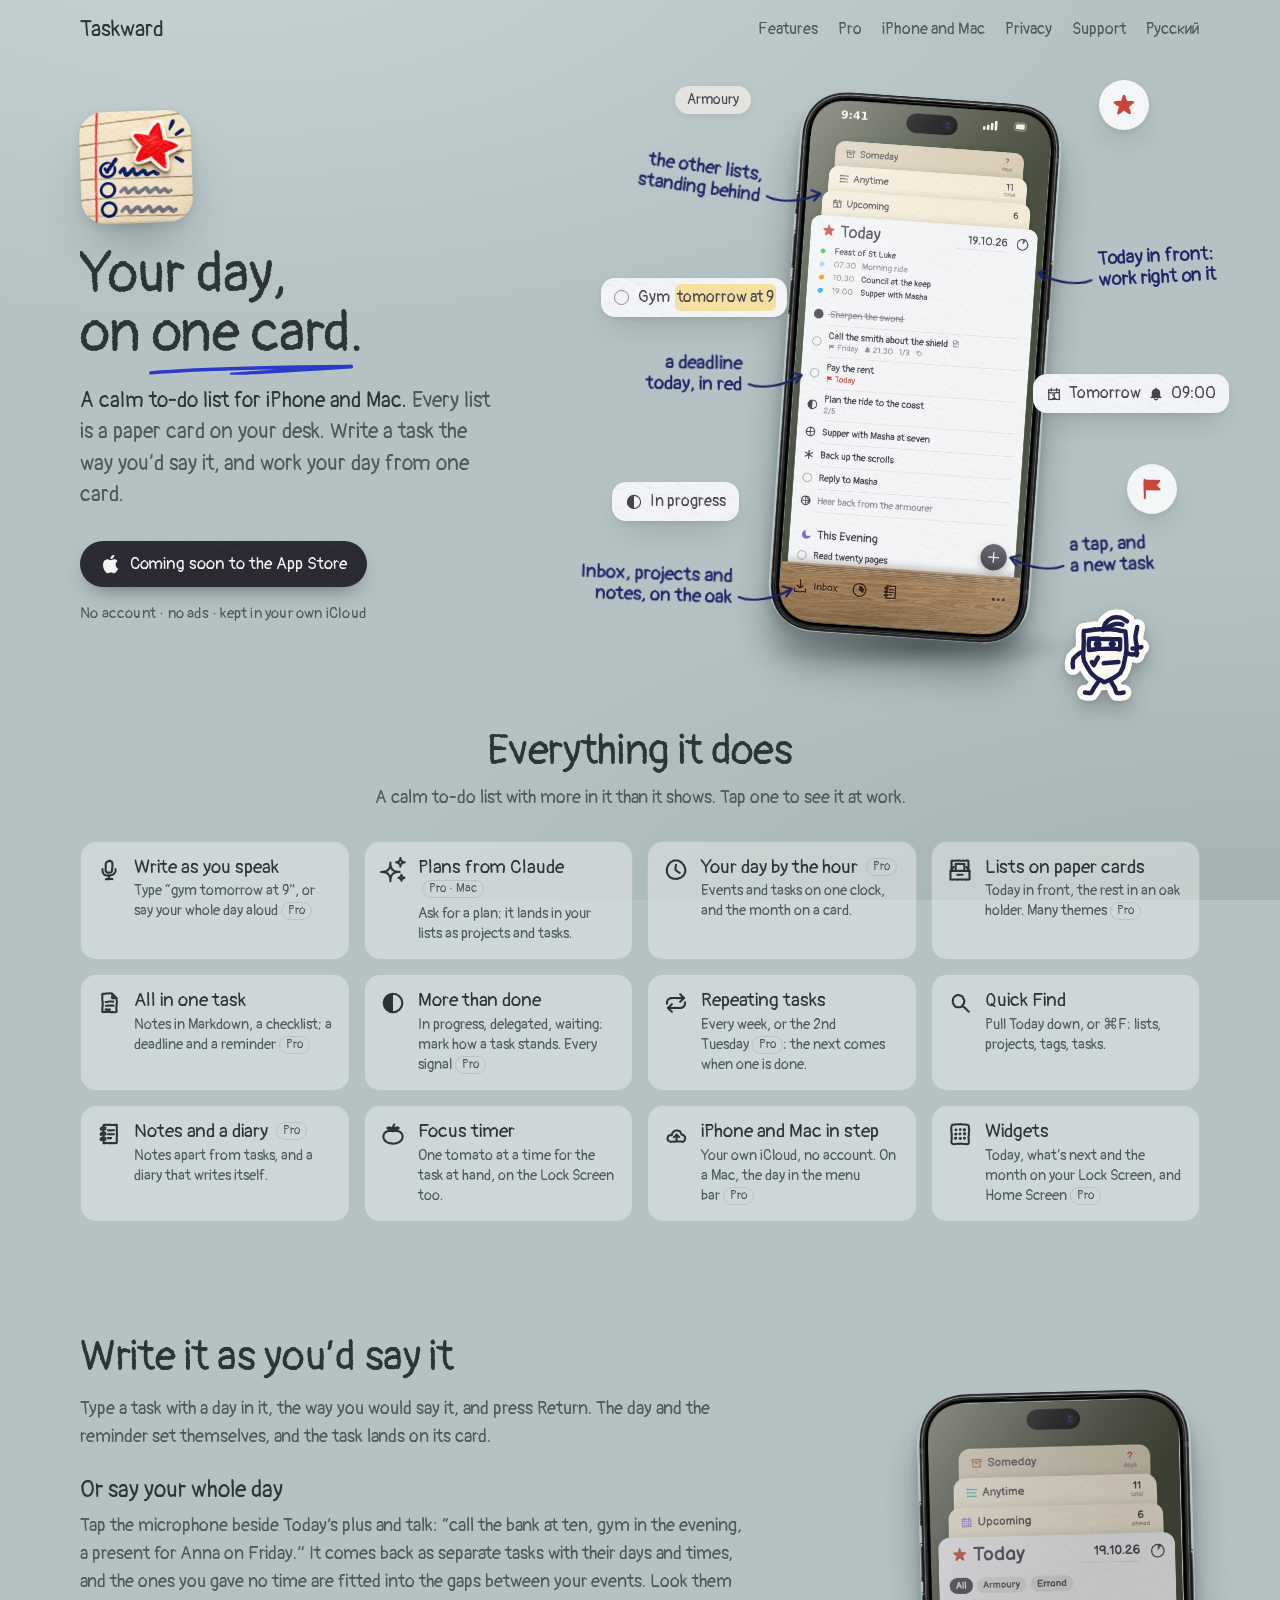
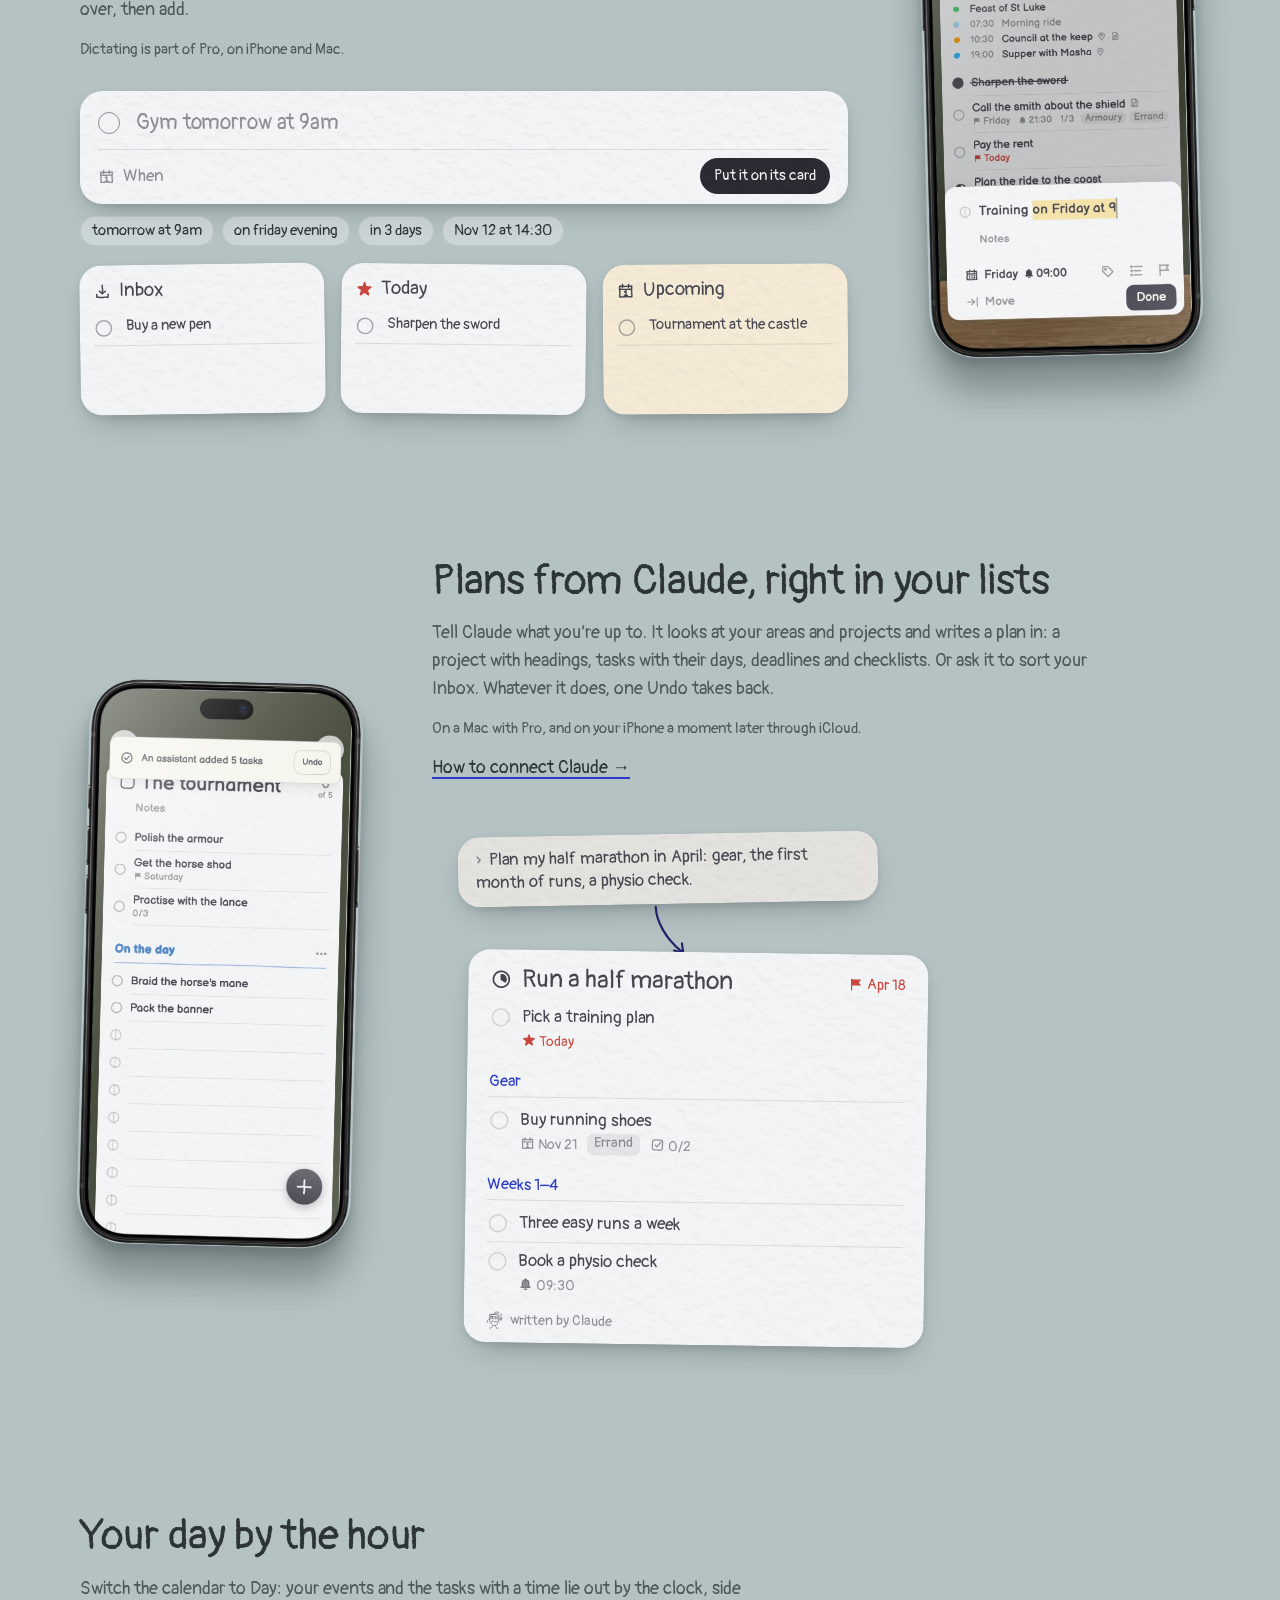
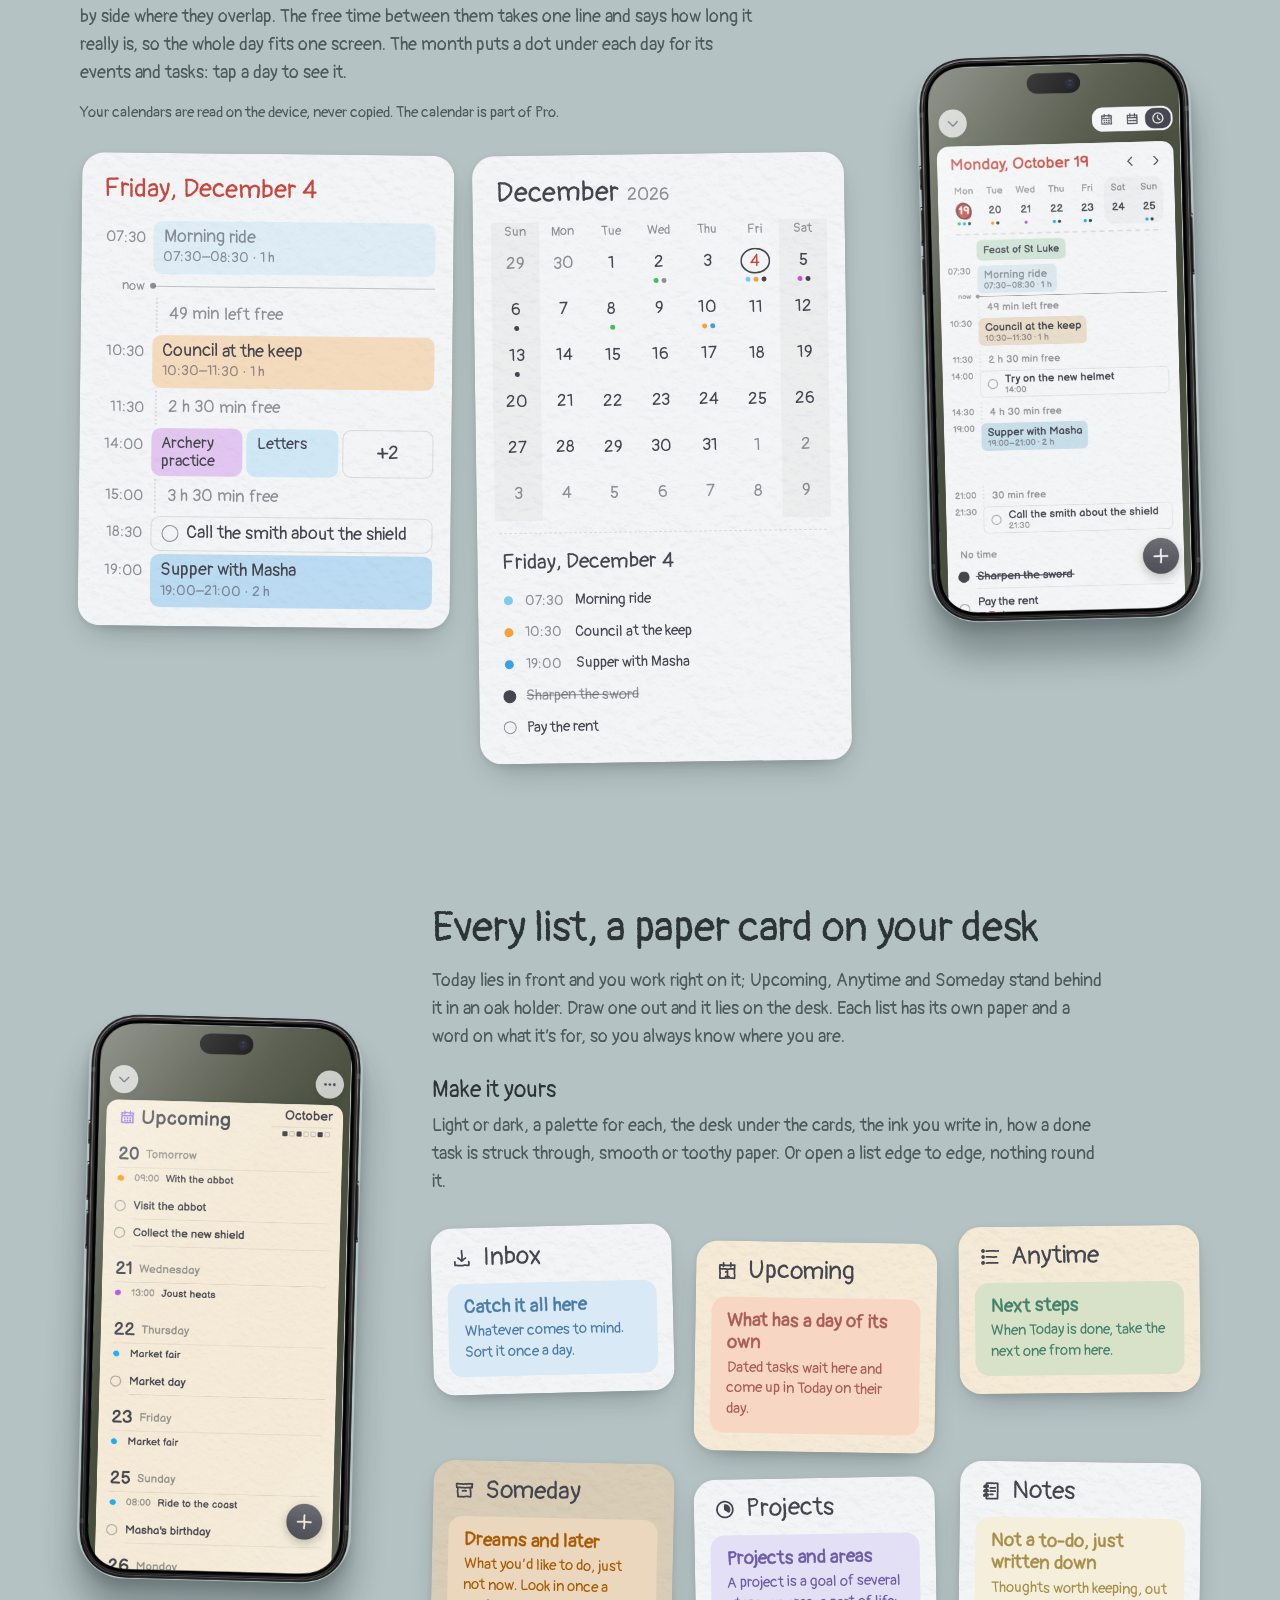
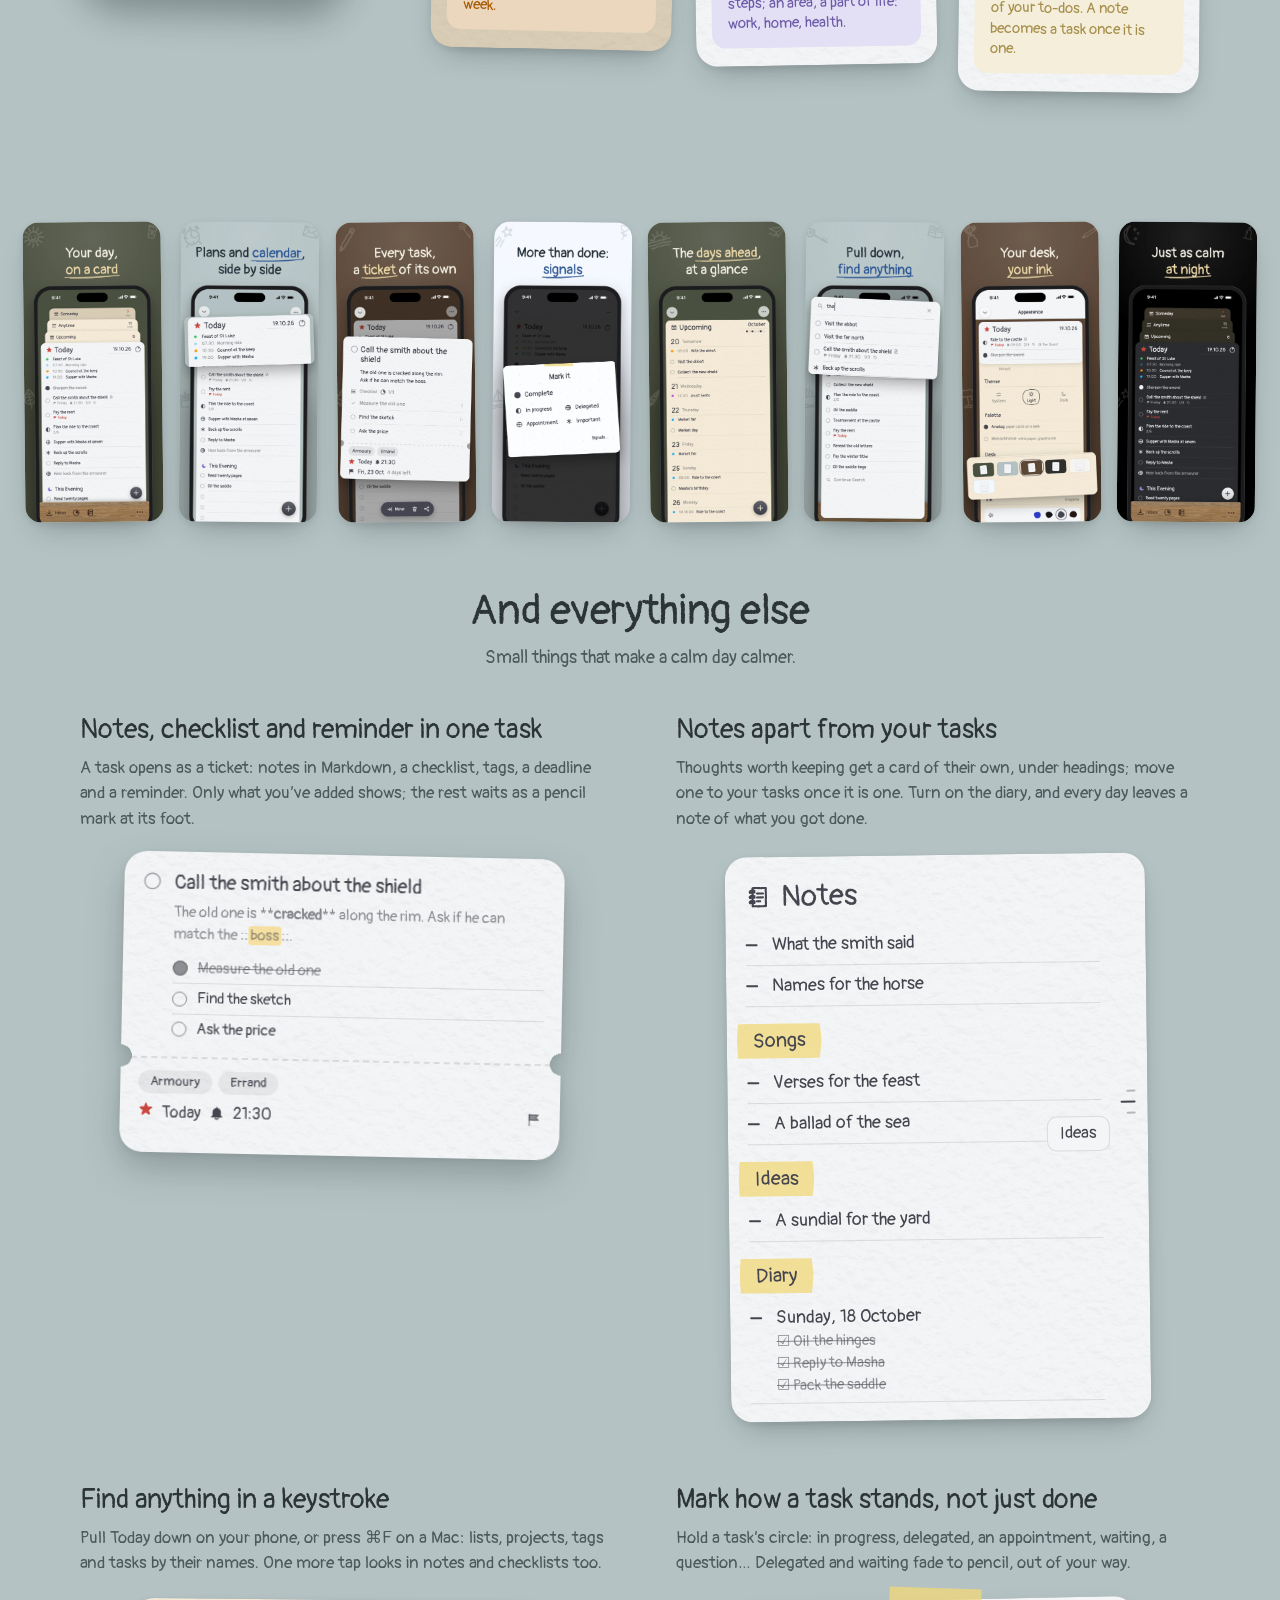
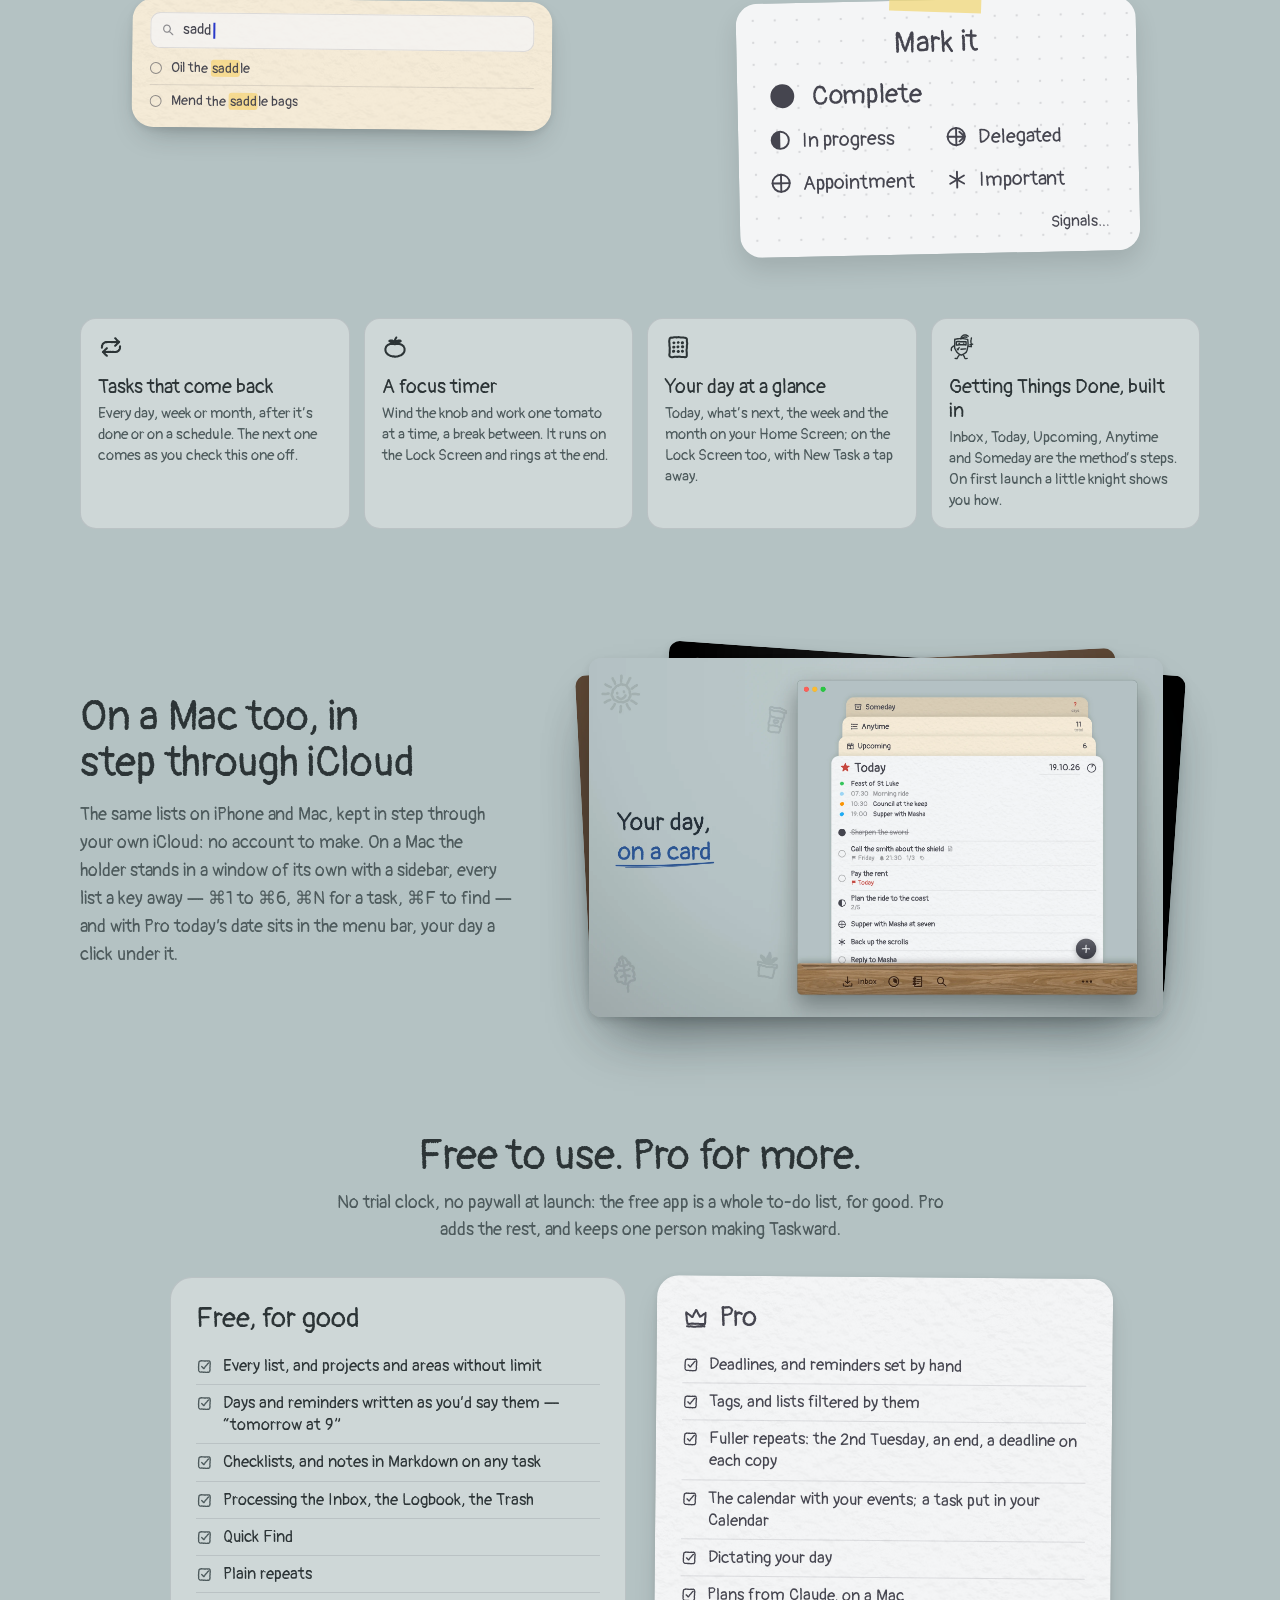
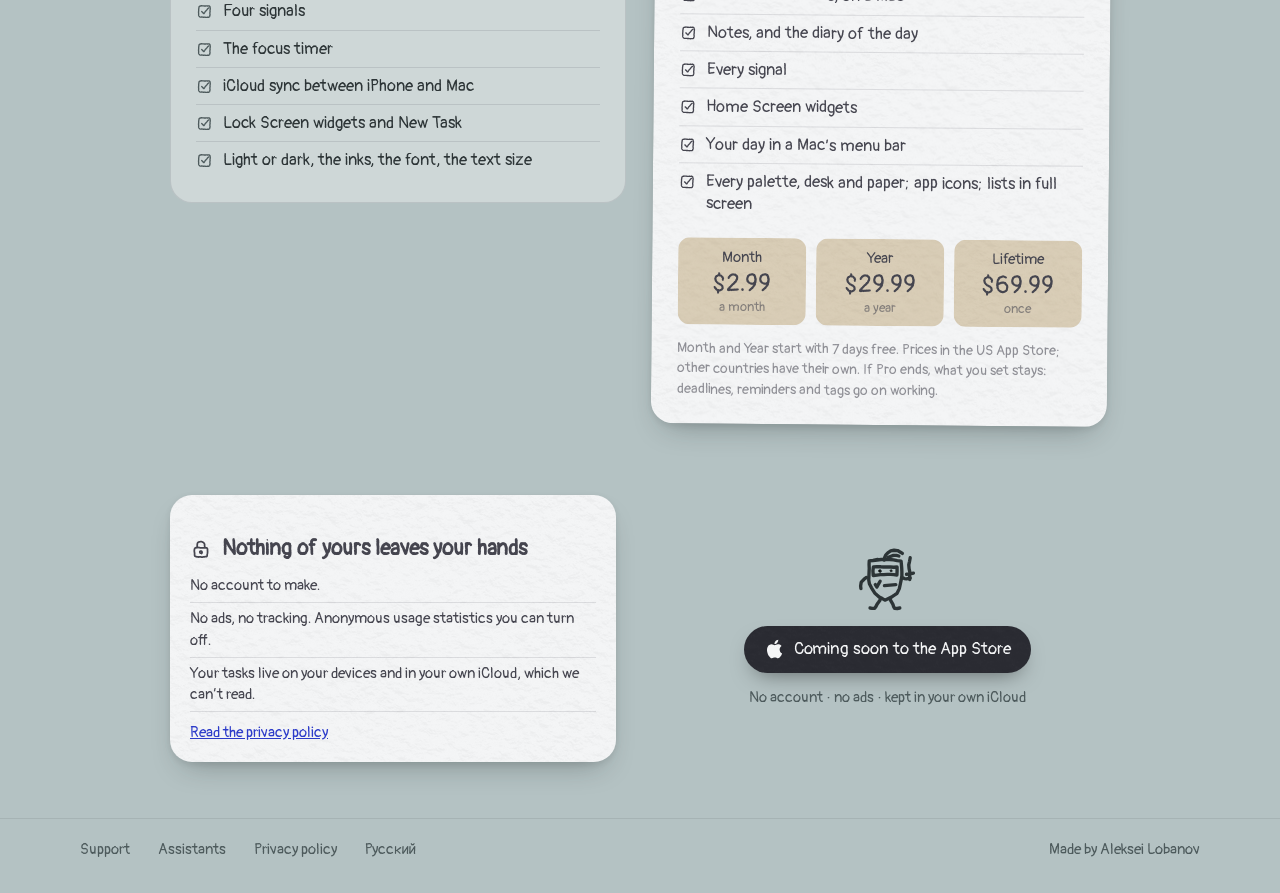
<file: index.html>
<!doctype html>
<html lang="en">
<head>
<meta charset="utf-8">
<meta name="viewport" content="width=device-width, initial-scale=1">
<title>Taskward: a calm to-do list on paper cards</title>
<meta name="description" content="A calm to-do list for iPhone and Mac. Every list is a paper card on your desk: Today in front, the rest in a wooden holder behind it.">
<link rel="canonical" href="https://alobanov.github.io/taskward/">
<link rel="alternate" hreflang="en" href="https://alobanov.github.io/taskward/">
<link rel="alternate" hreflang="ru" href="https://alobanov.github.io/taskward/ru/">
<link rel="alternate" hreflang="x-default" href="https://alobanov.github.io/taskward/">
<meta property="og:title" content="Taskward: a calm to-do list on paper cards">
<meta property="og:description" content="A calm to-do list for iPhone and Mac. Every list is a paper card on your desk: Today in front, the rest in a wooden holder behind it.">
<meta property="og:image" content="https://alobanov.github.io/taskward/img/og-en.jpg">
<meta property="og:image:width" content="1200">
<meta property="og:image:height" content="630">
<meta name="twitter:card" content="summary_large_image">
<meta name="theme-color" content="#b4c2c3">
<link rel="icon" href="img/favicon.png" type="image/png">
<link rel="apple-touch-icon" href="img/apple-touch-icon.png">
<link rel="preconnect" href="https://fonts.googleapis.com">
<link rel="preconnect" href="https://fonts.gstatic.com" crossorigin>
<link href="https://fonts.googleapis.com/css2?family=Pangolin&amp;subset=cyrillic&amp;display=swap" rel="stylesheet">
<link rel="stylesheet" href="style.css?v=92c713bb">
<style>:root { --grain: url(img/grain.webp); }</style>
<script src="when.js?v=92c713bb" defer></script>
<script src="app.js?v=92c713bb" defer></script>
</head>
<body>
<header class="wrap top">
<a class="brand" href="./"><img src="img/icon.png" alt="" width="40" height="40">Taskward</a>
<nav aria-label="Sections"><a class="hide-sm" href="./#all">Features</a><a class="hide-sm" href="./#pro">Pro</a><a class="hide-sm" href="./#mac">iPhone and Mac</a><a class="hide-sm" href="privacy/">Privacy</a><a href="support/">Support</a><a href="ru/" lang="ru">Русский</a></nav>
</header>
<main>
<section class="hero"><div class="wrap hero-in">
<div class="hero-words">
<img class="hero-icon" src="img/icon.png" alt="Taskward" width="112" height="112">
<h1 class="written"><span class="pen" style="--i:0">Your day,</span><span class="pen" style="--i:1">on <span class="under">one card<svg viewBox="0 0 300 24" preserveAspectRatio="none" aria-hidden="true"><path d="M4 17 C 70 11, 170 9, 292 8 C 230 12, 170 15, 120 19"/></svg></span>.</span></h1>
<p class="lede"><b>A calm to-do list for iPhone and Mac.</b> Every list is a paper card on your desk. Write a task the way you’d say it, and work your day from one card.</p>
<span class="button soon"><svg class="icon" viewBox="0 0 17 20" aria-hidden="true"><path fill="currentColor" d="M14.07 10.63c-.02-2.33 1.9-3.45 1.99-3.51-1.08-1.58-2.77-1.8-3.37-1.82-1.43-.15-2.8.84-3.53.84-.73 0-1.85-.82-3.05-.8-1.57.03-3.02.92-3.83 2.33-1.63 2.83-.42 7.02 1.17 9.32.78 1.12 1.71 2.38 2.93 2.34 1.18-.05 1.62-.76 3.05-.76 1.42 0 1.82.76 3.06.74 1.27-.03 2.07-1.14 2.84-2.27.9-1.31 1.27-2.58 1.29-2.64-.03-.01-2.47-.95-2.49-3.77zM11.77 3.79c.65-.79 1.09-1.88.97-2.97-.94.04-2.07.62-2.74 1.41-.6.7-1.13 1.81-.99 2.88 1.05.08 2.11-.53 2.76-1.32z"/></svg>Coming soon to the App Store</span>
<p class="small">No account · no ads · kept in your own iCloud</p>
</div>
<div class="scene" aria-hidden="true">
<div class="rig">
<div class="phone"><div class="screen"><img src="img/en-home.webp" alt="" width="786" height="1708" fetchpriority="high">
<div class="bar"><b>9:41</b><svg viewBox="0 0 52 12"><g fill="#f4f1e8"><rect x="0" y="8" width="3" height="4" rx="1"/><rect x="4.5" y="6" width="3" height="6" rx="1"/><rect x="9" y="3.5" width="3" height="8.5" rx="1"/><rect x="13.5" y="1" width="3" height="11" rx="1"/><rect x="36.5" y="1.5" width="13" height="9" rx="2.5" fill="none" stroke="#f4f1e8" stroke-opacity=".5"/><rect x="38" y="3" width="10" height="6" rx="1.3"/></g></svg></div></div>
<div class="glass"></div></div>
<div class="pen-notes"><p class="pen-note l" style="--x:11.4%;--y:19.5%;--r:4deg"><svg class="arrow" viewBox="0 0 64 40" aria-hidden="true"><path d="M3 31 C 17 36, 41 33, 61 20"/><path d="M51 17.5 L 61.5 19.8 L 55.5 28.5"/></svg><span>the other lists, standing behind</span></p><p class="pen-note r" style="--x:92.5%;--y:31.3%;--r:-7deg"><svg class="arrow" viewBox="0 0 64 40" aria-hidden="true"><path d="M3 31 C 17 36, 41 33, 61 20"/><path d="M51 17.5 L 61.5 19.8 L 55.5 28.5"/></svg><span>Today in front: work right on it</span></p><p class="pen-note l" style="--x:9.0%;--y:52.9%;--r:-3deg"><svg class="arrow" viewBox="0 0 64 40" aria-hidden="true"><path d="M3 31 C 17 36, 41 33, 61 20"/><path d="M51 17.5 L 61.5 19.8 L 55.5 28.5"/></svg><span>a deadline today, in red</span></p><p class="pen-note r" style="--x:89.6%;--y:83.6%;--r:-6deg"><svg class="arrow" viewBox="0 0 64 40" aria-hidden="true"><path d="M3 31 C 17 36, 41 33, 61 20"/><path d="M51 17.5 L 61.5 19.8 L 55.5 28.5"/></svg><span>a tap, and a new task</span></p><p class="pen-note l" style="--x:11.0%;--y:92.0%;--r:-2deg"><svg class="arrow" viewBox="0 0 64 40" aria-hidden="true"><path d="M3 31 C 17 36, 41 33, 61 20"/><path d="M51 17.5 L 61.5 19.8 L 55.5 28.5"/></svg><span>Inbox, projects and notes, on the oak</span></p></div>
</div>
<div class="float paper chip smart" style="--r:-4deg;top:35%;left:-5%"><span class="ring"></span>Gym <mark>tomorrow at 9</mark></div>
<div class="float paper chip when" style="--r:3deg;top:51%;right:-5%;animation-delay:-2s"><svg class="icon" aria-hidden="true"><use href="img/icons.svg#today"/></svg>Tomorrow<svg class="icon" aria-hidden="true"><use href="img/icons.svg#reminderFilled"/></svg>09:00</div>
<div class="float paper chip progress" style="--r:2deg;top:69%;left:-3%;animation-delay:-4s"><svg viewBox="0 0 30 30" class="sig"><circle class="ring" cx="15" cy="15" r="11"/><path class="solid" d="M15 4a11 11 0 0 0 0 22z"/></svg>In progress</div>
<div class="float tag" style="--r:-6deg;top:3%;left:8%;animation-delay:-3s">Armoury</div>
<span class="float doodle star" style="--r:12deg;top:2%;right:9%;animation-delay:-1s"><svg class="icon" aria-hidden="true"><use href="img/icons.svg#favoriteFilled"/></svg></span>
<span class="float doodle flag" style="--r:-10deg;top:66%;right:4%;animation-delay:-5s"><svg class="icon" aria-hidden="true"><use href="img/icons.svg#flagFilled"/></svg></span>
<span class="knight"><svg class="sticker" viewBox="-3 -3 46 46" aria-hidden="true"><g class="edge"><path d="M8.9 8.0L11.2 7.8L13.9 7.5L16.4 7.2L19.1 7.2L21.7 7.2L24.1 7.4L26.4 7.9L28.8 8.2L29.0 10.3L29.2 12.6L29.3 14.9L29.3 17.4L28.9 19.8L28.4 22.2L27.7 25.4L26.3 28.3L24.6 29.5L22.8 30.7L20.6 31.7L18.7 32.6L17.1 31.6L15.2 30.7L13.7 29.4L12.3 28.1L10.3 24.9L9.0 22.4L8.6 20.0L8.7 17.5L8.8 15.1L8.9 12.7L8.8 10.3L8.9 8.0L11.3 7.7L14.1 7.2"/><path d="M18.2 7.6L18.5 6.1L19.2 4.4L20.5 3.0L22.3 1.8L24.4 1.4L26.6 1.6L28.4 2.6L29.6 3.4"/><path d="M20.6 6.0L22.1 5.3L24.0 4.6L25.9 4.6L27.4 5.0"/><path d="M11.5 11.8L13.7 11.7L15.8 11.8L17.9 11.9L20.0 11.8L22.1 11.9L24.2 12.0L26.3 11.9L26.3 14.5L26.2 16.9L24.3 16.6L22.3 16.5L20.2 16.5L18.0 16.6L15.8 16.6L13.7 16.9L11.4 17.2L11.2 14.3L11.5 11.8L13.8 11.6L16.0 11.6"/><path d="M16.3 14.4L16.3 14.7L16.2 15.0L16.0 15.2L15.7 15.3L15.5 15.2L15.3 15.1L15.1 15.0L15.0 14.9L14.8 14.7L14.7 14.5L14.7 14.1L14.9 13.8L15.2 13.7L15.4 13.6L15.6 13.5L15.8 13.5L16.1 13.7L16.2 13.9L16.3 14.1L16.3 14.4L16.3 14.7L16.2 15.0"/><path d="M23.2 14.5L23.1 14.6L23.0 14.7L22.8 14.7L22.7 14.8L22.4 14.8L22.2 14.8L22.2 14.8L22.1 14.6L21.9 14.4L21.8 14.3L21.8 14.2L22.0 14.0L22.2 13.8L22.3 13.7L22.5 13.6L22.8 13.6L23.0 13.9L23.1 14.1L23.3 14.3L23.2 14.5L23.1 14.5L23.0 14.6"/><path d="M12.7 22.9L13.7 24.4L14.6 22.7L15.7 20.8"/><path d="M18.4 23.5L25.5 22.9"/><path d="M29.9 18.7L30.9 19.1L32.2 19.3L33.6 19.0L34.5 18.7"/><path d="M34.2 19.7L34.1 16.4"/><path d="M32.2 16.4L34.4 16.2L36.5 15.7"/><path d="M34.3 15.2L33.8 12.9L33.6 10.6L34.1 8.3L34.5 6.1"/><path d="M7.2 18.4L5.7 19.5L3.9 21.3L3.5 23.7L3.7 25.4"/><path d="M15.7 32.5L14.8 33.8L13.7 35.3L13.1 36.6L12.3 37.7L10.7 37.7L9.4 37.5"/><path d="M22.0 32.3L22.8 33.7L23.7 35.2L24.1 36.5L24.7 37.7L26.4 37.8L28.0 37.5"/><path class="body" d="M8.9 8.0L11.2 7.8L13.9 7.5L16.4 7.2L19.1 7.2L21.7 7.2L24.1 7.4L26.4 7.9L28.8 8.2L29.0 10.3L29.2 12.6L29.3 14.9L29.3 17.4L28.9 19.8L28.4 22.2L27.7 25.4L26.3 28.3L24.6 29.5L22.8 30.7L20.6 31.7L18.7 32.6L17.1 31.6L15.2 30.7L13.7 29.4L12.3 28.1L10.3 24.9L9.0 22.4L8.6 20.0L8.7 17.5L8.8 15.1L8.9 12.7L8.8 10.3L8.9 8.0L11.3 7.7L14.1 7.2"/></g><path class="shield" d="M8.9 8.0L11.2 7.8L13.9 7.5L16.4 7.2L19.1 7.2L21.7 7.2L24.1 7.4L26.4 7.9L28.8 8.2L29.0 10.3L29.2 12.6L29.3 14.9L29.3 17.4L28.9 19.8L28.4 22.2L27.7 25.4L26.3 28.3L24.6 29.5L22.8 30.7L20.6 31.7L18.7 32.6L17.1 31.6L15.2 30.7L13.7 29.4L12.3 28.1L10.3 24.9L9.0 22.4L8.6 20.0L8.7 17.5L8.8 15.1L8.9 12.7L8.8 10.3L8.9 8.0L11.3 7.7L14.1 7.2"/><g class="ink"><path d="M8.9 8.0L11.2 7.8L13.9 7.5L16.4 7.2L19.1 7.2L21.7 7.2L24.1 7.4L26.4 7.9L28.8 8.2L29.0 10.3L29.2 12.6L29.3 14.9L29.3 17.4L28.9 19.8L28.4 22.2L27.7 25.4L26.3 28.3L24.6 29.5L22.8 30.7L20.6 31.7L18.7 32.6L17.1 31.6L15.2 30.7L13.7 29.4L12.3 28.1L10.3 24.9L9.0 22.4L8.6 20.0L8.7 17.5L8.8 15.1L8.9 12.7L8.8 10.3L8.9 8.0L11.3 7.7L14.1 7.2"/><path d="M18.2 7.6L18.5 6.1L19.2 4.4L20.5 3.0L22.3 1.8L24.4 1.4L26.6 1.6L28.4 2.6L29.6 3.4"/><path d="M20.6 6.0L22.1 5.3L24.0 4.6L25.9 4.6L27.4 5.0"/><path d="M11.5 11.8L13.7 11.7L15.8 11.8L17.9 11.9L20.0 11.8L22.1 11.9L24.2 12.0L26.3 11.9L26.3 14.5L26.2 16.9L24.3 16.6L22.3 16.5L20.2 16.5L18.0 16.6L15.8 16.6L13.7 16.9L11.4 17.2L11.2 14.3L11.5 11.8L13.8 11.6L16.0 11.6"/><path d="M16.3 14.4L16.3 14.7L16.2 15.0L16.0 15.2L15.7 15.3L15.5 15.2L15.3 15.1L15.1 15.0L15.0 14.9L14.8 14.7L14.7 14.5L14.7 14.1L14.9 13.8L15.2 13.7L15.4 13.6L15.6 13.5L15.8 13.5L16.1 13.7L16.2 13.9L16.3 14.1L16.3 14.4L16.3 14.7L16.2 15.0"/><path d="M23.2 14.5L23.1 14.6L23.0 14.7L22.8 14.7L22.7 14.8L22.4 14.8L22.2 14.8L22.2 14.8L22.1 14.6L21.9 14.4L21.8 14.3L21.8 14.2L22.0 14.0L22.2 13.8L22.3 13.7L22.5 13.6L22.8 13.6L23.0 13.9L23.1 14.1L23.3 14.3L23.2 14.5L23.1 14.5L23.0 14.6"/><path d="M12.7 22.9L13.7 24.4L14.6 22.7L15.7 20.8"/><path d="M18.4 23.5L25.5 22.9"/><path d="M29.9 18.7L30.9 19.1L32.2 19.3L33.6 19.0L34.5 18.7"/><path d="M34.2 19.7L34.1 16.4"/><path d="M32.2 16.4L34.4 16.2L36.5 15.7"/><path d="M34.3 15.2L33.8 12.9L33.6 10.6L34.1 8.3L34.5 6.1"/><path d="M7.2 18.4L5.7 19.5L3.9 21.3L3.5 23.7L3.7 25.4"/><path d="M15.7 32.5L14.8 33.8L13.7 35.3L13.1 36.6L12.3 37.7L10.7 37.7L9.4 37.5"/><path d="M22.0 32.3L22.8 33.7L23.7 35.2L24.1 36.5L24.7 37.7L26.4 37.8L28.0 37.5"/><path class="eye" d="M16.3 14.4L16.3 14.7L16.2 15.0L16.0 15.2L15.7 15.3L15.5 15.2L15.3 15.1L15.1 15.0L15.0 14.9L14.8 14.7L14.7 14.5L14.7 14.1L14.9 13.8L15.2 13.7L15.4 13.6L15.6 13.5L15.8 13.5L16.1 13.7L16.2 13.9L16.3 14.1Z"/><path class="eye" d="M23.2 14.5L23.1 14.6L23.0 14.7L22.8 14.7L22.7 14.8L22.4 14.8L22.2 14.8L22.2 14.8L22.1 14.6L21.9 14.4L21.8 14.3L21.8 14.2L22.0 14.0L22.2 13.8L22.3 13.7L22.5 13.6L22.8 13.6L23.0 13.9L23.1 14.1L23.3 14.3Z"/></g></svg></span>
</div>
</div></section>

<section class="part" id="all"><div class="wrap">
<h2 class="part-h">Everything it does</h2><p class="part-say">A calm to-do list with more in it than it shows. Tap one to see it at work.</p>
<ul class="tiles"><li><a class="tile" href="#speak"><svg class="icon" aria-hidden="true"><use href="img/icons.svg#voice"/></svg><b>Write as you speak</b><span>Type “gym tomorrow at 9”, or say your whole day <em class=keep>aloud <i class=pro>Pro</i></em></span></a></li><li><a class="tile" href="#claude"><svg class="icon" aria-hidden="true"><use href="img/icons.svg#magic"/></svg><b>Plans from Claude <i class=pro>Pro · Mac</i></b><span>Ask for a plan; it lands in your lists as projects and tasks.</span></a></li><li><a class="tile" href="#day"><svg class="icon" aria-hidden="true"><use href="img/icons.svg#time"/></svg><b>Your day by the hour <i class=pro>Pro</i></b><span>Events and tasks on one clock, and the month on a card.</span></a></li><li><a class="tile" href="#paper"><svg class="icon" aria-hidden="true"><use href="img/icons.svg#cardFile"/></svg><b>Lists on paper cards</b><span>Today in front, the rest in an oak holder. Many <em class=keep>themes <i class=pro>Pro</i></em></span></a></li><li><a class="tile" href="#ticket"><svg class="icon" aria-hidden="true"><use href="img/icons.svg#note"/></svg><b>All in one task</b><span>Notes in Markdown, a checklist; a deadline and a <em class=keep>reminder <i class=pro>Pro</i></em></span></a></li><li><a class="tile" href="#signals"><svg class="sig" viewBox="0 0 24 24" aria-hidden="true"><circle class="ring" cx="12" cy="12" r="8.6"/><path class="solid" d="M12 3.4a8.6 8.6 0 0 0 0 17.2z"/></svg><b>More than done</b><span>In progress, delegated, waiting: mark how a task stands. Every <em class=keep>signal <i class=pro>Pro</i></em></span></a></li><li><a class="tile" href="#repeat"><svg class="icon" aria-hidden="true"><use href="img/icons.svg#repeat"/></svg><b>Repeating tasks</b><span>Every week, or the 2nd <em class=keep>Tuesday <i class=pro>Pro</i></em>: the next comes when one is done.</span></a></li><li><a class="tile" href="#find"><svg class="icon" aria-hidden="true"><use href="img/icons.svg#search"/></svg><b>Quick Find</b><span>Pull Today down, or ⌘F: lists, projects, tags, tasks.</span></a></li><li><a class="tile" href="#notes"><svg class="icon" aria-hidden="true"><use href="img/icons.svg#notebook"/></svg><b>Notes and a diary <i class=pro>Pro</i></b><span>Notes apart from tasks, and a diary that writes itself.</span></a></li><li><a class="tile" href="#focus"><svg class="icon" aria-hidden="true"><use href="img/icons.svg#tomato"/></svg><b>Focus timer</b><span>One tomato at a time for the task at hand, on the Lock Screen too.</span></a></li><li><a class="tile" href="#mac"><svg class="icon" aria-hidden="true"><use href="img/icons.svg#backup"/></svg><b>iPhone and Mac in step</b><span>Your own iCloud, no account. On a Mac, the day in the menu <em class=keep>bar <i class=pro>Pro</i></em></span></a></li><li><a class="tile" href="#widgets"><svg class="icon" aria-hidden="true"><use href="img/icons.svg#paperDots"/></svg><b>Widgets</b><span>Today, what’s next and the month on your Lock Screen, and Home <em class=keep>Screen <i class=pro>Pro</i></em></span></a></li></ul>
</div></section>

<section class="part features"><div class="wrap">

<article class="feature hl" id="speak">
<div class="say"><h2>Write it as you’d say it</h2><p>Type a task with a day in it, the way you would say it, and press Return. The day and the reminder set themselves, and the task lands on its card.</p>
<h3>Or say your whole day</h3><p>Tap the microphone beside Today’s plus and talk: “call the bank at ten, gym in the evening, a present for Anna on Friday.” It comes back as separate tasks with their days and times, and the ones you gave no time are fitted into the gaps between your events. Look them over, then add.</p><p class="aside">Dictating is part of Pro, on iPhone and Mac.</p></div>
<div class="vphone" aria-hidden="true"><div class="phone"><div class="screen"><video autoplay muted loop playsinline preload="metadata" poster="img/en-v-speak.webp"><source src="img/en-v-speak.mp4" type="video/mp4"></video></div><div class="glass"></div></div></div>
<div class="hl-demo">
<div class="try" data-lang="en" data-words="{&quot;base&quot;: &quot;Gym &quot;, &quot;evening&quot;: &quot;This Evening&quot;, &quot;when&quot;: &quot;When&quot;, &quot;today&quot;: &quot;Today&quot;, &quot;tomorrow&quot;: &quot;Tomorrow&quot;, &quot;seed&quot;: {&quot;inbox&quot;: [&quot;Buy a new pen&quot;], &quot;today&quot;: [&quot;Sharpen the sword&quot;], &quot;upcoming&quot;: [&quot;Tournament at the castle&quot;]}, &quot;icons&quot;: {&quot;today&quot;: &quot;<svg class=\&quot;icon\&quot; aria-hidden=\&quot;true\&quot;><use href=\&quot;img/icons.svg#today\&quot;/></svg>&quot;, &quot;moon&quot;: &quot;<svg class=\&quot;icon\&quot; aria-hidden=\&quot;true\&quot;><use href=\&quot;img/icons.svg#darkThemeFilled\&quot;/></svg>&quot;, &quot;bell&quot;: &quot;<svg class=\&quot;icon\&quot; aria-hidden=\&quot;true\&quot;><use href=\&quot;img/icons.svg#reminderFilled\&quot;/></svg>&quot;, &quot;star&quot;: &quot;<svg class=\&quot;icon\&quot; aria-hidden=\&quot;true\&quot;><use href=\&quot;img/icons.svg#favoriteFilled\&quot;/></svg>&quot;, &quot;inbox&quot;: &quot;<svg class=\&quot;icon\&quot; aria-hidden=\&quot;true\&quot;><use href=\&quot;img/icons.svg#export\&quot;/></svg>&quot;}}">
<form class="paper newcard" autocomplete="off">
<label class="field"><span class="ring" aria-hidden="true"></span>
<span class="line"><span class="mirror" aria-hidden="true"></span>
<input class="title" type="text" maxlength="70" enterkeyhint="done" aria-label="Gym tomorrow at 9am" placeholder="Gym tomorrow at 9am"></span></label>
<div class="foot"><span class="chip"></span><button class="put" type="submit">Put it on its card</button></div>
</form>
<div class="examples"><button type="button" class="example">tomorrow at 9am</button><button type="button" class="example">on friday evening</button><button type="button" class="example">in 3 days</button><button type="button" class="example">Nov 12 at 14:30</button></div>
<div class="desk3">
<div class="paper mini" data-list="inbox"><div class="head"><svg class="icon" aria-hidden="true"><use href="img/icons.svg#export"/></svg>Inbox</div><ul class="rows"></ul></div>
<div class="paper mini" data-list="today"><div class="head"><svg class="icon" style="color:var(--seal)" aria-hidden="true"><use href="img/icons.svg#favoriteFilled"/></svg>Today</div><ul class="rows"></ul></div>
<div class="paper cream mini" data-list="upcoming"><div class="head"><svg class="icon" aria-hidden="true"><use href="img/icons.svg#today"/></svg>Upcoming</div><ul class="rows"></ul></div>
</div>
</div>
</div>
</article>

<article class="feature hl flip" id="claude">
<div class="say"><h2>Plans from Claude, right in your lists</h2><p>Tell Claude what you’re up to. It looks at your areas and projects and writes a plan in: a project with headings, tasks with their days, deadlines and checklists. Or ask it to sort your Inbox. Whatever it does, one Undo takes back.</p>
<p class="aside">On a Mac with Pro, and on your iPhone a moment later through iCloud.</p>
<p class="more-link"><a href="assistants/">How to connect Claude →</a></p></div>
<div class="vphone" aria-hidden="true"><div class="phone"><div class="screen"><video autoplay muted loop playsinline preload="metadata" poster="img/en-v-claude.webp"><source src="img/en-v-claude.mp4" type="video/mp4"></video></div><div class="glass"></div></div></div>
<div class="hl-demo plan"><div class="paper grey ask"><span class="chev">›</span>Plan my half marathon in April: gear, the first month of runs, a physio check.</div><svg class="arrow" viewBox="0 0 64 40" aria-hidden="true"><path d="M3 31 C 17 36, 41 33, 61 20"/><path d="M51 17.5 L 61.5 19.8 L 55.5 28.5"/></svg><div class="paper plan-card"><div class="plan-head"><svg class="icon" aria-hidden="true"><use href="img/icons.svg#project"/></svg><span>Run a half marathon</span><span class="due"><svg class="icon" aria-hidden="true"><use href="img/icons.svg#flagFilled"/></svg>Apr 18</span></div><ul class="rows"><li class="row"><span class="signal static"><svg viewBox="0 0 24 24"><circle class="ring" cx="12" cy="12" r="9.2"/><circle class="fill" cx="12" cy="12" r="9.2"/></svg></span><div><div class="title">Pick a training plan</div><div class="print"><span class="today"><svg class="icon" aria-hidden="true"><use href="img/icons.svg#favoriteFilled"/></svg>Today</span></div></div></li></ul><h4 class="plan-heading">Gear</h4><ul class="rows"><li class="row"><span class="signal static"><svg viewBox="0 0 24 24"><circle class="ring" cx="12" cy="12" r="9.2"/><circle class="fill" cx="12" cy="12" r="9.2"/></svg></span><div><div class="title">Buy running shoes</div><div class="print"><span><svg class="icon" aria-hidden="true"><use href="img/icons.svg#today"/></svg>Nov 21</span><span class="tagword">Errand</span><span><svg class="icon" aria-hidden="true"><use href="img/icons.svg#check"/></svg>0/2</span></div></div></li></ul><h4 class="plan-heading">Weeks 1–4</h4><ul class="rows"><li class="row"><span class="signal static"><svg viewBox="0 0 24 24"><circle class="ring" cx="12" cy="12" r="9.2"/><circle class="fill" cx="12" cy="12" r="9.2"/></svg></span><div><div class="title">Three easy runs a week</div></div></li><li class="row"><span class="signal static"><svg viewBox="0 0 24 24"><circle class="ring" cx="12" cy="12" r="9.2"/><circle class="fill" cx="12" cy="12" r="9.2"/></svg></span><div><div class="title">Book a physio check</div><div class="print"><span><svg class="icon" aria-hidden="true"><use href="img/icons.svg#reminderFilled"/></svg>09:30</span></div></div></li></ul><p class="from"><svg class="icon" aria-hidden="true"><use href="img/icons.svg#knight"/></svg>written by Claude</p></div></div>
</article>

<article class="feature hl" id="day">
<div class="say"><h2>Your day by the hour</h2><p>Switch the calendar to Day: your events and the tasks with a time lie out by the clock, side by side where they overlap. The free time between them takes one line and says how long it really is, so the whole day fits one screen. The month puts a dot under each day for its events and tasks: tap a day to see it.</p><p class="aside">Your calendars are read on the device, never copied. The calendar is part of Pro.</p></div>
<div class="vphone" aria-hidden="true"><div class="phone"><div class="screen"><video autoplay muted loop playsinline preload="metadata" poster="img/en-v-day.webp"><source src="img/en-v-day.mp4" type="video/mp4"></video></div><div class="glass"></div></div></div>
<div class="hl-demo cal2">
<div class="paper dayplan"><h4 data-today>Monday, 19 October</h4><div class="dp-row"><span class="t">07:30</span><div class="blk over" style="--c:#7cc9f2"><b>Morning ride</b><i>07:30–08:30 · 1 h</i></div></div><div class="dp-now"><span class="t">now</span><span class="line"></span></div><div class="dp-free"><span class="t"></span><span class="dots"></span><span>49 min left free</span></div><div class="dp-row"><span class="t">10:30</span><div class="blk" style="--c:#f5a03c"><b>Council at the keep</b><i>10:30–11:30 · 1 h</i></div></div><div class="dp-free"><span class="t">11:30</span><span class="dots"></span><span>2 h 30 min free</span></div><div class="dp-row"><span class="t">14:00</span><div class="crowd"><div class="blk" style="--c:#b65ce0"><b>Archery practice</b></div><div class="blk" style="--c:#7cc9f2"><b>Letters</b></div><div class="blk more">+2</div></div></div><div class="dp-free"><span class="t">15:00</span><span class="dots"></span><span>3 h 30 min free</span></div><div class="dp-row"><span class="t">18:30</span><div class="blk task"><span class="o"></span><b>Call the smith about the shield</b></div></div><div class="dp-row"><span class="t">19:00</span><div class="blk" style="--c:#3aa0e8"><b>Supper with Masha</b><i>19:00–21:00 · 2 h</i></div></div></div>
<div class="paper month" data-lang="en" data-cal="{&quot;days&quot;: [[-2, [[&quot;09:00&quot;, &quot;Market day&quot;, &quot;#3fbf5a&quot;]], [[&quot;Oil the saddle&quot;, true]]], [0, [[&quot;07:30&quot;, &quot;Morning ride&quot;, &quot;#7cc9f2&quot;], [&quot;10:30&quot;, &quot;Council at the keep&quot;, &quot;#f5a03c&quot;], [&quot;19:00&quot;, &quot;Supper with Masha&quot;, &quot;#3aa0e8&quot;]], [[&quot;Sharpen the sword&quot;, true], [&quot;Pay the rent&quot;, false]]], [1, [[&quot;13:00&quot;, &quot;Joust heats&quot;, &quot;#b65ce0&quot;]], [[&quot;Call the smith about the shield&quot;, false]]], [2, [], [[&quot;Plan the ride to the coast&quot;, false]]], [4, [[&quot;&quot;, &quot;Feast of St Luke&quot;, &quot;#3fbf5a&quot;]], []], [6, [[&quot;18:00&quot;, &quot;Tourney feast&quot;, &quot;#f5a03c&quot;], [&quot;20:00&quot;, &quot;Night watch&quot;, &quot;#3aa0e8&quot;]], []], [9, [], [[&quot;Visit the far north&quot;, false]]]], &quot;empty&quot;: &quot;Nothing on this day&quot;}">
<div class="month-head"><b></b><span></span></div>
<div class="days" role="grid"></div>
<div class="tear" aria-hidden="true"></div>
<div class="day" aria-live="polite"><h4></h4><ul></ul></div>
</div>
</div>
</article>

<article class="feature hl flip" id="paper">
<div class="say"><h2>Every list, a paper card on your desk</h2><p>Today lies in front and you work right on it; Upcoming, Anytime and Someday stand behind it in an oak holder. Draw one out and it lies on the desk. Each list has its own paper and a word on what it’s for, so you always know where you are.</p>
<h3>Make it yours</h3><p>Light or dark, a palette for each, the desk under the cards, the ink you write in, how a done task is struck through, smooth or toothy paper. Or open a list edge to edge, nothing round it.</p></div>
<div class="vphone" aria-hidden="true"><div class="phone"><div class="screen"><video autoplay muted loop playsinline preload="metadata" poster="img/en-v-paper.webp"><source src="img/en-v-paper.mp4" type="video/mp4"></video></div><div class="glass"></div></div></div>
<div class="hl-demo"><div class="deck"><div class="paper white lcard" style="--r:-1.4deg;--marker:#4AA8F0;--pen:#487ba8"><div class="head"><svg class="icon" aria-hidden="true"><use href="img/icons.svg#export"/></svg>Inbox</div><div class="hint"><b>Catch it all here</b><span>Whatever comes to mind. Sort it once a day.</span></div></div><div class="paper cream lcard" style="--r:0.9deg;--marker:#FF6B5E;--pen:#ab5a57"><div class="head"><svg class="icon" aria-hidden="true"><use href="img/icons.svg#today"/></svg>Upcoming</div><div class="hint"><b>What has a day of its own</b><span>Dated tasks wait here and come up in Today on their day.</span></div></div><div class="paper cream lcard" style="--r:-0.6deg;--marker:#3FB27F;--pen:#428169"><div class="head"><svg class="icon" aria-hidden="true"><use href="img/icons.svg#list"/></svg>Anytime</div><div class="hint"><b>Next steps</b><span>When Today is done, take the next one from here.</span></div></div><div class="paper kraft lcard" style="--r:1.2deg;--marker:#FFA23A;--pen:#a85900"><div class="head"><svg class="icon" aria-hidden="true"><use href="img/icons.svg#archive"/></svg>Someday</div><div class="hint"><b>Dreams and later</b><span>What you’d like to do, just not now. Look in once a week.</span></div></div><div class="paper white lcard" style="--r:-1.0deg;--marker:#8B6CF0;--pen:#6c5aa8"><div class="head"><svg class="icon" aria-hidden="true"><use href="img/icons.svg#project"/></svg>Projects</div><div class="hint"><b>Projects and areas</b><span>A project is a goal of several steps; an area, a part of life: work, home, health.</span></div></div><div class="paper white lcard" style="--r:0.7deg;--marker:#F6C945;--pen:#a68e4a"><div class="head"><svg class="icon" aria-hidden="true"><use href="img/icons.svg#notebook"/></svg>Notes</div><div class="hint"><b>Not a to-do, just written down</b><span>Thoughts worth keeping, out of your to-dos. A note becomes a task once it is one.</span></div></div></div></div>
</article>

</div></section>

<section class="part" id="real"><div class="wrap">
<div class="shelf"><img src="img/en-iphone-1.webp" alt="Taskward on iPhone" width="760" height="1651" loading="lazy"><img src="img/en-iphone-2.webp" alt="Taskward on iPhone" width="760" height="1651" loading="lazy"><img src="img/en-iphone-3.webp" alt="Taskward on iPhone" width="760" height="1651" loading="lazy"><img src="img/en-iphone-4.webp" alt="Taskward on iPhone" width="760" height="1651" loading="lazy"><img src="img/en-iphone-5.webp" alt="Taskward on iPhone" width="760" height="1651" loading="lazy"><img src="img/en-iphone-6.webp" alt="Taskward on iPhone" width="760" height="1651" loading="lazy"><img src="img/en-iphone-7.webp" alt="Taskward on iPhone" width="760" height="1651" loading="lazy"><img src="img/en-iphone-8.webp" alt="Taskward on iPhone" width="760" height="1651" loading="lazy"></div>
</div></section>

<section class="part rest"><div class="wrap">
<h2 class="part-h">And everything else</h2><p class="part-say">Small things that make a calm day calmer.</p>
<div class="grid2">

<article class="card2" id="ticket">
<h3>Notes, checklist and reminder in one task</h3><p>A task opens as a ticket: notes in Markdown, a checklist, tags, a deadline and a reminder. Only what you’ve added shows; the rest waits as a pencil mark at its foot.</p>
<div class="ticket-wrap"><div class="paper ticket">
<h4 class="row"><button class="signal" type="button" aria-pressed="false" aria-label="Check off: Call the smith about the shield"><svg viewBox="0 0 24 24"><circle class="ring" cx="12" cy="12" r="9.2"/><circle class="fill" cx="12" cy="12" r="9.2"/></svg></button><span class="title">Call the smith about the shield</span></h4>
<p class="notes">The old one is <span class="mk">**</span><b>cracked</b><span class="mk">**</span> along the rim. Ask if he can match the <span class="mk">::</span><mark>boss</mark><span class="mk">::</span>.</p>
<ul class="steps"><li class="done"><button class="box" type="button" aria-pressed="true" aria-label="Check off: Measure the old one"></button>Measure the old one</li><li class=""><button class="box" type="button" aria-pressed="false" aria-label="Check off: Find the sketch"></button>Find the sketch</li><li class=""><button class="box" type="button" aria-pressed="false" aria-label="Check off: Ask the price"></button>Ask the price</li></ul>
<div class="stub">
<div class="tags"><span>Armoury</span><span>Errand</span></div>
<div class="when"><span class="star"><svg class="icon" aria-hidden="true"><use href="img/icons.svg#favoriteFilled"/></svg></span>Today<svg class="icon" aria-hidden="true"><use href="img/icons.svg#reminderFilled"/></svg>21:30<span class="marks"><svg class="icon" aria-hidden="true"><use href="img/icons.svg#flagFilled"/></svg></span></div>
</div>
</div></div>
</article>

<article class="card2" id="notes">
<h3>Notes apart from your tasks</h3><p>Thoughts worth keeping get a card of their own, under headings; move one to your tasks once it is one. Turn on the diary, and every day leaves a note of what you got done.</p>
<div class="paper notesdemo"><div class="head"><svg class="icon" aria-hidden="true"><use href="img/icons.svg#notebook"/></svg>Notes</div>
<p class="n"><span class="dash"></span>What the smith said</p><p class="n"><span class="dash"></span>Names for the horse</p><p class="tapehead">Songs</p><p class="n"><span class="dash"></span>Verses for the feast</p><p class="n"><span class="dash"></span>A ballad of the sea</p><p class="tapehead">Ideas</p><p class="n"><span class="dash"></span>A sundial for the yard</p><p class="tapehead">Diary</p><div class="n diary"><span class="dash"></span><div><b>Sunday, 18 October</b><span>☑ Oil the hinges</span><span>☑ Reply to Masha</span><span>☑ Pack the saddle</span></div></div>
<div class="outline" aria-hidden="true"><span class=""></span><span class="lit"></span><span class=""></span><span class="slip">Ideas</span></div>
</div>
</article>

<article class="card2" id="find">
<h3>Find anything in a keystroke</h3><p>Pull Today down on your phone, or press ⌘F on a Mac: lists, projects, tags and tasks by their names. One more tap looks in notes and checklists too.</p>
<div class="paper cream small"><div class="demo find"><div class="field"><svg class="icon" aria-hidden="true"><use href="img/icons.svg#search"/></svg>sadd<span class="caret"></span></div><p><span class="o"></span><span>Oil the <mark>sadd</mark>le</span></p><p><span class="o"></span><span>Mend the <mark>sadd</mark>le bags</span></p></div></div>
</article>

<article class="card2" id="signals">
<h3>Mark how a task stands, not just done</h3><p>Hold a task’s circle: in progress, delegated, an appointment, waiting, a question… Delegated and waiting fade to pencil, out of your way.</p>
<div class="taped"><span class="tape"></span><p class="note-title">Mark it</p>
<p class="complete"><svg class="sig" viewBox="0 0 24 24" aria-hidden="true"><circle class="ring" cx="12" cy="12" r="8.6"/><circle class="solid" cx="12" cy="12" r="8.6"/></svg>Complete</p><ul class="sigs"><li><svg class="sig" viewBox="0 0 24 24" aria-hidden="true"><circle class="ring" cx="12" cy="12" r="8.6"/><path class="solid" d="M12 3.4a8.6 8.6 0 0 0 0 17.2z"/></svg>In progress</li><li><svg class="sig" viewBox="0 0 24 24" aria-hidden="true"><circle class="ring" cx="12" cy="12" r="8.6"/><path class="line" d="M12 3.4v17.2M3.4 12h17.2M15.2 7.2l5.4 4.8-5.4 4.8"/></svg>Delegated</li><li><svg class="sig" viewBox="0 0 24 24" aria-hidden="true"><circle class="ring" cx="12" cy="12" r="8.6"/><path class="line" d="M12 3.4v17.2M3.4 12h17.2"/></svg>Appointment</li><li><svg class="sig" viewBox="0 0 24 24" aria-hidden="true"><path class="line" stroke-width="2.2" d="M12 4v16M18.93 8 5.07 16M18.93 16 5.07 8"/></svg>Important</li></ul><p class="more">Signals…</p></div>
</article>

</div>
<div class="smalls"><div class="small-card" id="repeat"><svg class="icon" aria-hidden="true"><use href="img/icons.svg#repeat"/></svg><h3>Tasks that come back</h3><p>Every day, week or month, after it’s done or on a schedule. The next one comes as you check this one off.</p></div><div class="small-card" id="focus"><svg class="icon" aria-hidden="true"><use href="img/icons.svg#tomato"/></svg><h3>A focus timer</h3><p>Wind the knob and work one tomato at a time, a break between. It runs on the Lock Screen and rings at the end.</p></div><div class="small-card" id="widgets"><svg class="icon" aria-hidden="true"><use href="img/icons.svg#paperDots"/></svg><h3>Your day at a glance</h3><p>Today, what’s next, the week and the month on your Home Screen; on the Lock Screen too, with New Task a tap away.</p></div><div class="small-card" id="gtd"><svg class="icon" aria-hidden="true"><use href="img/icons.svg#knight"/></svg><h3>Getting Things Done, built in</h3><p>Inbox, Today, Upcoming, Anytime and Someday are the method’s steps. On first launch a little knight shows you how.</p></div></div>
</div></section>

<section class="part features"><div class="wrap">
<article class="feature" id="mac">
<div class="say"><h2>On a Mac too, in step through iCloud</h2><p>The same lists on iPhone and Mac, kept in step through your own iCloud: no account to make. On a Mac the holder stands in a window of its own with a sidebar, every list a key away — ⌘1 to ⌘6, ⌘N for a task, ⌘F to find — and with Pro today’s date sits in the menu bar, your day a click under it.</p></div>
<div class="show"><div class="macs">
<img src="img/en-mac-5.webp" alt="" width="2240" height="1400" loading="lazy">
<img src="img/en-mac-2.webp" alt="" width="2240" height="1400" loading="lazy">
<img src="img/en-mac-1.webp" alt="Taskward on a Mac" width="2240" height="1400" loading="lazy">
</div></div>
</article>
</div></section>

<section class="part" id="pro"><div class="wrap">
<h2 class="part-h">Free to use. Pro for more.</h2><p class="part-say">No trial clock, no paywall at launch: the free app is a whole to-do list, for good. Pro adds the rest, and keeps one person making Taskward.</p>
<div class="plans">
<div class="plan free"><h3>Free, for good</h3><ul><li><svg class="icon" aria-hidden="true"><use href="img/icons.svg#check"/></svg><span>Every list, and projects and areas without limit</span></li><li><svg class="icon" aria-hidden="true"><use href="img/icons.svg#check"/></svg><span>Days and reminders written as you’d say them — “tomorrow at 9”</span></li><li><svg class="icon" aria-hidden="true"><use href="img/icons.svg#check"/></svg><span>Checklists, and notes in Markdown on any task</span></li><li><svg class="icon" aria-hidden="true"><use href="img/icons.svg#check"/></svg><span>Processing the Inbox, the Logbook, the Trash</span></li><li><svg class="icon" aria-hidden="true"><use href="img/icons.svg#check"/></svg><span>Quick Find</span></li><li><svg class="icon" aria-hidden="true"><use href="img/icons.svg#check"/></svg><span>Plain repeats</span></li><li><svg class="icon" aria-hidden="true"><use href="img/icons.svg#check"/></svg><span>Four signals</span></li><li><svg class="icon" aria-hidden="true"><use href="img/icons.svg#check"/></svg><span>The focus timer</span></li><li><svg class="icon" aria-hidden="true"><use href="img/icons.svg#check"/></svg><span>iCloud sync between iPhone and Mac</span></li><li><svg class="icon" aria-hidden="true"><use href="img/icons.svg#check"/></svg><span>Lock Screen widgets and New Task</span></li><li><svg class="icon" aria-hidden="true"><use href="img/icons.svg#check"/></svg><span>Light or dark, the inks, the font, the text size</span></li></ul></div>
<div class="paper plan pro"><h3><svg class="icon" aria-hidden="true"><use href="img/icons.svg#pro"/></svg>Pro</h3><ul><li><svg class="icon" aria-hidden="true"><use href="img/icons.svg#check"/></svg><span>Deadlines, and reminders set by hand</span></li><li><svg class="icon" aria-hidden="true"><use href="img/icons.svg#check"/></svg><span>Tags, and lists filtered by them</span></li><li><svg class="icon" aria-hidden="true"><use href="img/icons.svg#check"/></svg><span>Fuller repeats: the 2nd Tuesday, an end, a deadline on each copy</span></li><li><svg class="icon" aria-hidden="true"><use href="img/icons.svg#check"/></svg><span>The calendar with your events; a task put in your Calendar</span></li><li><svg class="icon" aria-hidden="true"><use href="img/icons.svg#check"/></svg><span>Dictating your day</span></li><li><svg class="icon" aria-hidden="true"><use href="img/icons.svg#check"/></svg><span>Plans from Claude, on a Mac</span></li><li><svg class="icon" aria-hidden="true"><use href="img/icons.svg#check"/></svg><span>Notes, and the diary of the day</span></li><li><svg class="icon" aria-hidden="true"><use href="img/icons.svg#check"/></svg><span>Every signal</span></li><li><svg class="icon" aria-hidden="true"><use href="img/icons.svg#check"/></svg><span>Home Screen widgets</span></li><li><svg class="icon" aria-hidden="true"><use href="img/icons.svg#check"/></svg><span>Your day in a Mac’s menu bar</span></li><li><svg class="icon" aria-hidden="true"><use href="img/icons.svg#check"/></svg><span>Every palette, desk and paper; app icons; lists in full screen</span></li></ul>
<ul class="prices"><li><span>Month</span><b>$2.99</b><i>a month</i></li><li><span>Year</span><b>$29.99</b><i>a year</i></li><li><span>Lifetime</span><b>$69.99</b><i>once</i></li></ul><p class="price-note">Month and Year start with 7 days free. Prices in the US App Store; other countries have their own. If Pro ends, what you set stays: deadlines, reminders and tags go on working.</p></div>
</div>
</div></section>

<section class="part"><div class="wrap">
<div class="closing">
<div class="paper kept">
<h3><svg class="icon" aria-hidden="true"><use href="img/icons.svg#lock"/></svg>Nothing of yours leaves your hands</h3><ul><li>No account to make.</li><li>No ads, no tracking. Anonymous usage statistics you can turn off.</li><li>Your tasks live on your devices and in your own iCloud, which we can’t read.</li></ul><p><a href="privacy/">Read the privacy policy</a></p>
</div>
<div class="closing-cta"><svg class="icon big" aria-hidden="true"><use href="img/icons.svg#knight"/></svg><span class="button soon"><svg class="icon" viewBox="0 0 17 20" aria-hidden="true"><path fill="currentColor" d="M14.07 10.63c-.02-2.33 1.9-3.45 1.99-3.51-1.08-1.58-2.77-1.8-3.37-1.82-1.43-.15-2.8.84-3.53.84-.73 0-1.85-.82-3.05-.8-1.57.03-3.02.92-3.83 2.33-1.63 2.83-.42 7.02 1.17 9.32.78 1.12 1.71 2.38 2.93 2.34 1.18-.05 1.62-.76 3.05-.76 1.42 0 1.82.76 3.06.74 1.27-.03 2.07-1.14 2.84-2.27.9-1.31 1.27-2.58 1.29-2.64-.03-.01-2.47-.95-2.49-3.77zM11.77 3.79c.65-.79 1.09-1.88.97-2.97-.94.04-2.07.62-2.74 1.41-.6.7-1.13 1.81-.99 2.88 1.05.08 2.11-.53 2.76-1.32z"/></svg>Coming soon to the App Store</span><p class="small">No account · no ads · kept in your own iCloud</p></div>
</div>
</div></section>

</main>
<footer><div class="wrap">
<a href="support/">Support</a>
<a href="assistants/">Assistants</a>
<a href="privacy/">Privacy policy</a>
<a href="ru/">Русский</a>
<span class="by">Made by Aleksei Lobanov</span>
</div></footer>
</body>
</html>
</file>
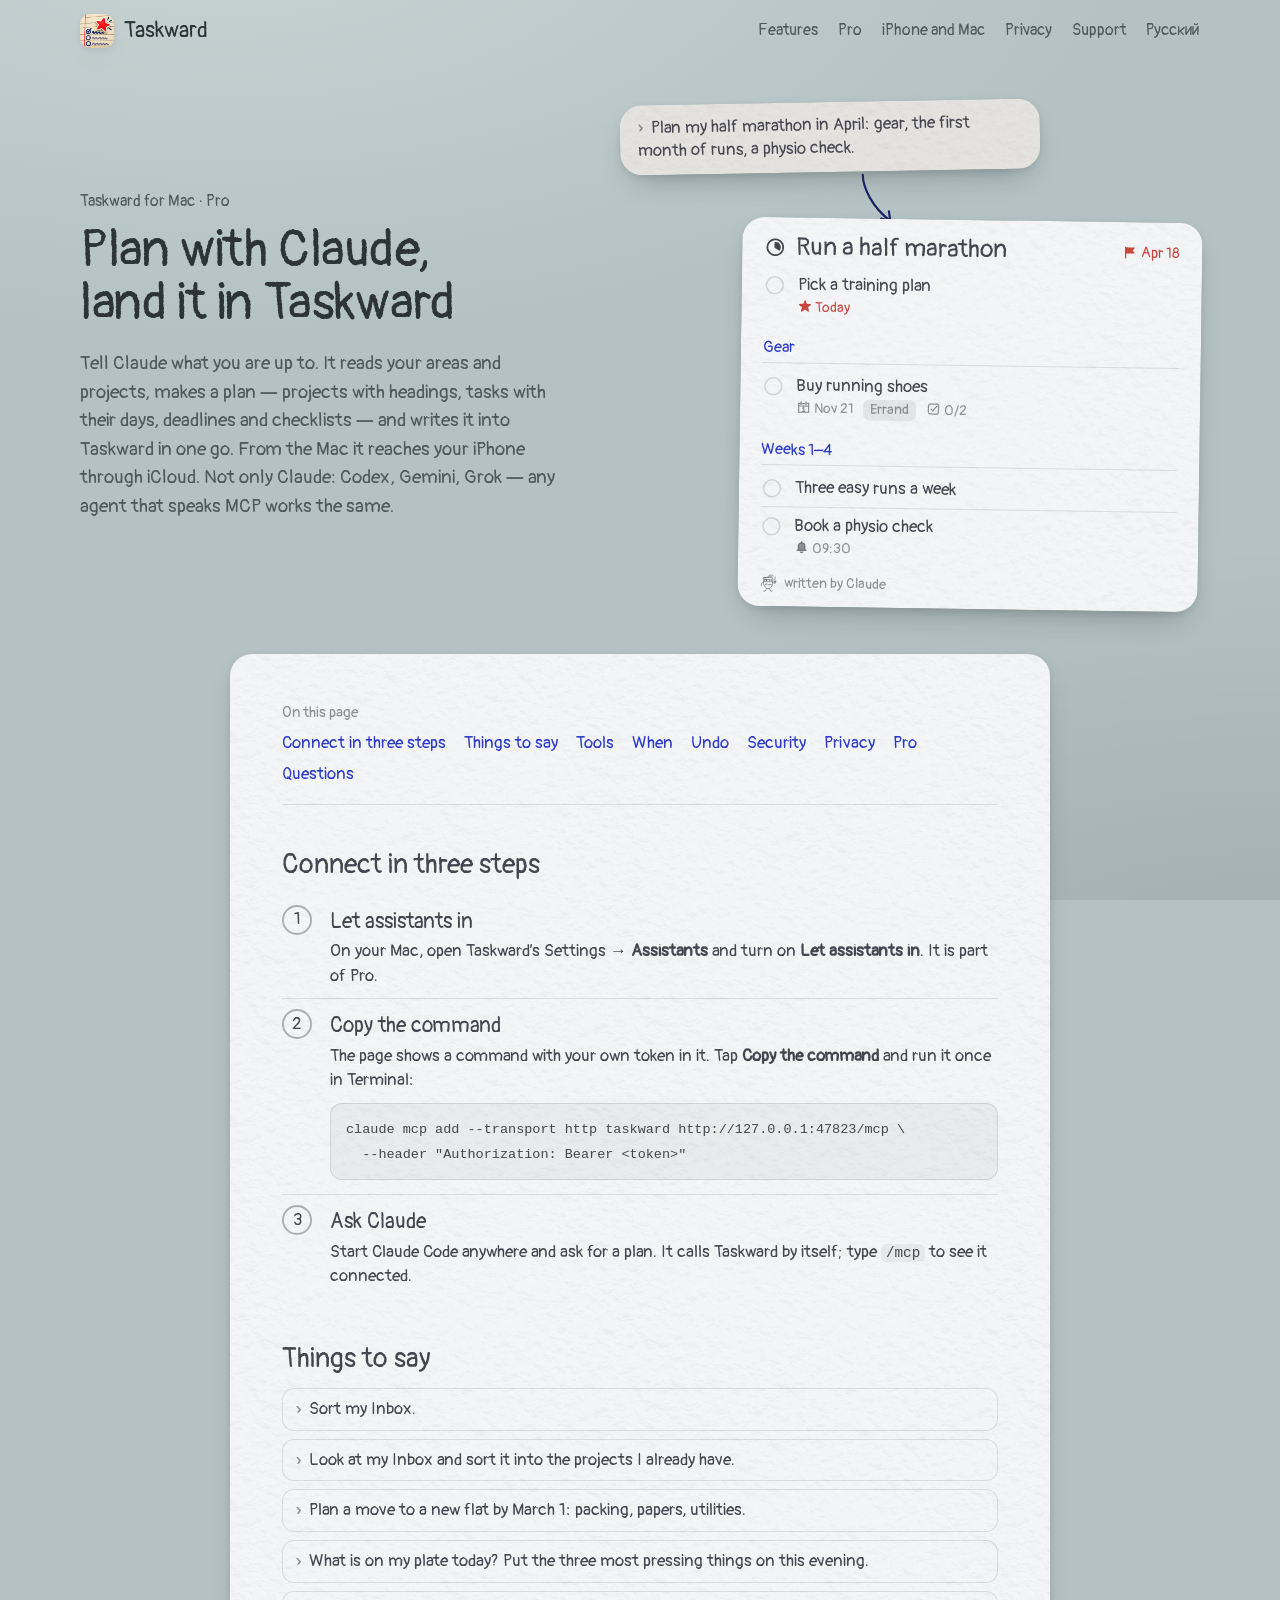
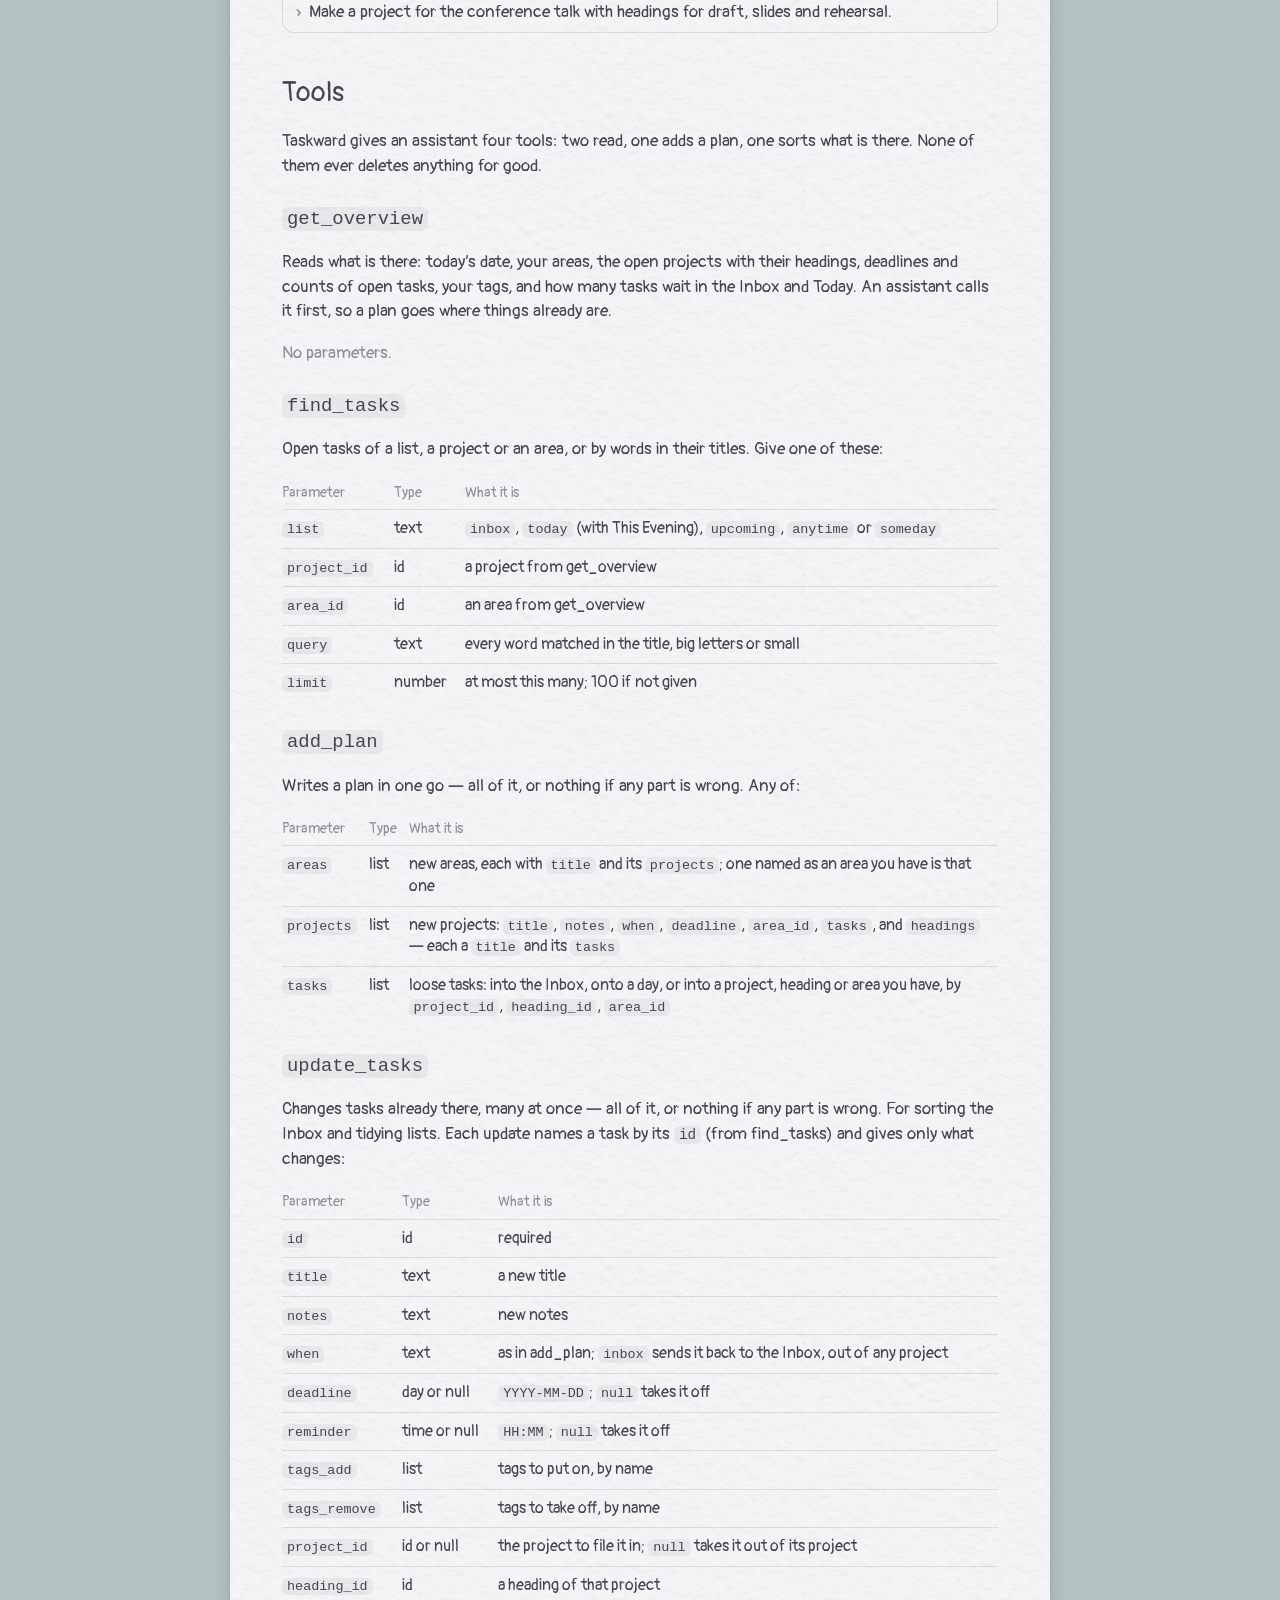
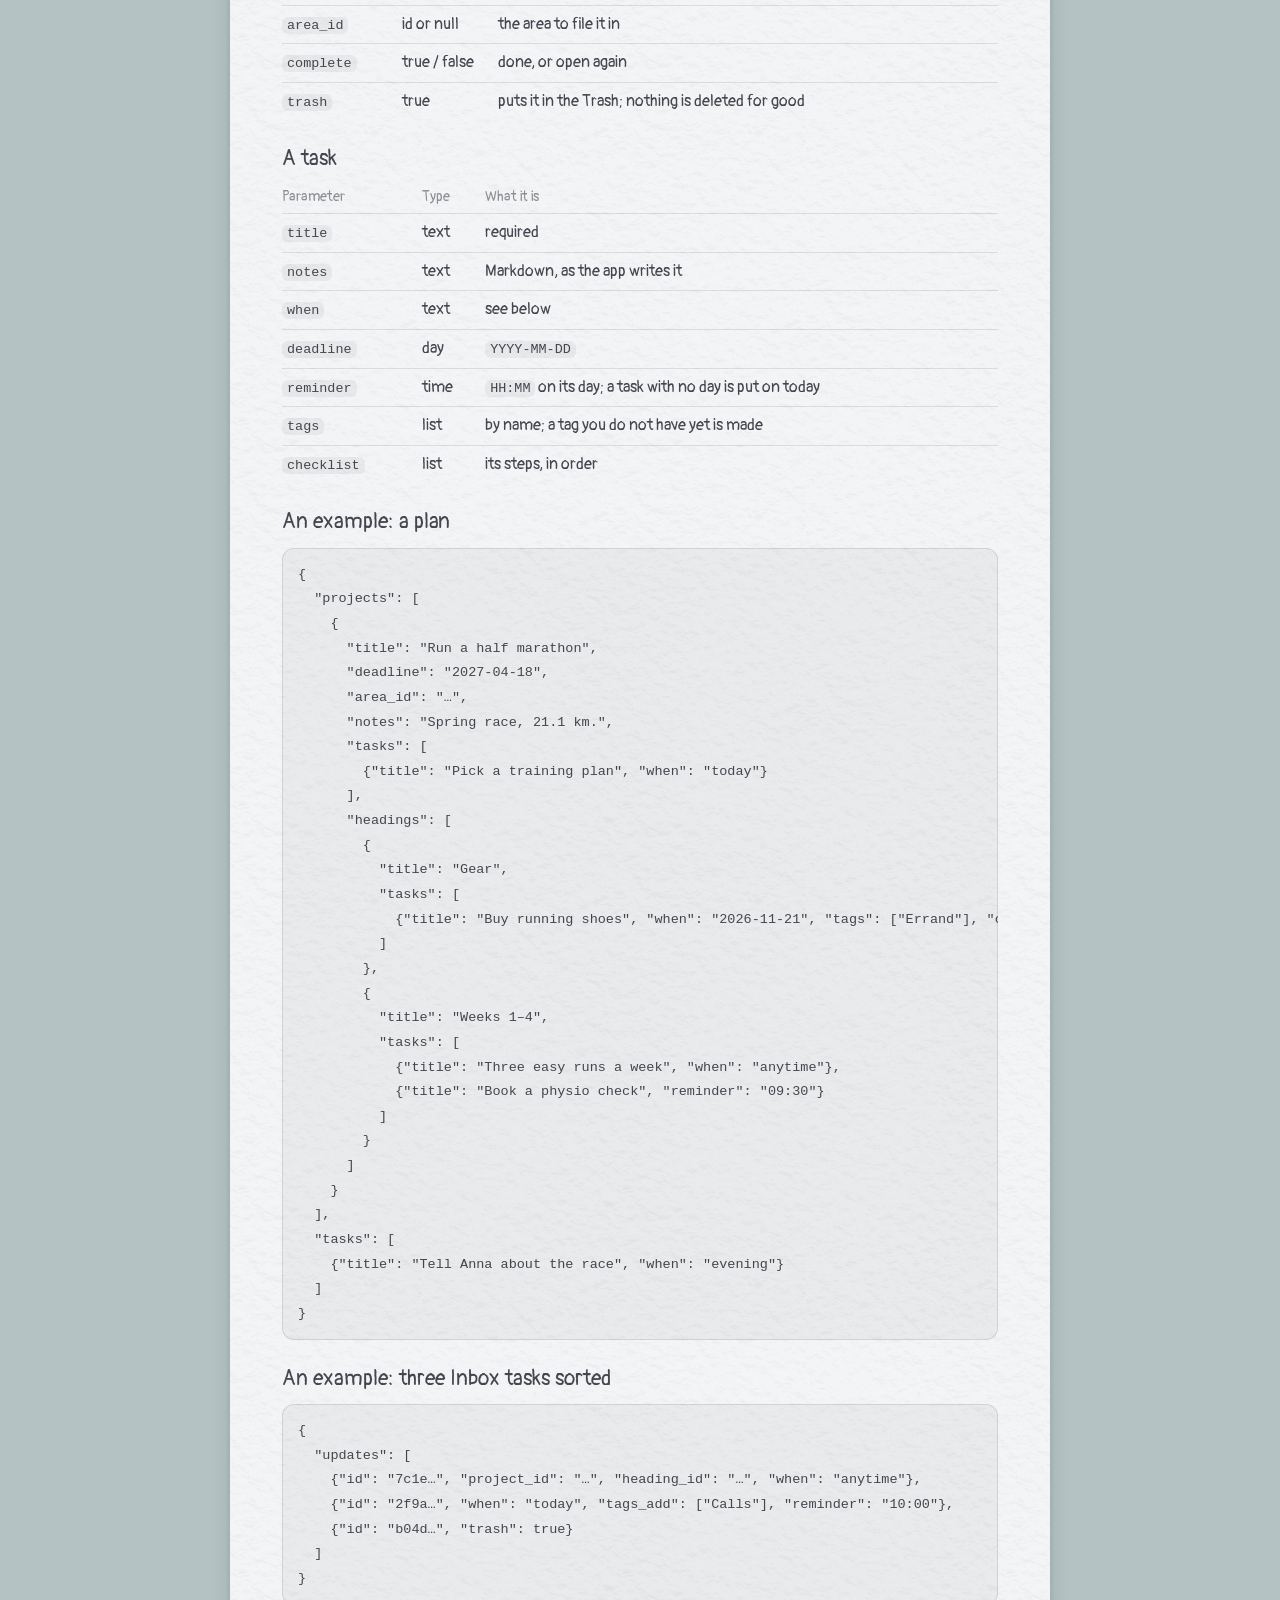
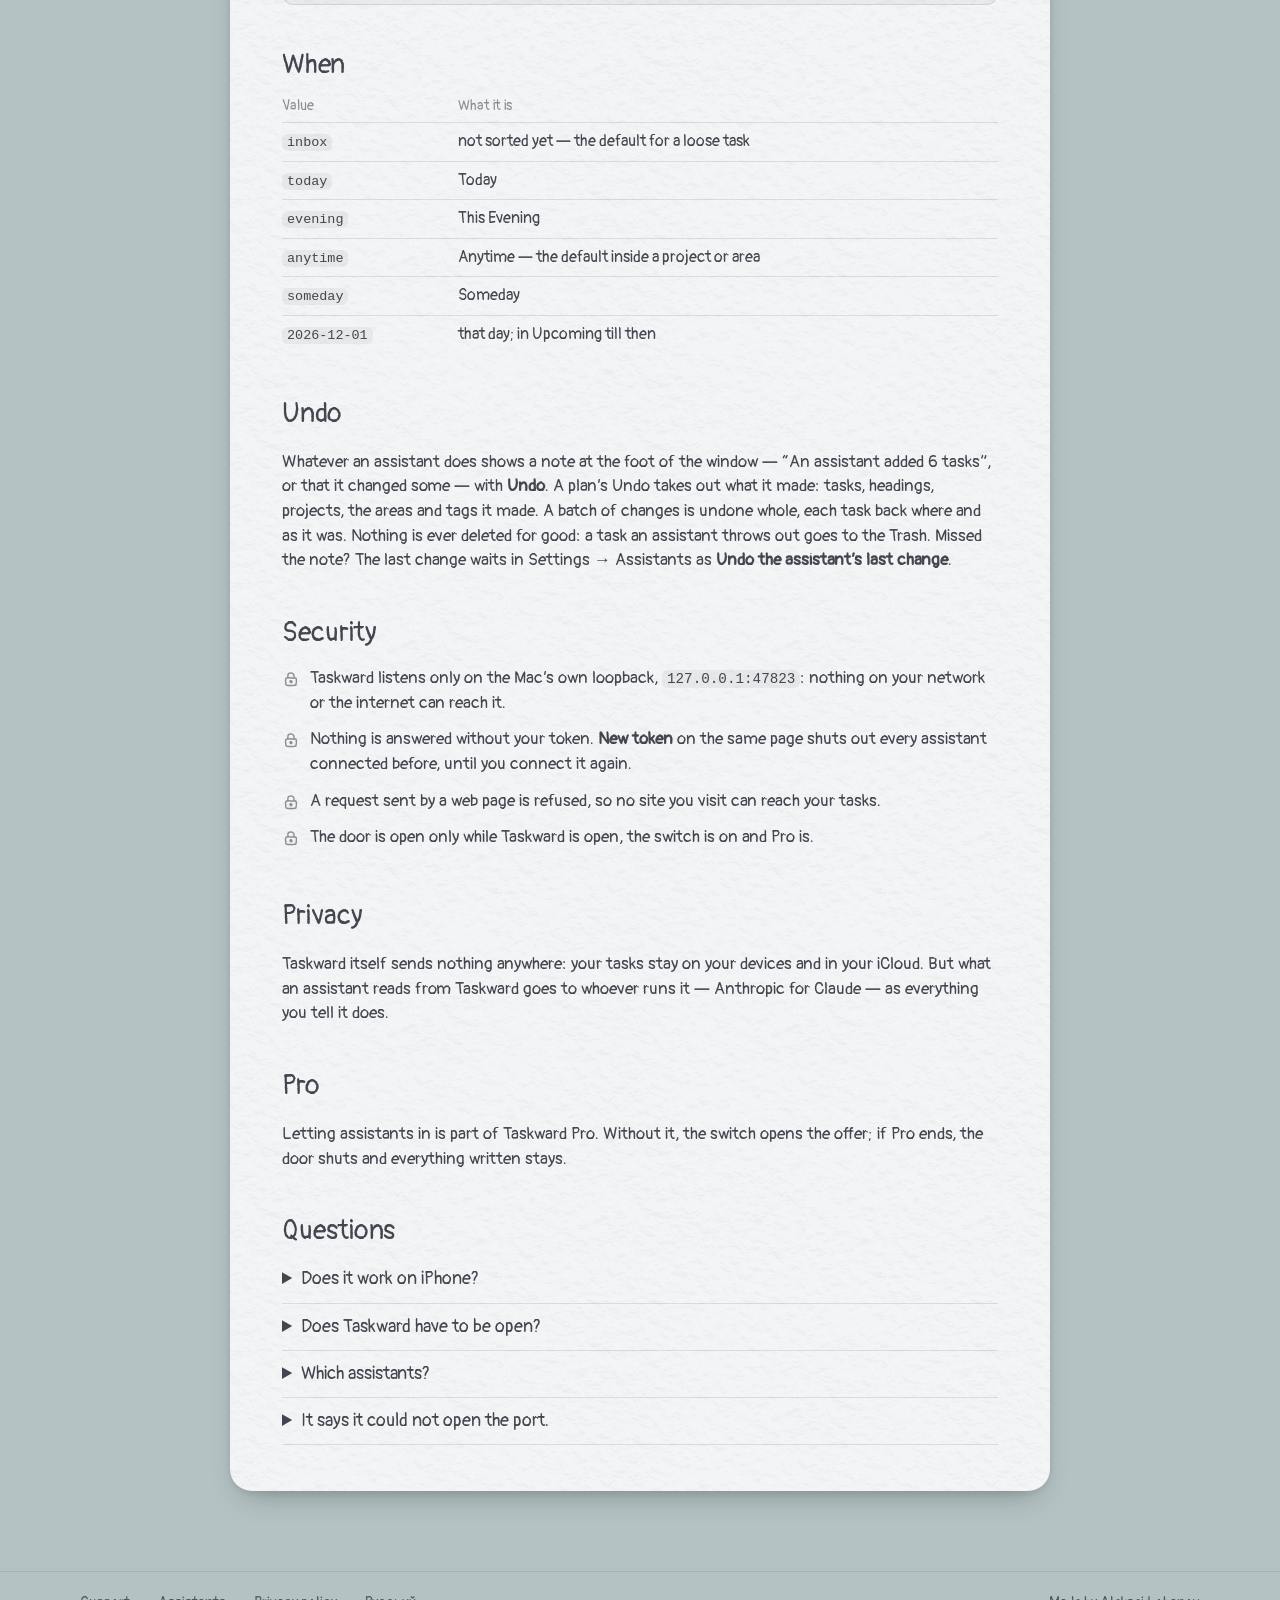
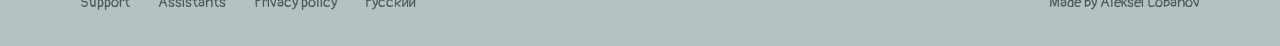
<file: assistants/index.html>
<!doctype html>
<html lang="en">
<head>
<meta charset="utf-8">
<meta name="viewport" content="width=device-width, initial-scale=1">
<title>Assistants · Taskward</title>
<meta name="description" content="Let Claude, Codex, Gemini, Grok — any AI agent that speaks MCP — plan into Taskward on your Mac.">
<link rel="canonical" href="https://alobanov.github.io/taskward/assistants/">
<link rel="alternate" hreflang="en" href="https://alobanov.github.io/taskward/assistants/">
<link rel="alternate" hreflang="ru" href="https://alobanov.github.io/taskward/ru/assistants/">
<link rel="alternate" hreflang="x-default" href="https://alobanov.github.io/taskward/assistants/">
<meta property="og:title" content="Assistants · Taskward">
<meta property="og:description" content="Let Claude, Codex, Gemini, Grok — any AI agent that speaks MCP — plan into Taskward on your Mac.">
<meta property="og:image" content="https://alobanov.github.io/taskward/img/og-en.jpg">
<meta property="og:image:width" content="1200">
<meta property="og:image:height" content="630">
<meta name="twitter:card" content="summary_large_image">
<meta name="theme-color" content="#b4c2c3">
<link rel="icon" href="../img/favicon.png" type="image/png">
<link rel="apple-touch-icon" href="../img/apple-touch-icon.png">
<link rel="preconnect" href="https://fonts.googleapis.com">
<link rel="preconnect" href="https://fonts.gstatic.com" crossorigin>
<link href="https://fonts.googleapis.com/css2?family=Pangolin&amp;subset=cyrillic&amp;display=swap" rel="stylesheet">
<link rel="stylesheet" href="../style.css?v=92c713bb">
<style>:root { --grain: url(../img/grain.webp); }</style>
<script src="../when.js?v=92c713bb" defer></script>
<script src="../app.js?v=92c713bb" defer></script>
</head>
<body>
<header class="wrap top">
<a class="brand" href="../"><img src="../img/icon.png" alt="" width="40" height="40">Taskward</a>
<nav aria-label="Sections"><a class="hide-sm" href="../#all">Features</a><a class="hide-sm" href="../#pro">Pro</a><a class="hide-sm" href="../#mac">iPhone and Mac</a><a class="hide-sm" href="../privacy/">Privacy</a><a href="../support/">Support</a><a href="../ru/assistants/" lang="ru">Русский</a></nav>
</header>
<main class="wrap assist">
<section class="assist-hero">
<div class="say"><p class="kicker">Taskward for Mac · Pro</p><h1>Plan with Claude,<br>land it in Taskward</h1><p class="lede">Tell Claude what you are up to. It reads your areas and projects, makes a plan — projects with headings, tasks with their days, deadlines and checklists — and writes it into Taskward in one go. From the Mac it reaches your iPhone through iCloud. Not only Claude: Codex, Gemini, Grok — any agent that speaks MCP works the same.</p></div>
<div class="show"><div class="paper grey ask"><span class="chev">›</span>Plan my half marathon in April: gear, the first month of runs, a physio check.</div><svg class="arrow" viewBox="0 0 64 40" aria-hidden="true"><path d="M3 31 C 17 36, 41 33, 61 20"/><path d="M51 17.5 L 61.5 19.8 L 55.5 28.5"/></svg><div class="paper plan-card"><div class="plan-head"><svg class="icon" aria-hidden="true"><use href="../img/icons.svg#project"/></svg><span>Run a half marathon</span><span class="due"><svg class="icon" aria-hidden="true"><use href="../img/icons.svg#flagFilled"/></svg>Apr 18</span></div><ul class="rows"><li class="row"><span class="signal static"><svg viewBox="0 0 24 24"><circle class="ring" cx="12" cy="12" r="9.2"/><circle class="fill" cx="12" cy="12" r="9.2"/></svg></span><div><div class="title">Pick a training plan</div><div class="print"><span class="today"><svg class="icon" aria-hidden="true"><use href="../img/icons.svg#favoriteFilled"/></svg>Today</span></div></div></li></ul><h4 class="plan-heading">Gear</h4><ul class="rows"><li class="row"><span class="signal static"><svg viewBox="0 0 24 24"><circle class="ring" cx="12" cy="12" r="9.2"/><circle class="fill" cx="12" cy="12" r="9.2"/></svg></span><div><div class="title">Buy running shoes</div><div class="print"><span><svg class="icon" aria-hidden="true"><use href="../img/icons.svg#today"/></svg>Nov 21</span><span class="tagword">Errand</span><span><svg class="icon" aria-hidden="true"><use href="../img/icons.svg#check"/></svg>0/2</span></div></div></li></ul><h4 class="plan-heading">Weeks 1–4</h4><ul class="rows"><li class="row"><span class="signal static"><svg viewBox="0 0 24 24"><circle class="ring" cx="12" cy="12" r="9.2"/><circle class="fill" cx="12" cy="12" r="9.2"/></svg></span><div><div class="title">Three easy runs a week</div></div></li><li class="row"><span class="signal static"><svg viewBox="0 0 24 24"><circle class="ring" cx="12" cy="12" r="9.2"/><circle class="fill" cx="12" cy="12" r="9.2"/></svg></span><div><div class="title">Book a physio check</div><div class="print"><span><svg class="icon" aria-hidden="true"><use href="../img/icons.svg#reminderFilled"/></svg>09:30</span></div></div></li></ul><p class="from"><svg class="icon" aria-hidden="true"><use href="../img/icons.svg#knight"/></svg>written by Claude</p></div></div>
</section>
<article class="paper doc assist-doc">
<nav class="toc" aria-label="On this page"><b>On this page</b><ol><li><a href="#connect">Connect in three steps</a></li><li><a href="#say">Things to say</a></li><li><a href="#tools">Tools</a></li><li><a href="#formats">When</a></li><li><a href="#undo">Undo</a></li><li><a href="#security">Security</a></li><li><a href="#privacy">Privacy</a></li><li><a href="#pro">Pro</a></li><li><a href="#faq">Questions</a></li></ol></nav>
<h2 id="connect">Connect in three steps</h2>
<ol class="steps"><li><span class="n">1</span><div><h3>Let assistants in</h3><p>On your Mac, open Taskward’s Settings → <b>Assistants</b> and turn on <b>Let assistants in</b>. It is part of Pro.</p></div></li><li><span class="n">2</span><div><h3>Copy the command</h3><p>The page shows a command with your own token in it. Tap <b>Copy the command</b> and run it once in Terminal:</p><pre class="code"><code>claude mcp add --transport http taskward http://127.0.0.1:47823/mcp \
  --header &quot;Authorization: Bearer &lt;token&gt;&quot;</code></pre></div></li><li><span class="n">3</span><div><h3>Ask Claude</h3><p>Start Claude Code anywhere and ask for a plan. It calls Taskward by itself; type <code>/mcp</code> to see it connected.</p></div></li></ol>
<h2 id="say">Things to say</h2>
<ul class="says"><li><span class="chev">›</span>Sort my Inbox.</li><li><span class="chev">›</span>Look at my Inbox and sort it into the projects I already have.</li><li><span class="chev">›</span>Plan a move to a new flat by March 1: packing, papers, utilities.</li><li><span class="chev">›</span>What is on my plate today? Put the three most pressing things on this evening.</li><li><span class="chev">›</span>Make a project for the conference talk with headings for draft, slides and rehearsal.</li></ul>
<h2 id="tools">Tools</h2>
<p>Taskward gives an assistant four tools: two read, one adds a plan, one sorts what is there. None of them ever deletes anything for good.</p>
<section class="tool" id="get_overview"><h3><code>get_overview</code></h3><p>Reads what is there: today’s date, your areas, the open projects with their headings, deadlines and counts of open tasks, your tags, and how many tasks wait in the Inbox and Today. An assistant calls it first, so a plan goes where things already are.</p><p class="pencil">No parameters.</p></section><section class="tool" id="find_tasks"><h3><code>find_tasks</code></h3><p>Open tasks of a list, a project or an area, or by words in their titles. Give one of these:</p><div class="table"><table><thead><tr><th>Parameter</th><th>Type</th><th>What it is</th></tr></thead><tbody><tr><td><code>list</code></td><td>text</td><td><code>inbox</code>, <code>today</code> (with This Evening), <code>upcoming</code>, <code>anytime</code> or <code>someday</code></td></tr><tr><td><code>project_id</code></td><td>id</td><td>a project from get_overview</td></tr><tr><td><code>area_id</code></td><td>id</td><td>an area from get_overview</td></tr><tr><td><code>query</code></td><td>text</td><td>every word matched in the title, big letters or small</td></tr><tr><td><code>limit</code></td><td>number</td><td>at most this many; 100 if not given</td></tr></tbody></table></div></section><section class="tool" id="add_plan"><h3><code>add_plan</code></h3><p>Writes a plan in one go — all of it, or nothing if any part is wrong. Any of:</p><div class="table"><table><thead><tr><th>Parameter</th><th>Type</th><th>What it is</th></tr></thead><tbody><tr><td><code>areas</code></td><td>list</td><td>new areas, each with <code>title</code> and its <code>projects</code>; one named as an area you have is that one</td></tr><tr><td><code>projects</code></td><td>list</td><td>new projects: <code>title</code>, <code>notes</code>, <code>when</code>, <code>deadline</code>, <code>area_id</code>, <code>tasks</code>, and <code>headings</code> — each a <code>title</code> and its <code>tasks</code></td></tr><tr><td><code>tasks</code></td><td>list</td><td>loose tasks: into the Inbox, onto a day, or into a project, heading or area you have, by <code>project_id</code>, <code>heading_id</code>, <code>area_id</code></td></tr></tbody></table></div></section><section class="tool" id="update_tasks"><h3><code>update_tasks</code></h3><p>Changes tasks already there, many at once — all of it, or nothing if any part is wrong. For sorting the Inbox and tidying lists. Each update names a task by its <code>id</code> (from find_tasks) and gives only what changes:</p><div class="table"><table><thead><tr><th>Parameter</th><th>Type</th><th>What it is</th></tr></thead><tbody><tr><td><code>id</code></td><td>id</td><td>required</td></tr><tr><td><code>title</code></td><td>text</td><td>a new title</td></tr><tr><td><code>notes</code></td><td>text</td><td>new notes</td></tr><tr><td><code>when</code></td><td>text</td><td>as in add_plan; <code>inbox</code> sends it back to the Inbox, out of any project</td></tr><tr><td><code>deadline</code></td><td>day or null</td><td><code>YYYY-MM-DD</code>; <code>null</code> takes it off</td></tr><tr><td><code>reminder</code></td><td>time or null</td><td><code>HH:MM</code>; <code>null</code> takes it off</td></tr><tr><td><code>tags_add</code></td><td>list</td><td>tags to put on, by name</td></tr><tr><td><code>tags_remove</code></td><td>list</td><td>tags to take off, by name</td></tr><tr><td><code>project_id</code></td><td>id or null</td><td>the project to file it in; <code>null</code> takes it out of its project</td></tr><tr><td><code>heading_id</code></td><td>id</td><td>a heading of that project</td></tr><tr><td><code>area_id</code></td><td>id or null</td><td>the area to file it in</td></tr><tr><td><code>complete</code></td><td>true / false</td><td>done, or open again</td></tr><tr><td><code>trash</code></td><td>true</td><td>puts it in the Trash; nothing is deleted for good</td></tr></tbody></table></div></section>
<h3>A task</h3>
<div class="table"><table><thead><tr><th>Parameter</th><th>Type</th><th>What it is</th></tr></thead><tbody><tr><td><code>title</code></td><td>text</td><td>required</td></tr><tr><td><code>notes</code></td><td>text</td><td>Markdown, as the app writes it</td></tr><tr><td><code>when</code></td><td>text</td><td>see below</td></tr><tr><td><code>deadline</code></td><td>day</td><td><code>YYYY-MM-DD</code></td></tr><tr><td><code>reminder</code></td><td>time</td><td><code>HH:MM</code> on its day; a task with no day is put on today</td></tr><tr><td><code>tags</code></td><td>list</td><td>by name; a tag you do not have yet is made</td></tr><tr><td><code>checklist</code></td><td>list</td><td>its steps, in order</td></tr></tbody></table></div>
<h3>An example: a plan</h3>
<pre class="code"><code>{
  &quot;projects&quot;: [
    {
      &quot;title&quot;: &quot;Run a half marathon&quot;,
      &quot;deadline&quot;: &quot;2027-04-18&quot;,
      &quot;area_id&quot;: &quot;…&quot;,
      &quot;notes&quot;: &quot;Spring race, 21.1 km.&quot;,
      &quot;tasks&quot;: [
        {&quot;title&quot;: &quot;Pick a training plan&quot;, &quot;when&quot;: &quot;today&quot;}
      ],
      &quot;headings&quot;: [
        {
          &quot;title&quot;: &quot;Gear&quot;,
          &quot;tasks&quot;: [
            {&quot;title&quot;: &quot;Buy running shoes&quot;, &quot;when&quot;: &quot;2026-11-21&quot;, &quot;tags&quot;: [&quot;Errand&quot;], &quot;checklist&quot;: [&quot;Measure feet&quot;, &quot;Try three pairs&quot;]}
          ]
        },
        {
          &quot;title&quot;: &quot;Weeks 1–4&quot;,
          &quot;tasks&quot;: [
            {&quot;title&quot;: &quot;Three easy runs a week&quot;, &quot;when&quot;: &quot;anytime&quot;},
            {&quot;title&quot;: &quot;Book a physio check&quot;, &quot;reminder&quot;: &quot;09:30&quot;}
          ]
        }
      ]
    }
  ],
  &quot;tasks&quot;: [
    {&quot;title&quot;: &quot;Tell Anna about the race&quot;, &quot;when&quot;: &quot;evening&quot;}
  ]
}</code></pre>
<h3>An example: three Inbox tasks sorted</h3>
<pre class="code"><code>{
  &quot;updates&quot;: [
    {&quot;id&quot;: &quot;7c1e…&quot;, &quot;project_id&quot;: &quot;…&quot;, &quot;heading_id&quot;: &quot;…&quot;, &quot;when&quot;: &quot;anytime&quot;},
    {&quot;id&quot;: &quot;2f9a…&quot;, &quot;when&quot;: &quot;today&quot;, &quot;tags_add&quot;: [&quot;Calls&quot;], &quot;reminder&quot;: &quot;10:00&quot;},
    {&quot;id&quot;: &quot;b04d…&quot;, &quot;trash&quot;: true}
  ]
}</code></pre>
<h2 id="formats">When</h2>
<div class="table"><table><thead><tr><th>Value</th><th>What it is</th></tr></thead><tbody><tr><td><code>inbox</code></td><td>not sorted yet — the default for a loose task</td></tr><tr><td><code>today</code></td><td>Today</td></tr><tr><td><code>evening</code></td><td>This Evening</td></tr><tr><td><code>anytime</code></td><td>Anytime — the default inside a project or area</td></tr><tr><td><code>someday</code></td><td>Someday</td></tr><tr><td><code>2026-12-01</code></td><td>that day; in Upcoming till then</td></tr></tbody></table></div>
<h2 id="undo">Undo</h2>
<p>Whatever an assistant does shows a note at the foot of the window — “An assistant added 6 tasks”, or that it changed some — with <b>Undo</b>. A plan’s Undo takes out what it made: tasks, headings, projects, the areas and tags it made. A batch of changes is undone whole, each task back where and as it was. Nothing is ever deleted for good: a task an assistant throws out goes to the Trash. Missed the note? The last change waits in Settings → Assistants as <b>Undo the assistant’s last change</b>.</p>
<h2 id="security">Security</h2>
<ul class="safe"><li><svg class="icon" aria-hidden="true"><use href="../img/icons.svg#lock"/></svg><span>Taskward listens only on the Mac’s own loopback, <code>127.0.0.1:47823</code>: nothing on your network or the internet can reach it.</span></li><li><svg class="icon" aria-hidden="true"><use href="../img/icons.svg#lock"/></svg><span>Nothing is answered without your token. <b>New token</b> on the same page shuts out every assistant connected before, until you connect it again.</span></li><li><svg class="icon" aria-hidden="true"><use href="../img/icons.svg#lock"/></svg><span>A request sent by a web page is refused, so no site you visit can reach your tasks.</span></li><li><svg class="icon" aria-hidden="true"><use href="../img/icons.svg#lock"/></svg><span>The door is open only while Taskward is open, the switch is on and Pro is.</span></li></ul>
<h2 id="privacy">Privacy</h2>
<p>Taskward itself sends nothing anywhere: your tasks stay on your devices and in your iCloud. But what an assistant reads from Taskward goes to whoever runs it — Anthropic for Claude — as everything you tell it does.</p>
<h2 id="pro">Pro</h2>
<p>Letting assistants in is part of Taskward Pro. Without it, the switch opens the offer; if Pro ends, the door shuts and everything written stays.</p>
<h2 id="faq">Questions</h2>
<div class="faq"><details><summary>Does it work on iPhone?</summary><p>The door is on the Mac. What is written there reaches your iPhone through iCloud within seconds.</p></details><details><summary>Does Taskward have to be open?</summary><p>Yes: the Mac app is the server. Closed, the assistant is told it cannot connect.</p></details><details><summary>Which assistants?</summary><p>Any agent that speaks MCP over HTTP: Claude Code, Codex, Gemini CLI, Grok, Cursor and the rest. Claude Code connects with the command above; any other, give it the address <code>http://127.0.0.1:47823/mcp</code> and the token as a Bearer header. Claude Desktop runs only local stdio servers; a bridge such as <code>mcp-remote</code> can stand between.</p></details><details><summary>It says it could not open the port.</summary><p>Another app holds port 47823. Quit it, or write to me.</p></details></div>
</article>
</main>
<footer><div class="wrap">
<a href="../support/">Support</a>
<a href="../assistants/">Assistants</a>
<a href="../privacy/">Privacy policy</a>
<a href="../ru/assistants/">Русский</a>
<span class="by">Made by Aleksei Lobanov</span>
</div></footer>
</body>
</html>
</file>
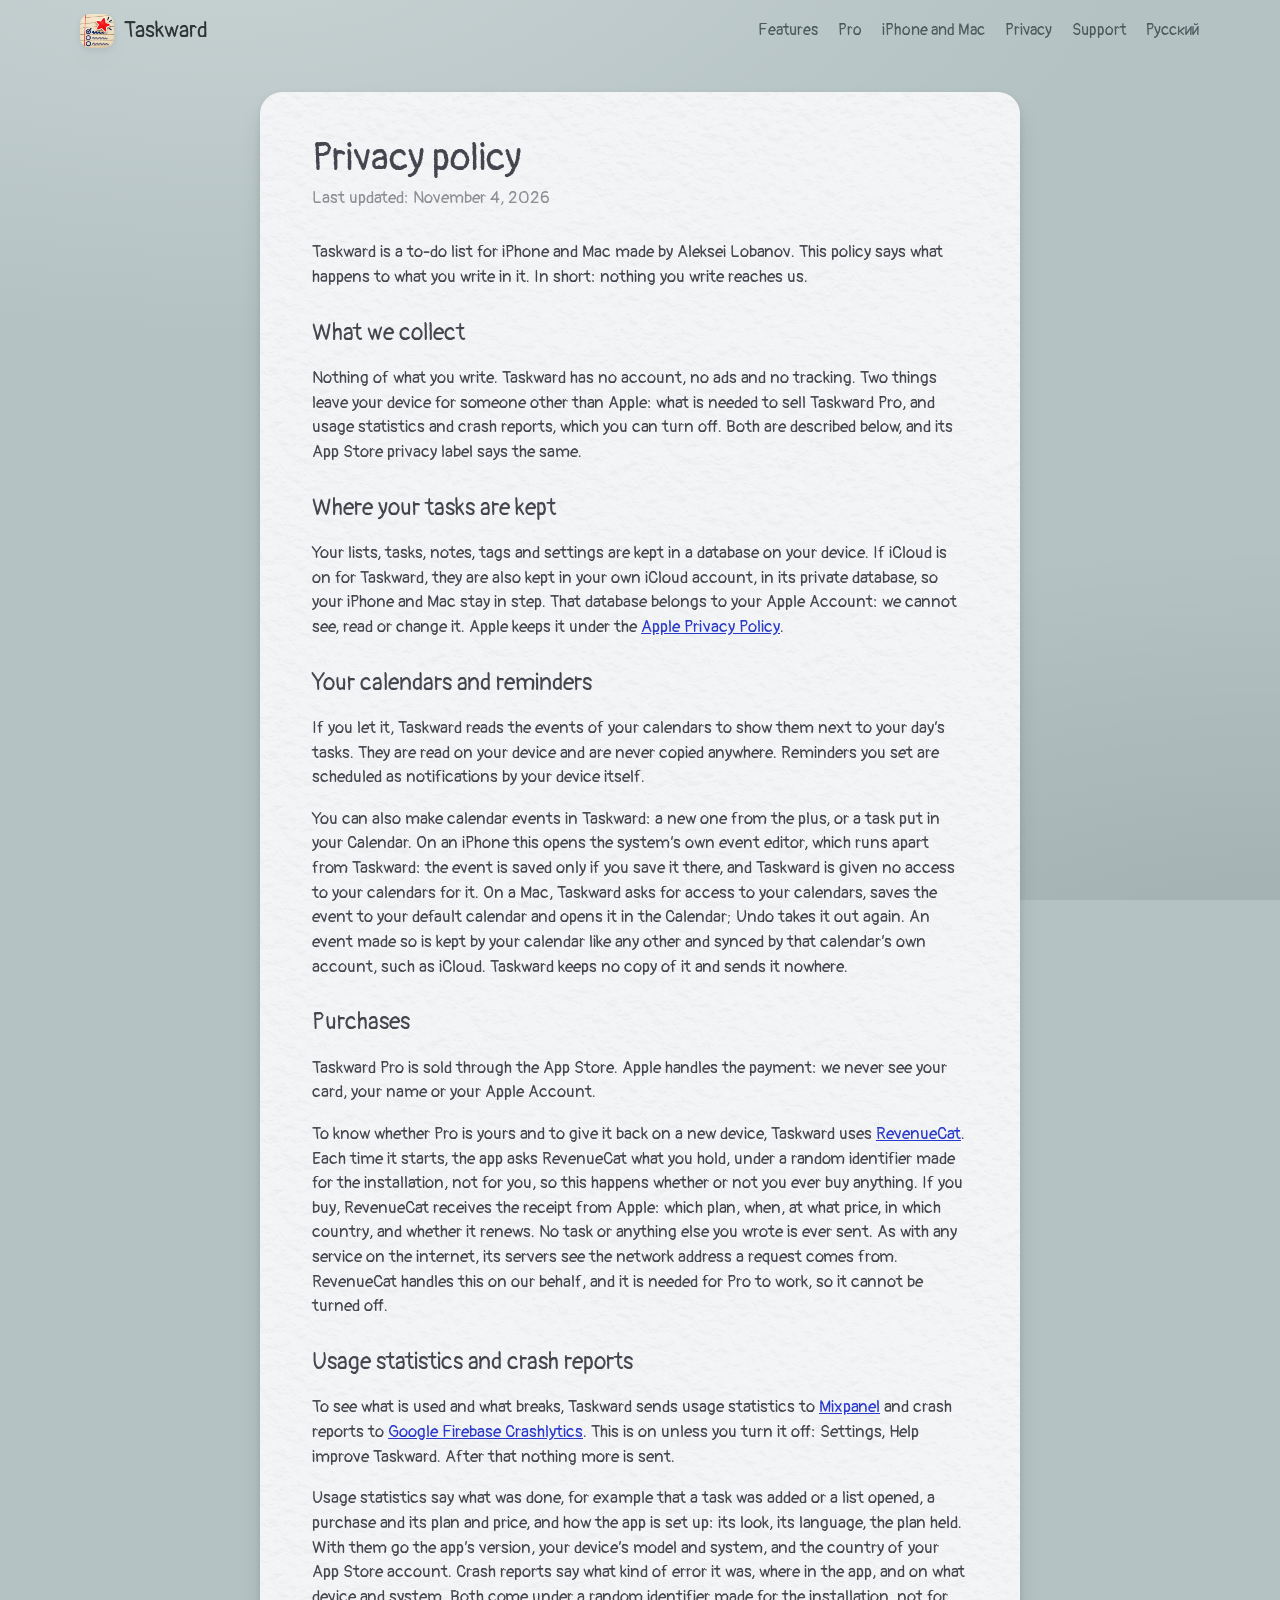
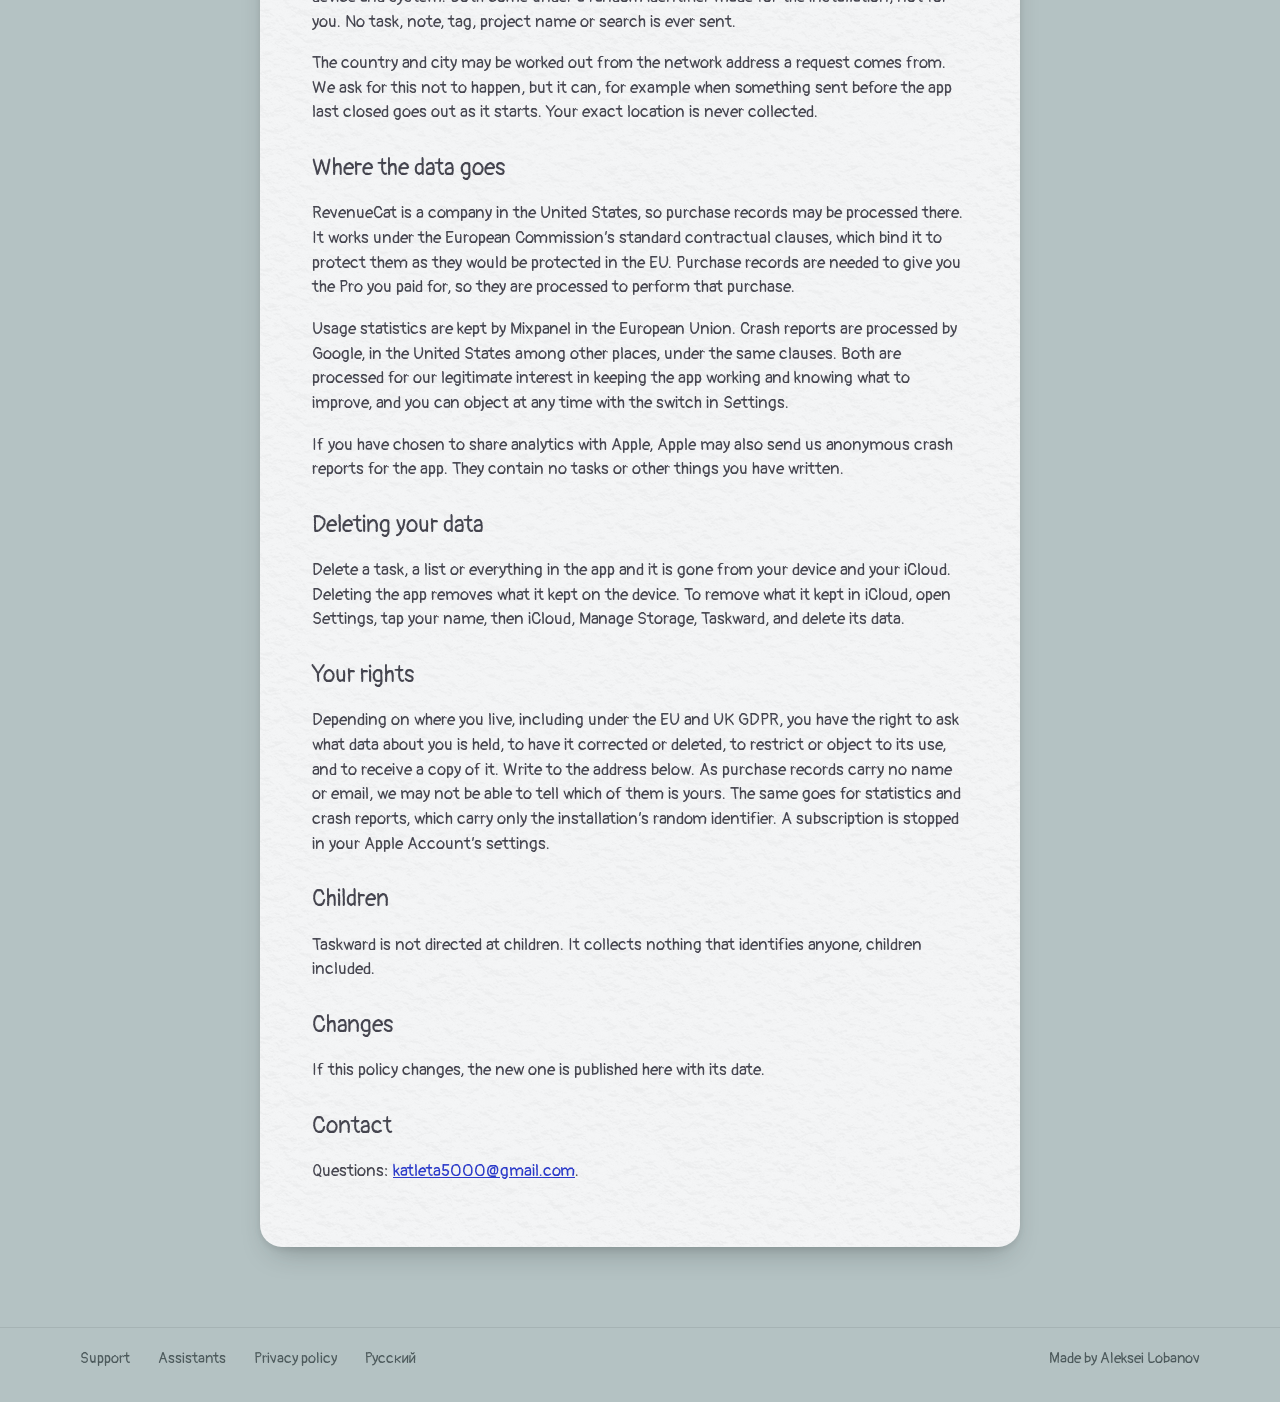
<file: privacy/index.html>
<!doctype html>
<html lang="en">
<head>
<meta charset="utf-8">
<meta name="viewport" content="width=device-width, initial-scale=1">
<title>Privacy policy · Taskward</title>
<meta name="description" content="A calm to-do list for iPhone and Mac. Every list is a paper card on your desk: Today in front, the rest in a wooden holder behind it.">
<link rel="canonical" href="https://alobanov.github.io/taskward/privacy/">
<link rel="alternate" hreflang="en" href="https://alobanov.github.io/taskward/privacy/">
<link rel="alternate" hreflang="ru" href="https://alobanov.github.io/taskward/ru/privacy/">
<link rel="alternate" hreflang="x-default" href="https://alobanov.github.io/taskward/privacy/">
<meta property="og:title" content="Privacy policy · Taskward">
<meta property="og:description" content="A calm to-do list for iPhone and Mac. Every list is a paper card on your desk: Today in front, the rest in a wooden holder behind it.">
<meta property="og:image" content="https://alobanov.github.io/taskward/img/og-en.jpg">
<meta property="og:image:width" content="1200">
<meta property="og:image:height" content="630">
<meta name="twitter:card" content="summary_large_image">
<meta name="theme-color" content="#b4c2c3">
<link rel="icon" href="../img/favicon.png" type="image/png">
<link rel="apple-touch-icon" href="../img/apple-touch-icon.png">
<link rel="preconnect" href="https://fonts.googleapis.com">
<link rel="preconnect" href="https://fonts.gstatic.com" crossorigin>
<link href="https://fonts.googleapis.com/css2?family=Pangolin&amp;subset=cyrillic&amp;display=swap" rel="stylesheet">
<link rel="stylesheet" href="../style.css?v=92c713bb">
<style>:root { --grain: url(../img/grain.webp); }</style>
<script src="../when.js?v=92c713bb" defer></script>
<script src="../app.js?v=92c713bb" defer></script>
</head>
<body>
<header class="wrap top">
<a class="brand" href="../"><img src="../img/icon.png" alt="" width="40" height="40">Taskward</a>
<nav aria-label="Sections"><a class="hide-sm" href="../#all">Features</a><a class="hide-sm" href="../#pro">Pro</a><a class="hide-sm" href="../#mac">iPhone and Mac</a><a class="hide-sm" href="../privacy/">Privacy</a><a href="../support/">Support</a><a href="../ru/privacy/" lang="ru">Русский</a></nav>
</header>
<main class="wrap"><article class="paper doc"><h1>Privacy policy</h1><p class="updated">Last updated: November 4, 2026</p>
<p>Taskward is a to-do list for iPhone and Mac made by Aleksei Lobanov. This policy says what
happens to what you write in it. In short: nothing you write reaches us.</p>
<h2>What we collect</h2>
<p>Nothing of what you write. Taskward has no account, no ads and no tracking. Two things leave
your device for someone other than Apple: what is needed to sell Taskward Pro, and usage statistics
and crash reports, which you can turn off. Both are described below, and its App Store privacy label
says the same.</p>
<h2>Where your tasks are kept</h2>
<p>Your lists, tasks, notes, tags and settings are kept in a database on your device. If iCloud
is on for Taskward, they are also kept in your own iCloud account, in its private database, so
your iPhone and Mac stay in step. That database belongs to your Apple Account: we cannot see,
read or change it. Apple keeps it under the
<a href="https://www.apple.com/legal/privacy/">Apple Privacy Policy</a>.</p>
<h2>Your calendars and reminders</h2>
<p>If you let it, Taskward reads the events of your calendars to show them next to your
day’s tasks. They are read on your device and are never copied anywhere. Reminders you set are
scheduled as notifications by your device itself.</p>
<p>You can also make calendar events in Taskward: a new one from the plus, or a task put in your
Calendar. On an iPhone this opens the system’s own event editor, which runs apart from Taskward:
the event is saved only if you save it there, and Taskward is given no access to your calendars
for it. On a Mac, Taskward asks for access to your calendars, saves the event to your default
calendar and opens it in the Calendar; Undo takes it out again. An event made so is kept by your
calendar like any other and synced by that calendar’s own account, such as iCloud. Taskward keeps
no copy of it and sends it nowhere.</p>
<h2>Purchases</h2>
<p>Taskward Pro is sold through the App Store. Apple handles the payment: we never see your card,
your name or your Apple Account.</p>
<p>To know whether Pro is yours and to give it back on a new device, Taskward uses
<a href="https://www.revenuecat.com/privacy/">RevenueCat</a>. Each time it starts, the app asks
RevenueCat what you hold, under a random identifier made for the installation, not for you, so this
happens whether or not you ever buy anything. If you buy, RevenueCat receives the receipt from
Apple: which plan, when, at what price, in which country, and whether it renews. No task or
anything else you wrote is ever sent. As with any service on the internet, its servers see the
network address a request comes from. RevenueCat handles this on our behalf, and it is needed for
Pro to work, so it cannot be turned off.</p>
<h2>Usage statistics and crash reports</h2>
<p>To see what is used and what breaks, Taskward sends usage statistics to
<a href="https://mixpanel.com/legal/privacy-policy/">Mixpanel</a> and crash reports to
<a href="https://firebase.google.com/support/privacy">Google Firebase Crashlytics</a>. This is on
unless you turn it off: Settings, Help improve Taskward. After that nothing more is sent.</p>
<p>Usage statistics say what was done, for example that a task was added or a list opened, a
purchase and its plan and price, and how the app is set up: its look, its language, the plan held.
With them go the app’s version, your device’s model and system, and the country of your App Store
account. Crash reports say what kind of error it was, where in the app, and on what device and
system. Both come under a random identifier made for the installation, not for you. No task, note,
tag, project name or search is ever sent.</p>
<p>The country and city may be worked out from the network address a request comes from. We ask
for this not to happen, but it can, for example when something sent before the app last closed goes
out as it starts. Your exact location is never collected.</p>
<h2>Where the data goes</h2>
<p>RevenueCat is a company in the United States, so purchase records may be processed there. It
works under the European Commission’s standard contractual clauses, which bind it to protect them
as they would be protected in the EU. Purchase records are needed to give you the Pro you paid
for, so they are processed to perform that purchase.</p>
<p>Usage statistics are kept by Mixpanel in the European Union. Crash reports are processed by
Google, in the United States among other places, under the same clauses. Both are processed for
our legitimate interest in keeping the app working and knowing what to improve, and you can object
at any time with the switch in Settings.</p>
<p>If you have chosen to share analytics with Apple, Apple may also send us anonymous crash reports
for the app. They contain no tasks or other things you have written.</p>
<h2>Deleting your data</h2>
<p>Delete a task, a list or everything in the app and it is gone from your device and your
iCloud. Deleting the app removes what it kept on the device. To remove what it kept in iCloud,
open Settings, tap your name, then iCloud, Manage Storage, Taskward, and delete its data.</p>
<h2>Your rights</h2>
<p>Depending on where you live, including under the EU and UK GDPR, you have the right to ask what
data about you is held, to have it corrected or deleted, to restrict or object to its use, and to
receive a copy of it. Write to the address below. As purchase records carry no name or email, we
may not be able to tell which of them is yours. The same goes for statistics and crash reports,
which carry only the installation’s random identifier. A subscription is stopped in your Apple Account’s
settings.</p>
<h2>Children</h2>
<p>Taskward is not directed at children. It collects nothing that identifies anyone, children
included.</p>
<h2>Changes</h2>
<p>If this policy changes, the new one is published here with its date.</p>
<h2>Contact</h2>
<p>Questions: <a href="mailto:katleta5000@gmail.com">katleta5000@gmail.com</a>.</p>
</article></main>
<footer><div class="wrap">
<a href="../support/">Support</a>
<a href="../assistants/">Assistants</a>
<a href="../privacy/">Privacy policy</a>
<a href="../ru/privacy/">Русский</a>
<span class="by">Made by Aleksei Lobanov</span>
</div></footer>
</body>
</html>
</file>
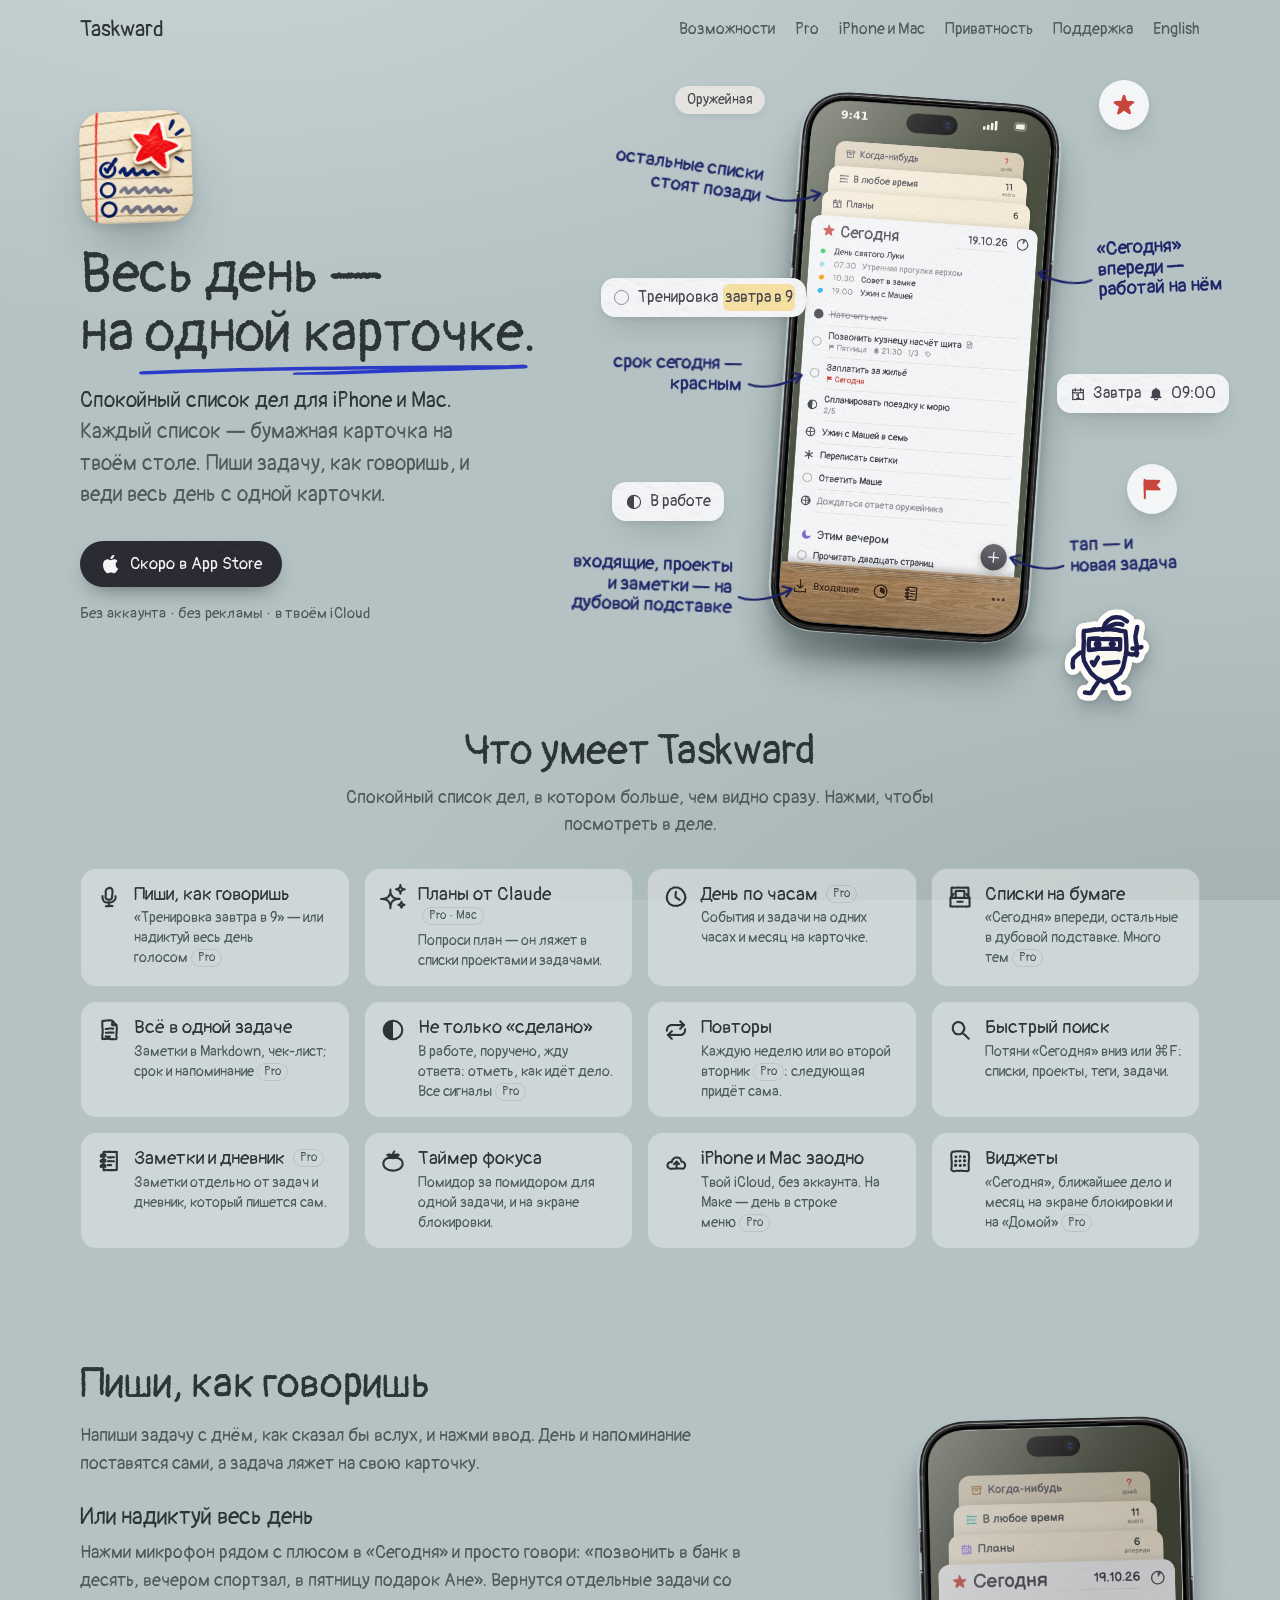
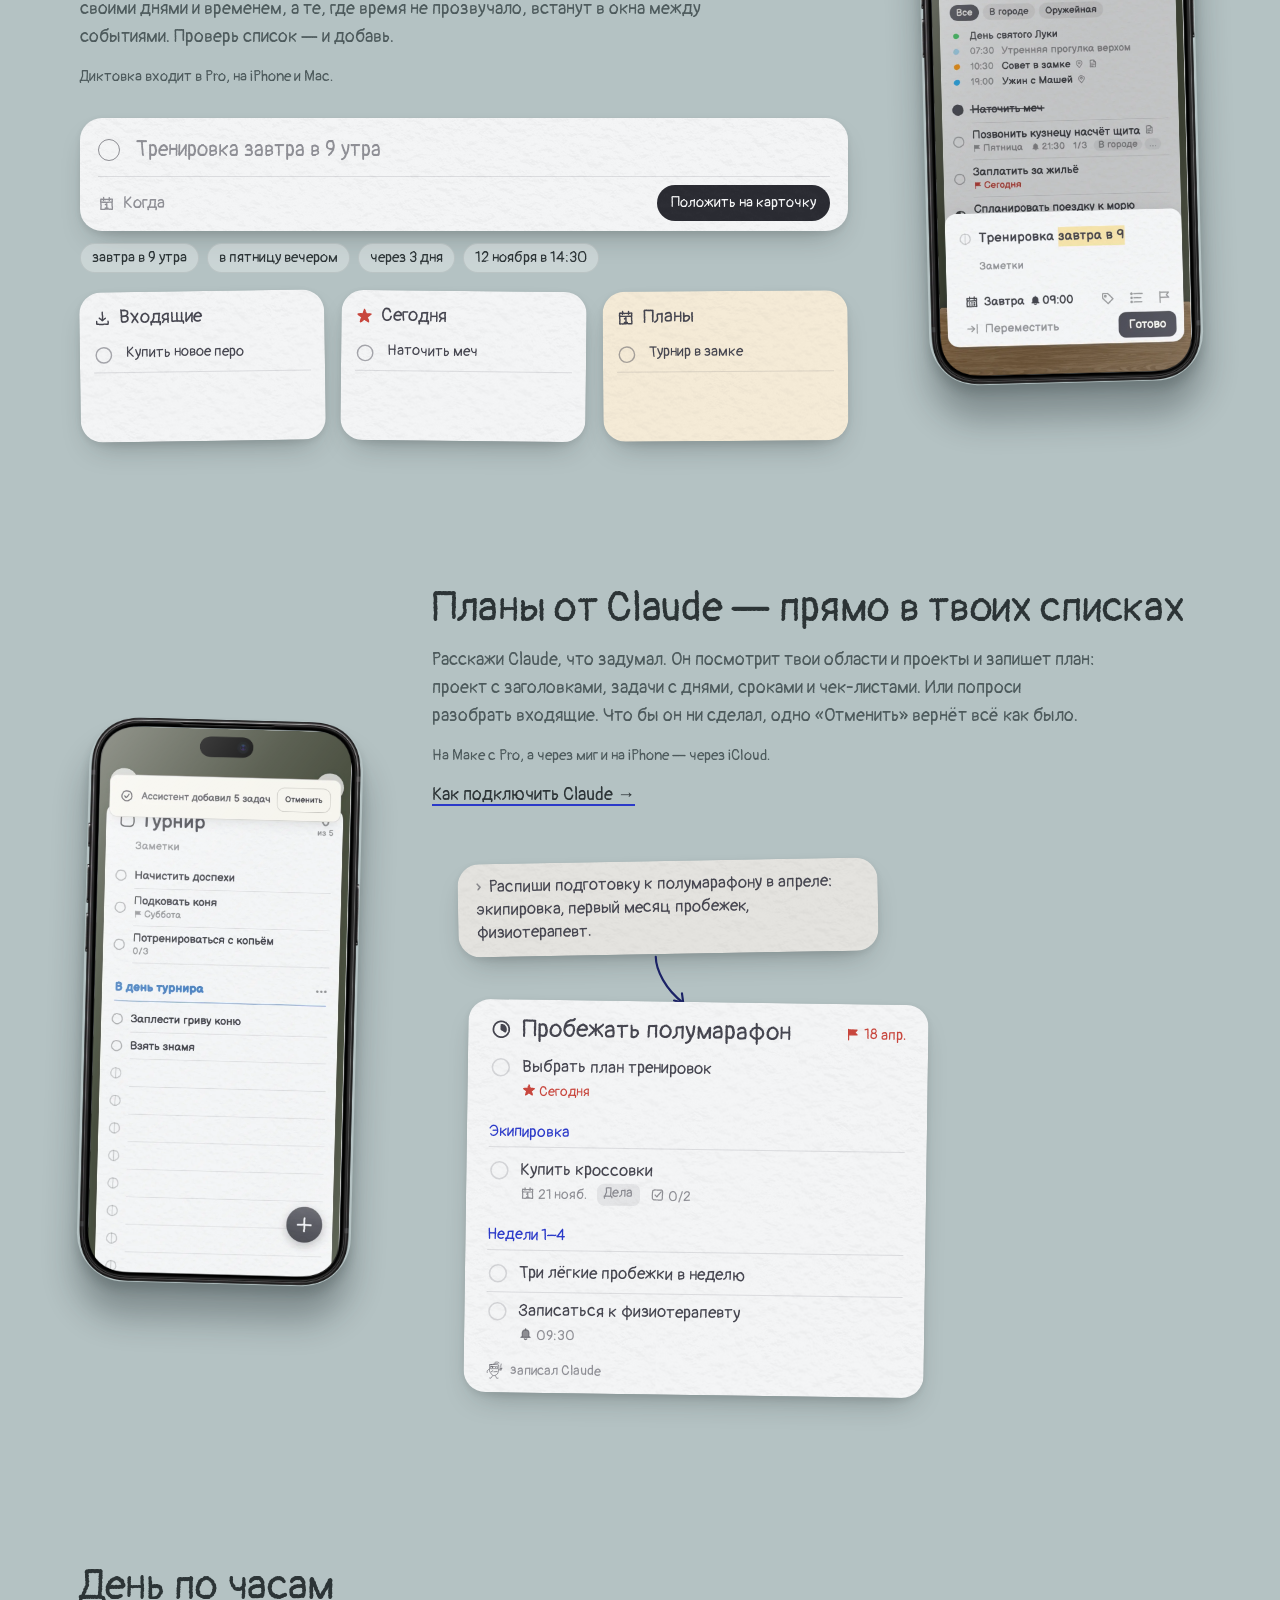
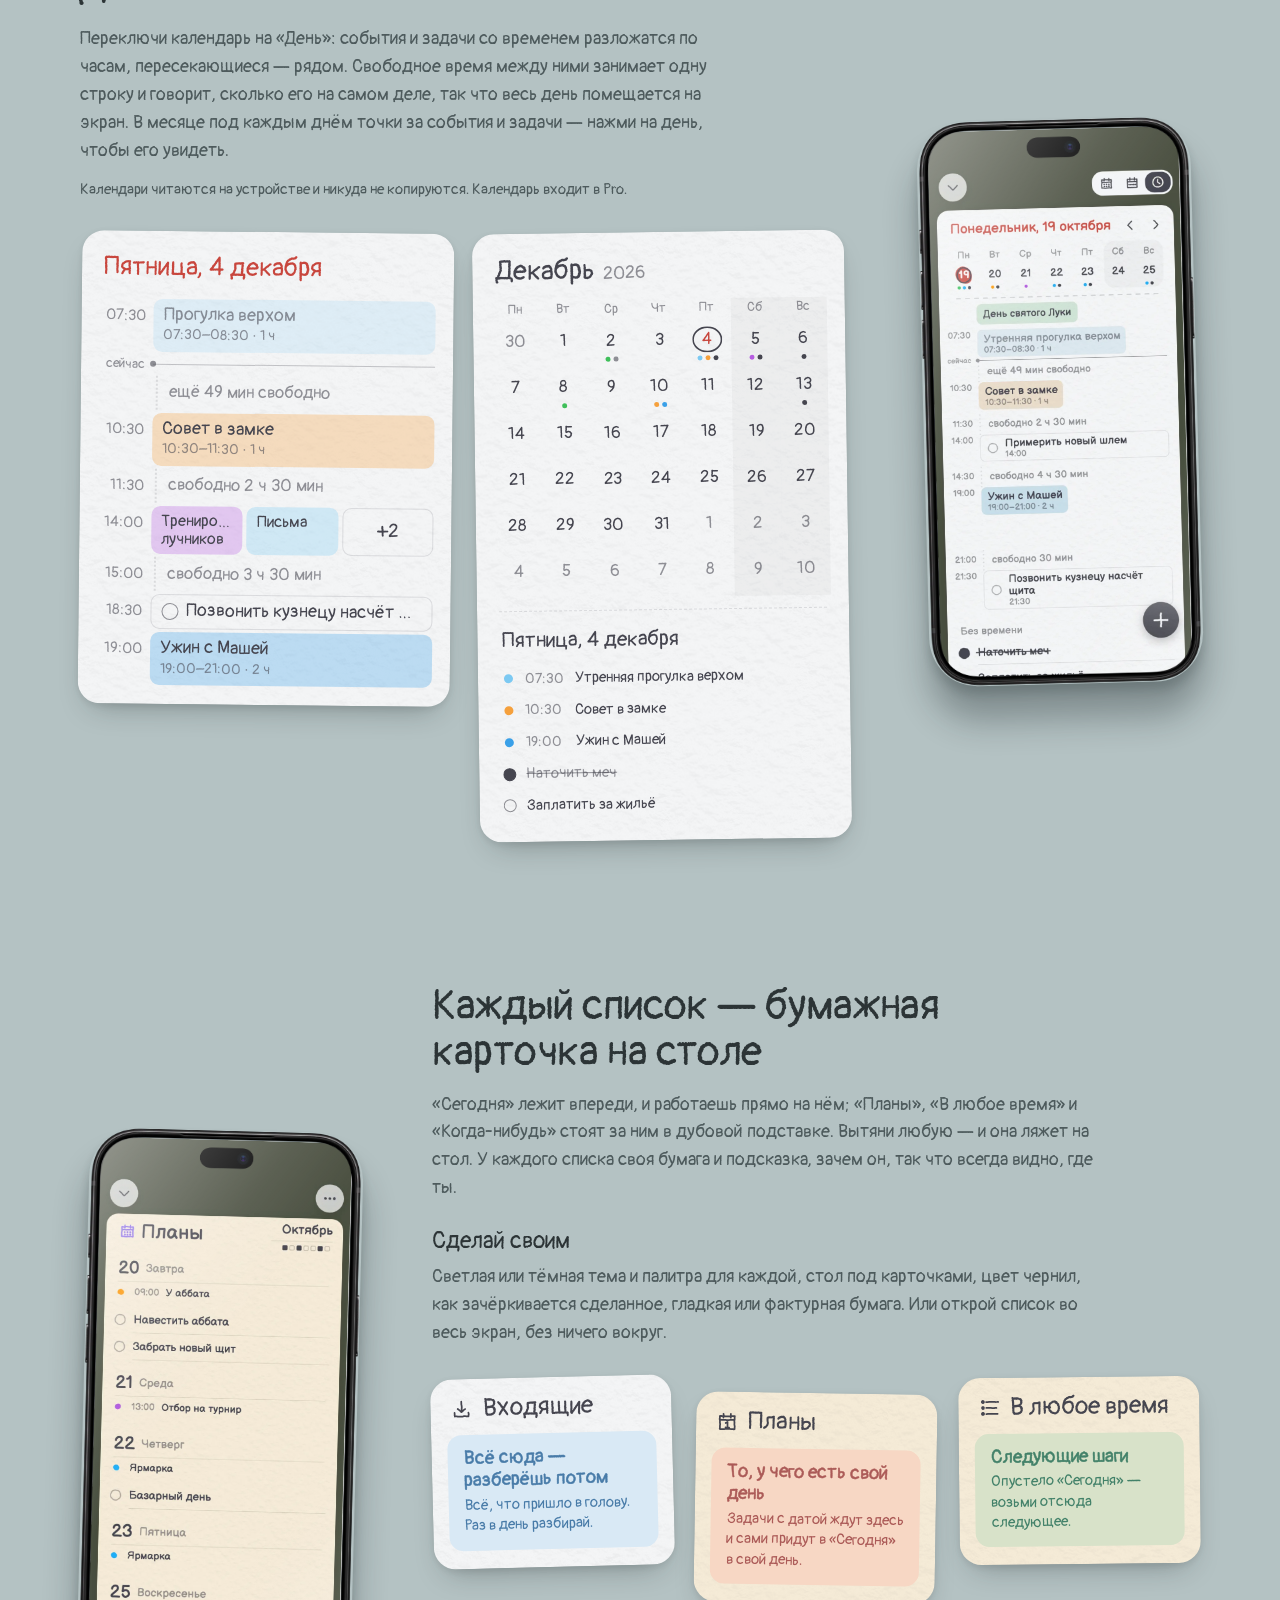
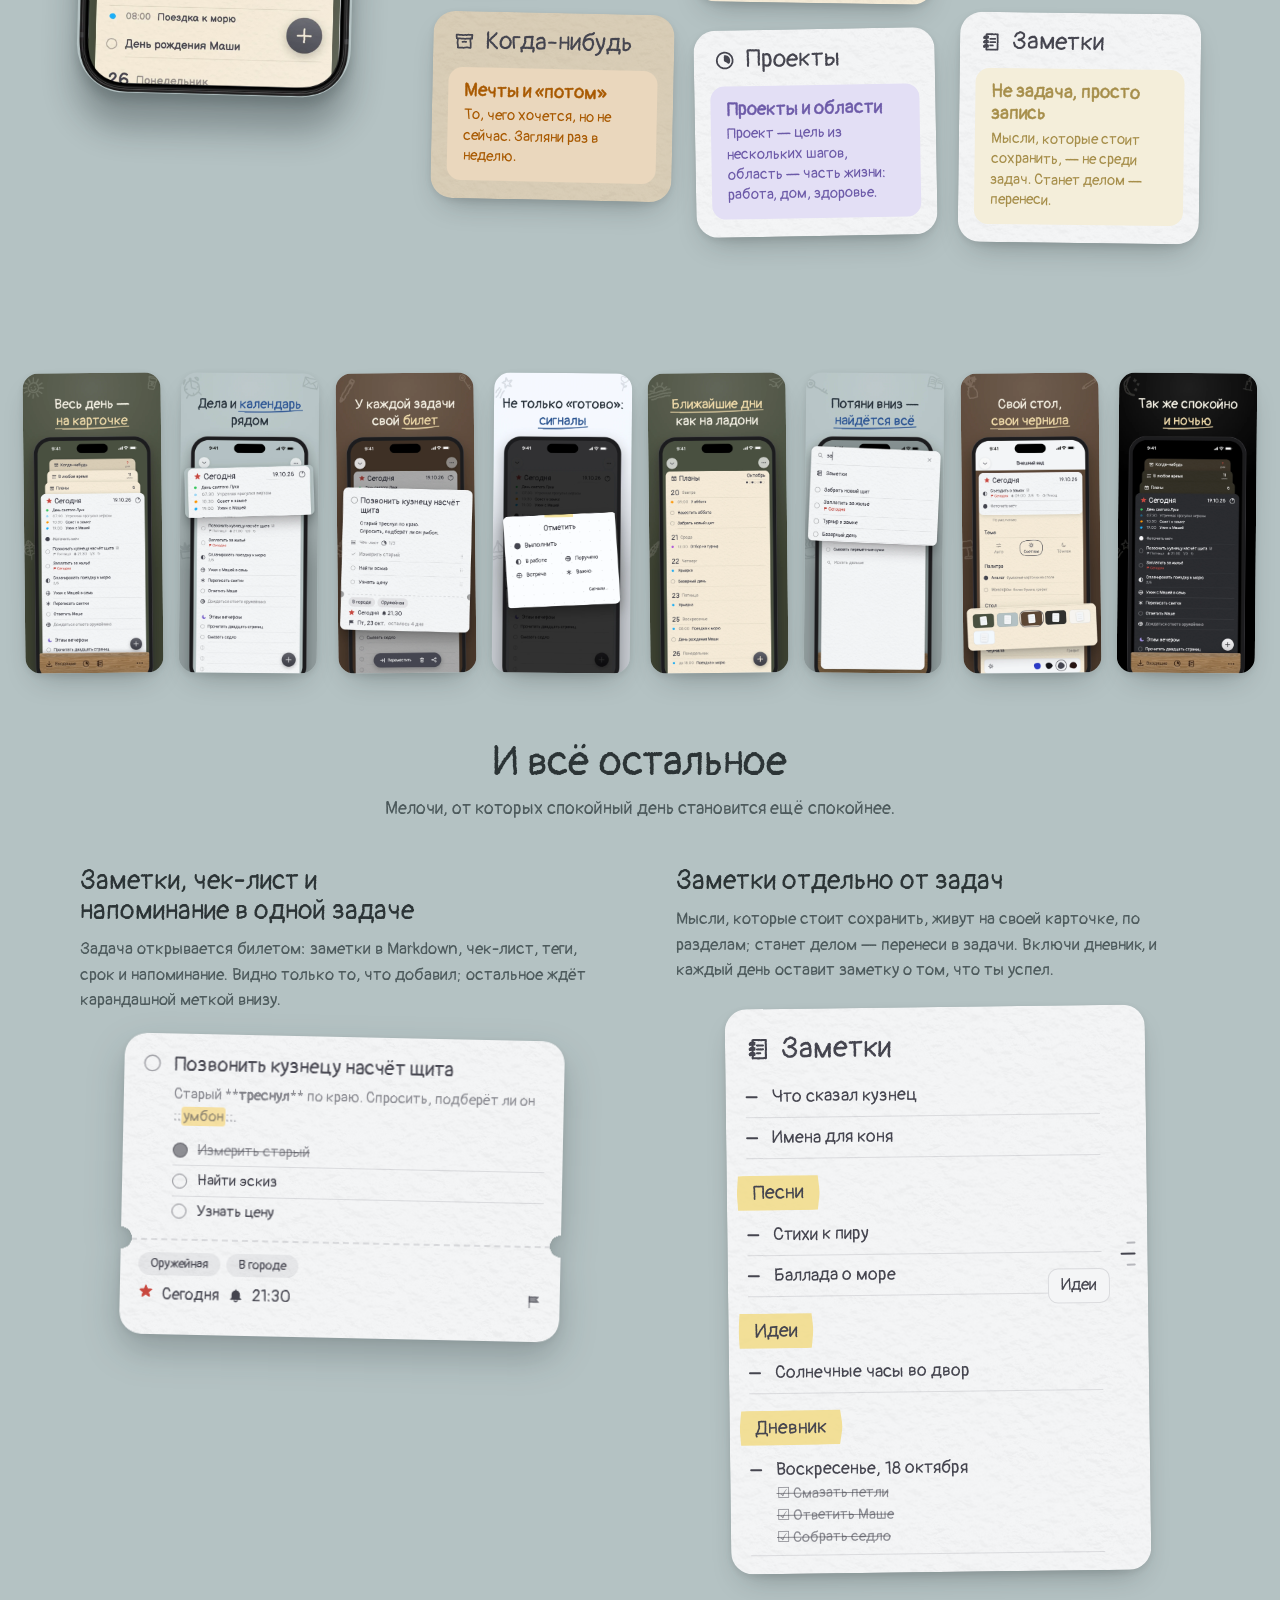
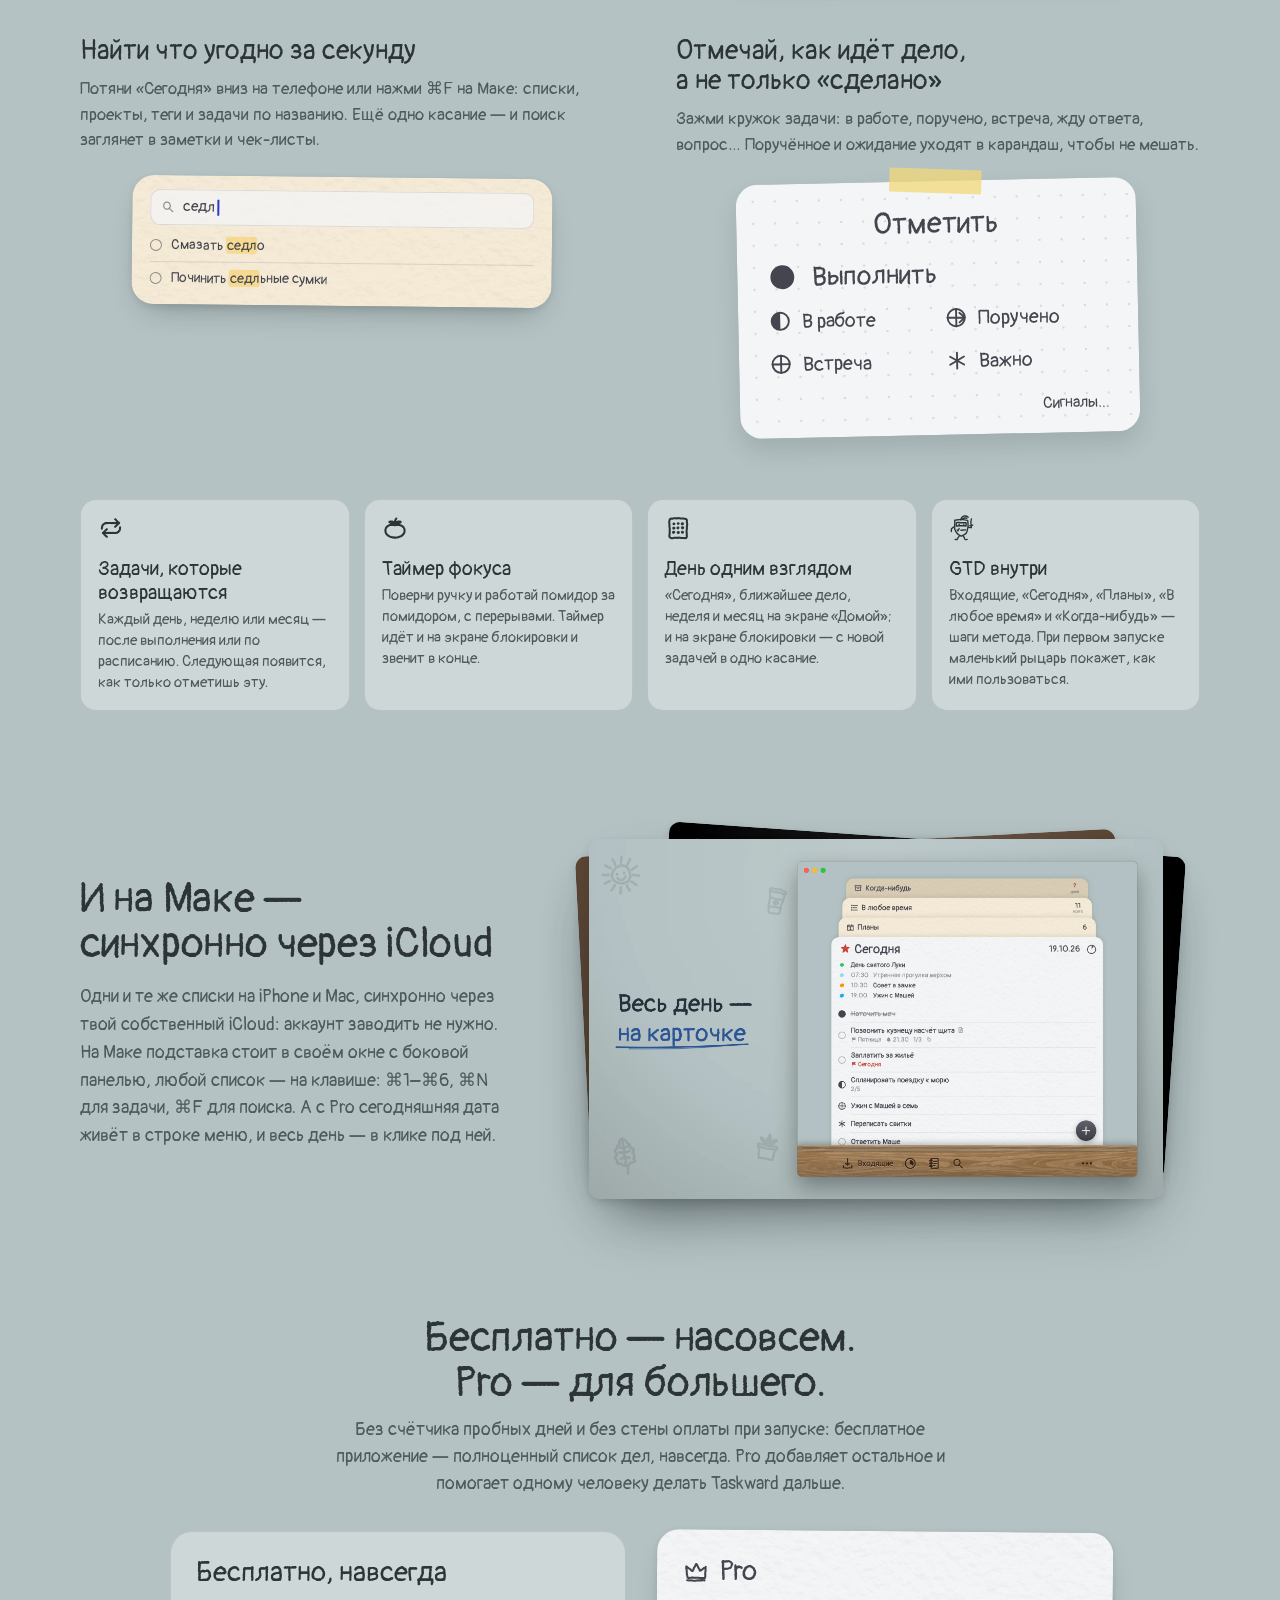
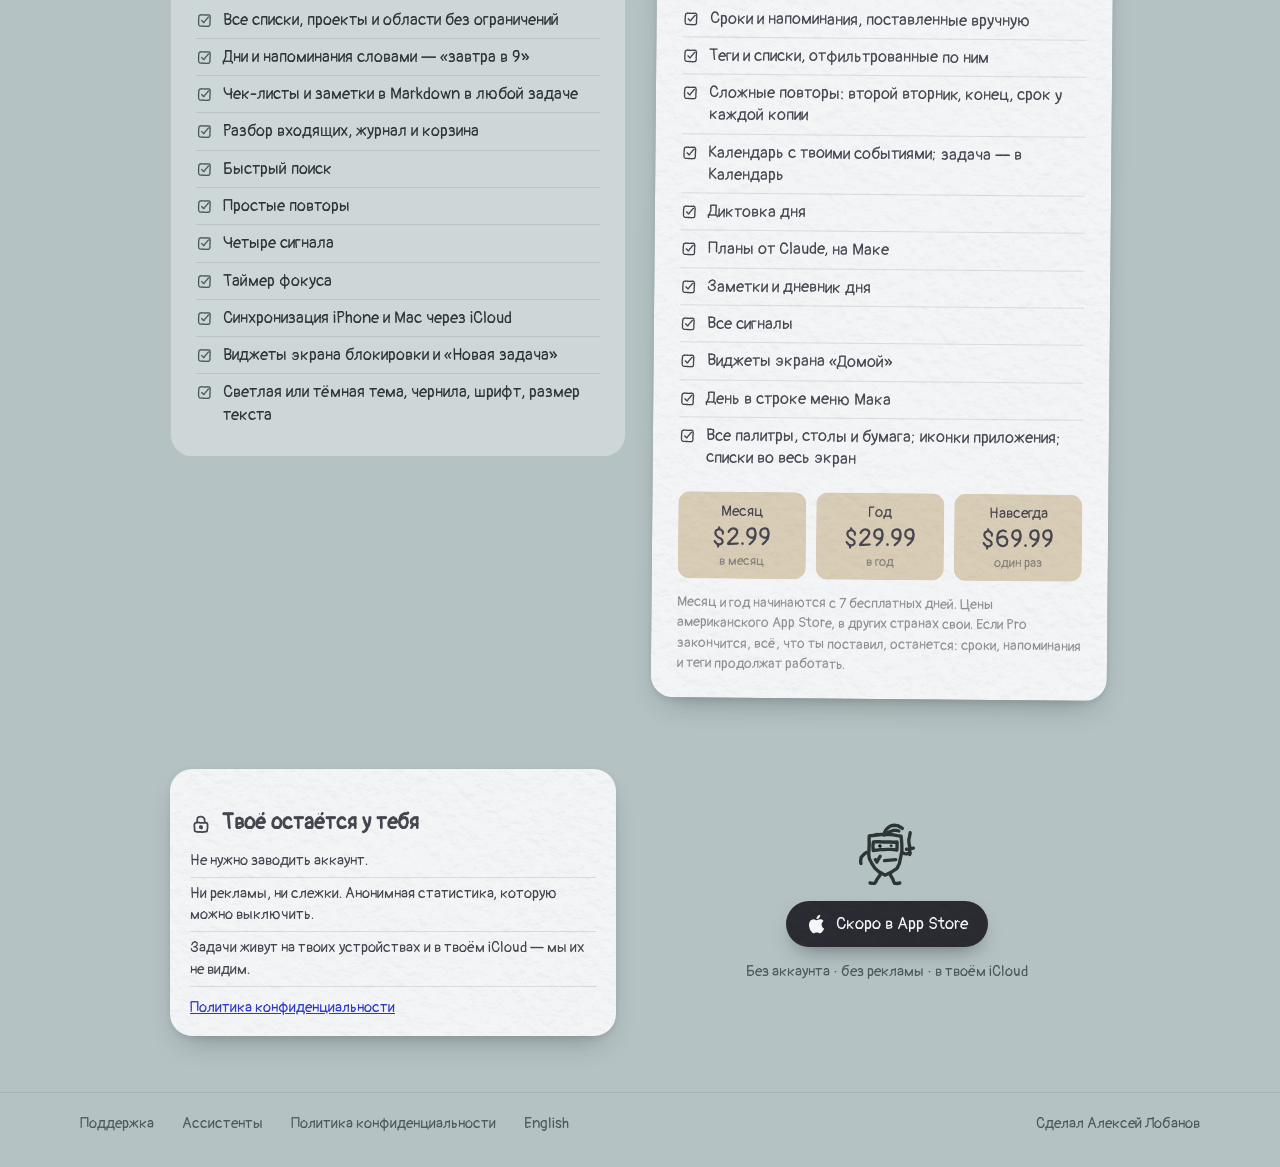
<file: ru/index.html>
<!doctype html>
<html lang="ru">
<head>
<meta charset="utf-8">
<meta name="viewport" content="width=device-width, initial-scale=1">
<title>Taskward: спокойный список дел на бумажных карточках</title>
<meta name="description" content="Спокойный список дел для iPhone и Mac. Каждый список — бумажная карточка на столе: «Сегодня» впереди, остальные в деревянной подставке за ней.">
<link rel="canonical" href="https://alobanov.github.io/taskward/ru/">
<link rel="alternate" hreflang="ru" href="https://alobanov.github.io/taskward/ru/">
<link rel="alternate" hreflang="en" href="https://alobanov.github.io/taskward/">
<link rel="alternate" hreflang="x-default" href="https://alobanov.github.io/taskward/">
<meta property="og:title" content="Taskward: спокойный список дел на бумажных карточках">
<meta property="og:description" content="Спокойный список дел для iPhone и Mac. Каждый список — бумажная карточка на столе: «Сегодня» впереди, остальные в деревянной подставке за ней.">
<meta property="og:image" content="https://alobanov.github.io/taskward/img/og-ru.jpg">
<meta property="og:image:width" content="1200">
<meta property="og:image:height" content="630">
<meta name="twitter:card" content="summary_large_image">
<meta name="theme-color" content="#b4c2c3">
<link rel="icon" href="../img/favicon.png" type="image/png">
<link rel="apple-touch-icon" href="../img/apple-touch-icon.png">
<link rel="preconnect" href="https://fonts.googleapis.com">
<link rel="preconnect" href="https://fonts.gstatic.com" crossorigin>
<link href="https://fonts.googleapis.com/css2?family=Pangolin&amp;subset=cyrillic&amp;display=swap" rel="stylesheet">
<link rel="stylesheet" href="../style.css?v=92c713bb">
<style>:root { --grain: url(../img/grain.webp); }</style>
<script src="../when.js?v=92c713bb" defer></script>
<script src="../app.js?v=92c713bb" defer></script>
</head>
<body>
<header class="wrap top">
<a class="brand" href="./"><img src="../img/icon.png" alt="" width="40" height="40">Taskward</a>
<nav aria-label="Sections"><a class="hide-sm" href="./#all">Возможности</a><a class="hide-sm" href="./#pro">Pro</a><a class="hide-sm" href="./#mac">iPhone и Mac</a><a class="hide-sm" href="../ru/privacy/">Приватность</a><a href="../ru/support/">Поддержка</a><a href="../" lang="en">English</a></nav>
</header>
<main>
<section class="hero"><div class="wrap hero-in">
<div class="hero-words">
<img class="hero-icon" src="../img/icon.png" alt="Taskward" width="112" height="112">
<h1 class="written"><span class="pen" style="--i:0">Весь день —</span><span class="pen" style="--i:1">на <span class="under">одной карточке<svg viewBox="0 0 300 24" preserveAspectRatio="none" aria-hidden="true"><path d="M4 17 C 70 11, 170 9, 292 8 C 230 12, 170 15, 120 19"/></svg></span>.</span></h1>
<p class="lede"><b>Спокойный список дел для iPhone и Mac.</b> Каждый список — бумажная карточка на твоём столе. Пиши задачу, как говоришь, и веди весь день с одной карточки.</p>
<span class="button soon"><svg class="icon" viewBox="0 0 17 20" aria-hidden="true"><path fill="currentColor" d="M14.07 10.63c-.02-2.33 1.9-3.45 1.99-3.51-1.08-1.58-2.77-1.8-3.37-1.82-1.43-.15-2.8.84-3.53.84-.73 0-1.85-.82-3.05-.8-1.57.03-3.02.92-3.83 2.33-1.63 2.83-.42 7.02 1.17 9.32.78 1.12 1.71 2.38 2.93 2.34 1.18-.05 1.62-.76 3.05-.76 1.42 0 1.82.76 3.06.74 1.27-.03 2.07-1.14 2.84-2.27.9-1.31 1.27-2.58 1.29-2.64-.03-.01-2.47-.95-2.49-3.77zM11.77 3.79c.65-.79 1.09-1.88.97-2.97-.94.04-2.07.62-2.74 1.41-.6.7-1.13 1.81-.99 2.88 1.05.08 2.11-.53 2.76-1.32z"/></svg>Скоро в App Store</span>
<p class="small">Без аккаунта · без рекламы · в твоём iCloud</p>
</div>
<div class="scene" aria-hidden="true">
<div class="rig">
<div class="phone"><div class="screen"><img src="../img/ru-home.webp" alt="" width="786" height="1708" fetchpriority="high">
<div class="bar"><b>9:41</b><svg viewBox="0 0 52 12"><g fill="#f4f1e8"><rect x="0" y="8" width="3" height="4" rx="1"/><rect x="4.5" y="6" width="3" height="6" rx="1"/><rect x="9" y="3.5" width="3" height="8.5" rx="1"/><rect x="13.5" y="1" width="3" height="11" rx="1"/><rect x="36.5" y="1.5" width="13" height="9" rx="2.5" fill="none" stroke="#f4f1e8" stroke-opacity=".5"/><rect x="38" y="3" width="10" height="6" rx="1.3"/></g></svg></div></div>
<div class="glass"></div></div>
<div class="pen-notes"><p class="pen-note l" style="--x:11.4%;--y:19.5%;--r:4deg"><svg class="arrow" viewBox="0 0 64 40" aria-hidden="true"><path d="M3 31 C 17 36, 41 33, 61 20"/><path d="M51 17.5 L 61.5 19.8 L 55.5 28.5"/></svg><span>остальные списки стоят позади</span></p><p class="pen-note r" style="--x:92.5%;--y:31.3%;--r:-7deg"><svg class="arrow" viewBox="0 0 64 40" aria-hidden="true"><path d="M3 31 C 17 36, 41 33, 61 20"/><path d="M51 17.5 L 61.5 19.8 L 55.5 28.5"/></svg><span>«Сегодня» впереди — работай на нём</span></p><p class="pen-note l" style="--x:9.0%;--y:52.9%;--r:-3deg"><svg class="arrow" viewBox="0 0 64 40" aria-hidden="true"><path d="M3 31 C 17 36, 41 33, 61 20"/><path d="M51 17.5 L 61.5 19.8 L 55.5 28.5"/></svg><span>срок сегодня — красным</span></p><p class="pen-note r" style="--x:89.6%;--y:83.6%;--r:-6deg"><svg class="arrow" viewBox="0 0 64 40" aria-hidden="true"><path d="M3 31 C 17 36, 41 33, 61 20"/><path d="M51 17.5 L 61.5 19.8 L 55.5 28.5"/></svg><span>тап — и новая задача</span></p><p class="pen-note l" style="--x:11.0%;--y:92.0%;--r:-2deg"><svg class="arrow" viewBox="0 0 64 40" aria-hidden="true"><path d="M3 31 C 17 36, 41 33, 61 20"/><path d="M51 17.5 L 61.5 19.8 L 55.5 28.5"/></svg><span>входящие, проекты и заметки — на дубовой подставке</span></p></div>
</div>
<div class="float paper chip smart" style="--r:-4deg;top:35%;left:-5%"><span class="ring"></span>Тренировка <mark>завтра в 9</mark></div>
<div class="float paper chip when" style="--r:3deg;top:51%;right:-5%;animation-delay:-2s"><svg class="icon" aria-hidden="true"><use href="../img/icons.svg#today"/></svg>Завтра<svg class="icon" aria-hidden="true"><use href="../img/icons.svg#reminderFilled"/></svg>09:00</div>
<div class="float paper chip progress" style="--r:2deg;top:69%;left:-3%;animation-delay:-4s"><svg viewBox="0 0 30 30" class="sig"><circle class="ring" cx="15" cy="15" r="11"/><path class="solid" d="M15 4a11 11 0 0 0 0 22z"/></svg>В работе</div>
<div class="float tag" style="--r:-6deg;top:3%;left:8%;animation-delay:-3s">Оружейная</div>
<span class="float doodle star" style="--r:12deg;top:2%;right:9%;animation-delay:-1s"><svg class="icon" aria-hidden="true"><use href="../img/icons.svg#favoriteFilled"/></svg></span>
<span class="float doodle flag" style="--r:-10deg;top:66%;right:4%;animation-delay:-5s"><svg class="icon" aria-hidden="true"><use href="../img/icons.svg#flagFilled"/></svg></span>
<span class="knight"><svg class="sticker" viewBox="-3 -3 46 46" aria-hidden="true"><g class="edge"><path d="M8.9 8.0L11.2 7.8L13.9 7.5L16.4 7.2L19.1 7.2L21.7 7.2L24.1 7.4L26.4 7.9L28.8 8.2L29.0 10.3L29.2 12.6L29.3 14.9L29.3 17.4L28.9 19.8L28.4 22.2L27.7 25.4L26.3 28.3L24.6 29.5L22.8 30.7L20.6 31.7L18.7 32.6L17.1 31.6L15.2 30.7L13.7 29.4L12.3 28.1L10.3 24.9L9.0 22.4L8.6 20.0L8.7 17.5L8.8 15.1L8.9 12.7L8.8 10.3L8.9 8.0L11.3 7.7L14.1 7.2"/><path d="M18.2 7.6L18.5 6.1L19.2 4.4L20.5 3.0L22.3 1.8L24.4 1.4L26.6 1.6L28.4 2.6L29.6 3.4"/><path d="M20.6 6.0L22.1 5.3L24.0 4.6L25.9 4.6L27.4 5.0"/><path d="M11.5 11.8L13.7 11.7L15.8 11.8L17.9 11.9L20.0 11.8L22.1 11.9L24.2 12.0L26.3 11.9L26.3 14.5L26.2 16.9L24.3 16.6L22.3 16.5L20.2 16.5L18.0 16.6L15.8 16.6L13.7 16.9L11.4 17.2L11.2 14.3L11.5 11.8L13.8 11.6L16.0 11.6"/><path d="M16.3 14.4L16.3 14.7L16.2 15.0L16.0 15.2L15.7 15.3L15.5 15.2L15.3 15.1L15.1 15.0L15.0 14.9L14.8 14.7L14.7 14.5L14.7 14.1L14.9 13.8L15.2 13.7L15.4 13.6L15.6 13.5L15.8 13.5L16.1 13.7L16.2 13.9L16.3 14.1L16.3 14.4L16.3 14.7L16.2 15.0"/><path d="M23.2 14.5L23.1 14.6L23.0 14.7L22.8 14.7L22.7 14.8L22.4 14.8L22.2 14.8L22.2 14.8L22.1 14.6L21.9 14.4L21.8 14.3L21.8 14.2L22.0 14.0L22.2 13.8L22.3 13.7L22.5 13.6L22.8 13.6L23.0 13.9L23.1 14.1L23.3 14.3L23.2 14.5L23.1 14.5L23.0 14.6"/><path d="M12.7 22.9L13.7 24.4L14.6 22.7L15.7 20.8"/><path d="M18.4 23.5L25.5 22.9"/><path d="M29.9 18.7L30.9 19.1L32.2 19.3L33.6 19.0L34.5 18.7"/><path d="M34.2 19.7L34.1 16.4"/><path d="M32.2 16.4L34.4 16.2L36.5 15.7"/><path d="M34.3 15.2L33.8 12.9L33.6 10.6L34.1 8.3L34.5 6.1"/><path d="M7.2 18.4L5.7 19.5L3.9 21.3L3.5 23.7L3.7 25.4"/><path d="M15.7 32.5L14.8 33.8L13.7 35.3L13.1 36.6L12.3 37.7L10.7 37.7L9.4 37.5"/><path d="M22.0 32.3L22.8 33.7L23.7 35.2L24.1 36.5L24.7 37.7L26.4 37.8L28.0 37.5"/><path class="body" d="M8.9 8.0L11.2 7.8L13.9 7.5L16.4 7.2L19.1 7.2L21.7 7.2L24.1 7.4L26.4 7.9L28.8 8.2L29.0 10.3L29.2 12.6L29.3 14.9L29.3 17.4L28.9 19.8L28.4 22.2L27.7 25.4L26.3 28.3L24.6 29.5L22.8 30.7L20.6 31.7L18.7 32.6L17.1 31.6L15.2 30.7L13.7 29.4L12.3 28.1L10.3 24.9L9.0 22.4L8.6 20.0L8.7 17.5L8.8 15.1L8.9 12.7L8.8 10.3L8.9 8.0L11.3 7.7L14.1 7.2"/></g><path class="shield" d="M8.9 8.0L11.2 7.8L13.9 7.5L16.4 7.2L19.1 7.2L21.7 7.2L24.1 7.4L26.4 7.9L28.8 8.2L29.0 10.3L29.2 12.6L29.3 14.9L29.3 17.4L28.9 19.8L28.4 22.2L27.7 25.4L26.3 28.3L24.6 29.5L22.8 30.7L20.6 31.7L18.7 32.6L17.1 31.6L15.2 30.7L13.7 29.4L12.3 28.1L10.3 24.9L9.0 22.4L8.6 20.0L8.7 17.5L8.8 15.1L8.9 12.7L8.8 10.3L8.9 8.0L11.3 7.7L14.1 7.2"/><g class="ink"><path d="M8.9 8.0L11.2 7.8L13.9 7.5L16.4 7.2L19.1 7.2L21.7 7.2L24.1 7.4L26.4 7.9L28.8 8.2L29.0 10.3L29.2 12.6L29.3 14.9L29.3 17.4L28.9 19.8L28.4 22.2L27.7 25.4L26.3 28.3L24.6 29.5L22.8 30.7L20.6 31.7L18.7 32.6L17.1 31.6L15.2 30.7L13.7 29.4L12.3 28.1L10.3 24.9L9.0 22.4L8.6 20.0L8.7 17.5L8.8 15.1L8.9 12.7L8.8 10.3L8.9 8.0L11.3 7.7L14.1 7.2"/><path d="M18.2 7.6L18.5 6.1L19.2 4.4L20.5 3.0L22.3 1.8L24.4 1.4L26.6 1.6L28.4 2.6L29.6 3.4"/><path d="M20.6 6.0L22.1 5.3L24.0 4.6L25.9 4.6L27.4 5.0"/><path d="M11.5 11.8L13.7 11.7L15.8 11.8L17.9 11.9L20.0 11.8L22.1 11.9L24.2 12.0L26.3 11.9L26.3 14.5L26.2 16.9L24.3 16.6L22.3 16.5L20.2 16.5L18.0 16.6L15.8 16.6L13.7 16.9L11.4 17.2L11.2 14.3L11.5 11.8L13.8 11.6L16.0 11.6"/><path d="M16.3 14.4L16.3 14.7L16.2 15.0L16.0 15.2L15.7 15.3L15.5 15.2L15.3 15.1L15.1 15.0L15.0 14.9L14.8 14.7L14.7 14.5L14.7 14.1L14.9 13.8L15.2 13.7L15.4 13.6L15.6 13.5L15.8 13.5L16.1 13.7L16.2 13.9L16.3 14.1L16.3 14.4L16.3 14.7L16.2 15.0"/><path d="M23.2 14.5L23.1 14.6L23.0 14.7L22.8 14.7L22.7 14.8L22.4 14.8L22.2 14.8L22.2 14.8L22.1 14.6L21.9 14.4L21.8 14.3L21.8 14.2L22.0 14.0L22.2 13.8L22.3 13.7L22.5 13.6L22.8 13.6L23.0 13.9L23.1 14.1L23.3 14.3L23.2 14.5L23.1 14.5L23.0 14.6"/><path d="M12.7 22.9L13.7 24.4L14.6 22.7L15.7 20.8"/><path d="M18.4 23.5L25.5 22.9"/><path d="M29.9 18.7L30.9 19.1L32.2 19.3L33.6 19.0L34.5 18.7"/><path d="M34.2 19.7L34.1 16.4"/><path d="M32.2 16.4L34.4 16.2L36.5 15.7"/><path d="M34.3 15.2L33.8 12.9L33.6 10.6L34.1 8.3L34.5 6.1"/><path d="M7.2 18.4L5.7 19.5L3.9 21.3L3.5 23.7L3.7 25.4"/><path d="M15.7 32.5L14.8 33.8L13.7 35.3L13.1 36.6L12.3 37.7L10.7 37.7L9.4 37.5"/><path d="M22.0 32.3L22.8 33.7L23.7 35.2L24.1 36.5L24.7 37.7L26.4 37.8L28.0 37.5"/><path class="eye" d="M16.3 14.4L16.3 14.7L16.2 15.0L16.0 15.2L15.7 15.3L15.5 15.2L15.3 15.1L15.1 15.0L15.0 14.9L14.8 14.7L14.7 14.5L14.7 14.1L14.9 13.8L15.2 13.7L15.4 13.6L15.6 13.5L15.8 13.5L16.1 13.7L16.2 13.9L16.3 14.1Z"/><path class="eye" d="M23.2 14.5L23.1 14.6L23.0 14.7L22.8 14.7L22.7 14.8L22.4 14.8L22.2 14.8L22.2 14.8L22.1 14.6L21.9 14.4L21.8 14.3L21.8 14.2L22.0 14.0L22.2 13.8L22.3 13.7L22.5 13.6L22.8 13.6L23.0 13.9L23.1 14.1L23.3 14.3Z"/></g></svg></span>
</div>
</div></section>

<section class="part" id="all"><div class="wrap">
<h2 class="part-h">Что умеет Taskward</h2><p class="part-say">Спокойный список дел, в котором больше, чем видно сразу. Нажми, чтобы посмотреть в деле.</p>
<ul class="tiles"><li><a class="tile" href="#speak"><svg class="icon" aria-hidden="true"><use href="../img/icons.svg#voice"/></svg><b>Пиши, как говоришь</b><span>«Тренировка завтра в 9» — или надиктуй весь день <em class=keep>голосом <i class=pro>Pro</i></em></span></a></li><li><a class="tile" href="#claude"><svg class="icon" aria-hidden="true"><use href="../img/icons.svg#magic"/></svg><b>Планы от Claude <i class=pro>Pro · Mac</i></b><span>Попроси план — он ляжет в списки проектами и задачами.</span></a></li><li><a class="tile" href="#day"><svg class="icon" aria-hidden="true"><use href="../img/icons.svg#time"/></svg><b>День по часам <i class=pro>Pro</i></b><span>События и задачи на одних часах и месяц на карточке.</span></a></li><li><a class="tile" href="#paper"><svg class="icon" aria-hidden="true"><use href="../img/icons.svg#cardFile"/></svg><b>Списки на бумаге</b><span>«Сегодня» впереди, остальные в дубовой подставке. Много <em class=keep>тем <i class=pro>Pro</i></em></span></a></li><li><a class="tile" href="#ticket"><svg class="icon" aria-hidden="true"><use href="../img/icons.svg#note"/></svg><b>Всё в одной задаче</b><span>Заметки в Markdown, чек-лист; срок и <em class=keep>напоминание <i class=pro>Pro</i></em></span></a></li><li><a class="tile" href="#signals"><svg class="sig" viewBox="0 0 24 24" aria-hidden="true"><circle class="ring" cx="12" cy="12" r="8.6"/><path class="solid" d="M12 3.4a8.6 8.6 0 0 0 0 17.2z"/></svg><b>Не только «сделано»</b><span>В работе, поручено, жду ответа: отметь, как идёт дело. Все <em class=keep>сигналы <i class=pro>Pro</i></em></span></a></li><li><a class="tile" href="#repeat"><svg class="icon" aria-hidden="true"><use href="../img/icons.svg#repeat"/></svg><b>Повторы</b><span>Каждую неделю или во второй <em class=keep>вторник <i class=pro>Pro</i></em>: следующая придёт сама.</span></a></li><li><a class="tile" href="#find"><svg class="icon" aria-hidden="true"><use href="../img/icons.svg#search"/></svg><b>Быстрый поиск</b><span>Потяни «Сегодня» вниз или ⌘F: списки, проекты, теги, задачи.</span></a></li><li><a class="tile" href="#notes"><svg class="icon" aria-hidden="true"><use href="../img/icons.svg#notebook"/></svg><b>Заметки и дневник <i class=pro>Pro</i></b><span>Заметки отдельно от задач и дневник, который пишется сам.</span></a></li><li><a class="tile" href="#focus"><svg class="icon" aria-hidden="true"><use href="../img/icons.svg#tomato"/></svg><b>Таймер фокуса</b><span>Помидор за помидором для одной задачи, и на экране блокировки.</span></a></li><li><a class="tile" href="#mac"><svg class="icon" aria-hidden="true"><use href="../img/icons.svg#backup"/></svg><b>iPhone и Mac заодно</b><span>Твой iCloud, без аккаунта. На Маке — день в строке <em class=keep>меню <i class=pro>Pro</i></em></span></a></li><li><a class="tile" href="#widgets"><svg class="icon" aria-hidden="true"><use href="../img/icons.svg#paperDots"/></svg><b>Виджеты</b><span>«Сегодня», ближайшее дело и месяц на экране блокировки и на <em class=keep>«Домой» <i class=pro>Pro</i></em></span></a></li></ul>
</div></section>

<section class="part features"><div class="wrap">

<article class="feature hl" id="speak">
<div class="say"><h2>Пиши, как говоришь</h2><p>Напиши задачу с днём, как сказал бы вслух, и нажми ввод. День и напоминание поставятся сами, а задача ляжет на свою карточку.</p>
<h3>Или надиктуй весь день</h3><p>Нажми микрофон рядом с плюсом в «Сегодня» и просто говори: «позвонить в банк в десять, вечером спортзал, в пятницу подарок Ане». Вернутся отдельные задачи со своими днями и временем, а те, где время не прозвучало, встанут в окна между событиями. Проверь список — и добавь.</p><p class="aside">Диктовка входит в Pro, на iPhone и Mac.</p></div>
<div class="vphone" aria-hidden="true"><div class="phone"><div class="screen"><video autoplay muted loop playsinline preload="metadata" poster="../img/ru-v-speak.webp"><source src="../img/ru-v-speak.mp4" type="video/mp4"></video></div><div class="glass"></div></div></div>
<div class="hl-demo">
<div class="try" data-lang="ru" data-words="{&quot;base&quot;: &quot;Тренировка &quot;, &quot;evening&quot;: &quot;Этим вечером&quot;, &quot;when&quot;: &quot;Когда&quot;, &quot;today&quot;: &quot;Сегодня&quot;, &quot;tomorrow&quot;: &quot;Завтра&quot;, &quot;seed&quot;: {&quot;inbox&quot;: [&quot;Купить новое перо&quot;], &quot;today&quot;: [&quot;Наточить меч&quot;], &quot;upcoming&quot;: [&quot;Турнир в замке&quot;]}, &quot;icons&quot;: {&quot;today&quot;: &quot;<svg class=\&quot;icon\&quot; aria-hidden=\&quot;true\&quot;><use href=\&quot;../img/icons.svg#today\&quot;/></svg>&quot;, &quot;moon&quot;: &quot;<svg class=\&quot;icon\&quot; aria-hidden=\&quot;true\&quot;><use href=\&quot;../img/icons.svg#darkThemeFilled\&quot;/></svg>&quot;, &quot;bell&quot;: &quot;<svg class=\&quot;icon\&quot; aria-hidden=\&quot;true\&quot;><use href=\&quot;../img/icons.svg#reminderFilled\&quot;/></svg>&quot;, &quot;star&quot;: &quot;<svg class=\&quot;icon\&quot; aria-hidden=\&quot;true\&quot;><use href=\&quot;../img/icons.svg#favoriteFilled\&quot;/></svg>&quot;, &quot;inbox&quot;: &quot;<svg class=\&quot;icon\&quot; aria-hidden=\&quot;true\&quot;><use href=\&quot;../img/icons.svg#export\&quot;/></svg>&quot;}}">
<form class="paper newcard" autocomplete="off">
<label class="field"><span class="ring" aria-hidden="true"></span>
<span class="line"><span class="mirror" aria-hidden="true"></span>
<input class="title" type="text" maxlength="70" enterkeyhint="done" aria-label="Тренировка завтра в 9 утра" placeholder="Тренировка завтра в 9 утра"></span></label>
<div class="foot"><span class="chip"></span><button class="put" type="submit">Положить на карточку</button></div>
</form>
<div class="examples"><button type="button" class="example">завтра в 9 утра</button><button type="button" class="example">в пятницу вечером</button><button type="button" class="example">через 3 дня</button><button type="button" class="example">12 ноября в 14:30</button></div>
<div class="desk3">
<div class="paper mini" data-list="inbox"><div class="head"><svg class="icon" aria-hidden="true"><use href="../img/icons.svg#export"/></svg>Входящие</div><ul class="rows"></ul></div>
<div class="paper mini" data-list="today"><div class="head"><svg class="icon" style="color:var(--seal)" aria-hidden="true"><use href="../img/icons.svg#favoriteFilled"/></svg>Сегодня</div><ul class="rows"></ul></div>
<div class="paper cream mini" data-list="upcoming"><div class="head"><svg class="icon" aria-hidden="true"><use href="../img/icons.svg#today"/></svg>Планы</div><ul class="rows"></ul></div>
</div>
</div>
</div>
</article>

<article class="feature hl flip" id="claude">
<div class="say"><h2>Планы от Claude — прямо в твоих списках</h2><p>Расскажи Claude, что задумал. Он посмотрит твои области и проекты и запишет план: проект с заголовками, задачи с днями, сроками и чек-листами. Или попроси разобрать входящие. Что бы он ни сделал, одно «Отменить» вернёт всё как было.</p>
<p class="aside">На Маке с Pro, а через миг и на iPhone — через iCloud.</p>
<p class="more-link"><a href="../ru/assistants/">Как подключить Claude →</a></p></div>
<div class="vphone" aria-hidden="true"><div class="phone"><div class="screen"><video autoplay muted loop playsinline preload="metadata" poster="../img/ru-v-claude.webp"><source src="../img/ru-v-claude.mp4" type="video/mp4"></video></div><div class="glass"></div></div></div>
<div class="hl-demo plan"><div class="paper grey ask"><span class="chev">›</span>Распиши подготовку к полумарафону в апреле: экипировка, первый месяц пробежек, физиотерапевт.</div><svg class="arrow" viewBox="0 0 64 40" aria-hidden="true"><path d="M3 31 C 17 36, 41 33, 61 20"/><path d="M51 17.5 L 61.5 19.8 L 55.5 28.5"/></svg><div class="paper plan-card"><div class="plan-head"><svg class="icon" aria-hidden="true"><use href="../img/icons.svg#project"/></svg><span>Пробежать полумарафон</span><span class="due"><svg class="icon" aria-hidden="true"><use href="../img/icons.svg#flagFilled"/></svg>18 апр.</span></div><ul class="rows"><li class="row"><span class="signal static"><svg viewBox="0 0 24 24"><circle class="ring" cx="12" cy="12" r="9.2"/><circle class="fill" cx="12" cy="12" r="9.2"/></svg></span><div><div class="title">Выбрать план тренировок</div><div class="print"><span class="today"><svg class="icon" aria-hidden="true"><use href="../img/icons.svg#favoriteFilled"/></svg>Сегодня</span></div></div></li></ul><h4 class="plan-heading">Экипировка</h4><ul class="rows"><li class="row"><span class="signal static"><svg viewBox="0 0 24 24"><circle class="ring" cx="12" cy="12" r="9.2"/><circle class="fill" cx="12" cy="12" r="9.2"/></svg></span><div><div class="title">Купить кроссовки</div><div class="print"><span><svg class="icon" aria-hidden="true"><use href="../img/icons.svg#today"/></svg>21 нояб.</span><span class="tagword">Дела</span><span><svg class="icon" aria-hidden="true"><use href="../img/icons.svg#check"/></svg>0/2</span></div></div></li></ul><h4 class="plan-heading">Недели 1–4</h4><ul class="rows"><li class="row"><span class="signal static"><svg viewBox="0 0 24 24"><circle class="ring" cx="12" cy="12" r="9.2"/><circle class="fill" cx="12" cy="12" r="9.2"/></svg></span><div><div class="title">Три лёгкие пробежки в неделю</div></div></li><li class="row"><span class="signal static"><svg viewBox="0 0 24 24"><circle class="ring" cx="12" cy="12" r="9.2"/><circle class="fill" cx="12" cy="12" r="9.2"/></svg></span><div><div class="title">Записаться к физиотерапевту</div><div class="print"><span><svg class="icon" aria-hidden="true"><use href="../img/icons.svg#reminderFilled"/></svg>09:30</span></div></div></li></ul><p class="from"><svg class="icon" aria-hidden="true"><use href="../img/icons.svg#knight"/></svg>записал Claude</p></div></div>
</article>

<article class="feature hl" id="day">
<div class="say"><h2>День по часам</h2><p>Переключи календарь на «День»: события и задачи со временем разложатся по часам, пересекающиеся — рядом. Свободное время между ними занимает одну строку и говорит, сколько его на самом деле, так что весь день помещается на экран. В месяце под каждым днём точки за события и задачи — нажми на день, чтобы его увидеть.</p><p class="aside">Календари читаются на устройстве и никуда не копируются. Календарь входит в Pro.</p></div>
<div class="vphone" aria-hidden="true"><div class="phone"><div class="screen"><video autoplay muted loop playsinline preload="metadata" poster="../img/ru-v-day.webp"><source src="../img/ru-v-day.mp4" type="video/mp4"></video></div><div class="glass"></div></div></div>
<div class="hl-demo cal2">
<div class="paper dayplan"><h4 data-today>Понедельник, 19 октября</h4><div class="dp-row"><span class="t">07:30</span><div class="blk over" style="--c:#7cc9f2"><b>Прогулка верхом</b><i>07:30–08:30 · 1 ч</i></div></div><div class="dp-now"><span class="t">сейчас</span><span class="line"></span></div><div class="dp-free"><span class="t"></span><span class="dots"></span><span>ещё 49 мин свободно</span></div><div class="dp-row"><span class="t">10:30</span><div class="blk" style="--c:#f5a03c"><b>Совет в замке</b><i>10:30–11:30 · 1 ч</i></div></div><div class="dp-free"><span class="t">11:30</span><span class="dots"></span><span>свободно 2 ч 30 мин</span></div><div class="dp-row"><span class="t">14:00</span><div class="crowd"><div class="blk" style="--c:#b65ce0"><b>Тренировка лучников</b></div><div class="blk" style="--c:#7cc9f2"><b>Письма</b></div><div class="blk more">+2</div></div></div><div class="dp-free"><span class="t">15:00</span><span class="dots"></span><span>свободно 3 ч 30 мин</span></div><div class="dp-row"><span class="t">18:30</span><div class="blk task"><span class="o"></span><b>Позвонить кузнецу насчёт щита</b></div></div><div class="dp-row"><span class="t">19:00</span><div class="blk" style="--c:#3aa0e8"><b>Ужин с Машей</b><i>19:00–21:00 · 2 ч</i></div></div></div>
<div class="paper month" data-lang="ru" data-cal="{&quot;days&quot;: [[-2, [[&quot;09:00&quot;, &quot;Ярмарка&quot;, &quot;#3fbf5a&quot;]], [[&quot;Смазать седло&quot;, true]]], [0, [[&quot;07:30&quot;, &quot;Утренняя прогулка верхом&quot;, &quot;#7cc9f2&quot;], [&quot;10:30&quot;, &quot;Совет в замке&quot;, &quot;#f5a03c&quot;], [&quot;19:00&quot;, &quot;Ужин с Машей&quot;, &quot;#3aa0e8&quot;]], [[&quot;Наточить меч&quot;, true], [&quot;Заплатить за жильё&quot;, false]]], [1, [[&quot;13:00&quot;, &quot;Отборочные поединки&quot;, &quot;#b65ce0&quot;]], [[&quot;Позвонить кузнецу насчёт щита&quot;, false]]], [2, [], [[&quot;Спланировать поездку к морю&quot;, false]]], [4, [[&quot;&quot;, &quot;День святого Луки&quot;, &quot;#3fbf5a&quot;]], []], [6, [[&quot;18:00&quot;, &quot;Пир после турнира&quot;, &quot;#f5a03c&quot;], [&quot;20:00&quot;, &quot;Ночной дозор&quot;, &quot;#3aa0e8&quot;]], []], [9, [], [[&quot;Съездить на дальний север&quot;, false]]]], &quot;empty&quot;: &quot;На этот день ничего&quot;}">
<div class="month-head"><b></b><span></span></div>
<div class="days" role="grid"></div>
<div class="tear" aria-hidden="true"></div>
<div class="day" aria-live="polite"><h4></h4><ul></ul></div>
</div>
</div>
</article>

<article class="feature hl flip" id="paper">
<div class="say"><h2>Каждый список — бумажная карточка на столе</h2><p>«Сегодня» лежит впереди, и работаешь прямо на нём; «Планы», «В любое время» и «Когда-нибудь» стоят за ним в дубовой подставке. Вытяни любую — и она ляжет на стол. У каждого списка своя бумага и подсказка, зачем он, так что всегда видно, где ты.</p>
<h3>Сделай своим</h3><p>Светлая или тёмная тема и палитра для каждой, стол под карточками, цвет чернил, как зачёркивается сделанное, гладкая или фактурная бумага. Или открой список во весь экран, без ничего вокруг.</p></div>
<div class="vphone" aria-hidden="true"><div class="phone"><div class="screen"><video autoplay muted loop playsinline preload="metadata" poster="../img/ru-v-paper.webp"><source src="../img/ru-v-paper.mp4" type="video/mp4"></video></div><div class="glass"></div></div></div>
<div class="hl-demo"><div class="deck"><div class="paper white lcard" style="--r:-1.4deg;--marker:#4AA8F0;--pen:#487ba8"><div class="head"><svg class="icon" aria-hidden="true"><use href="../img/icons.svg#export"/></svg>Входящие</div><div class="hint"><b>Всё сюда — разберёшь потом</b><span>Всё, что пришло в голову. Раз в день разбирай.</span></div></div><div class="paper cream lcard" style="--r:0.9deg;--marker:#FF6B5E;--pen:#ab5a57"><div class="head"><svg class="icon" aria-hidden="true"><use href="../img/icons.svg#today"/></svg>Планы</div><div class="hint"><b>То, у чего есть свой день</b><span>Задачи с датой ждут здесь и сами придут в «Сегодня» в свой день.</span></div></div><div class="paper cream lcard" style="--r:-0.6deg;--marker:#3FB27F;--pen:#428169"><div class="head"><svg class="icon" aria-hidden="true"><use href="../img/icons.svg#list"/></svg>В любое время</div><div class="hint"><b>Следующие шаги</b><span>Опустело «Сегодня» — возьми отсюда следующее.</span></div></div><div class="paper kraft lcard" style="--r:1.2deg;--marker:#FFA23A;--pen:#a85900"><div class="head"><svg class="icon" aria-hidden="true"><use href="../img/icons.svg#archive"/></svg>Когда-нибудь</div><div class="hint"><b>Мечты и «потом»</b><span>То, чего хочется, но не сейчас. Загляни раз в неделю.</span></div></div><div class="paper white lcard" style="--r:-1.0deg;--marker:#8B6CF0;--pen:#6c5aa8"><div class="head"><svg class="icon" aria-hidden="true"><use href="../img/icons.svg#project"/></svg>Проекты</div><div class="hint"><b>Проекты и области</b><span>Проект — цель из нескольких шагов, область — часть жизни: работа, дом, здоровье.</span></div></div><div class="paper white lcard" style="--r:0.7deg;--marker:#F6C945;--pen:#a68e4a"><div class="head"><svg class="icon" aria-hidden="true"><use href="../img/icons.svg#notebook"/></svg>Заметки</div><div class="hint"><b>Не задача, просто запись</b><span>Мысли, которые стоит сохранить, — не среди задач. Станет делом — перенеси.</span></div></div></div></div>
</article>

</div></section>

<section class="part" id="real"><div class="wrap">
<div class="shelf"><img src="../img/ru-iphone-1.webp" alt="Taskward на iPhone" width="760" height="1651" loading="lazy"><img src="../img/ru-iphone-2.webp" alt="Taskward на iPhone" width="760" height="1651" loading="lazy"><img src="../img/ru-iphone-3.webp" alt="Taskward на iPhone" width="760" height="1651" loading="lazy"><img src="../img/ru-iphone-4.webp" alt="Taskward на iPhone" width="760" height="1651" loading="lazy"><img src="../img/ru-iphone-5.webp" alt="Taskward на iPhone" width="760" height="1651" loading="lazy"><img src="../img/ru-iphone-6.webp" alt="Taskward на iPhone" width="760" height="1651" loading="lazy"><img src="../img/ru-iphone-7.webp" alt="Taskward на iPhone" width="760" height="1651" loading="lazy"><img src="../img/ru-iphone-8.webp" alt="Taskward на iPhone" width="760" height="1651" loading="lazy"></div>
</div></section>

<section class="part rest"><div class="wrap">
<h2 class="part-h">И всё остальное</h2><p class="part-say">Мелочи, от которых спокойный день становится ещё спокойнее.</p>
<div class="grid2">

<article class="card2" id="ticket">
<h3>Заметки, чек-лист и напоминание в одной задаче</h3><p>Задача открывается билетом: заметки в Markdown, чек-лист, теги, срок и напоминание. Видно только то, что добавил; остальное ждёт карандашной меткой внизу.</p>
<div class="ticket-wrap"><div class="paper ticket">
<h4 class="row"><button class="signal" type="button" aria-pressed="false" aria-label="Отметить: Позвонить кузнецу насчёт щита"><svg viewBox="0 0 24 24"><circle class="ring" cx="12" cy="12" r="9.2"/><circle class="fill" cx="12" cy="12" r="9.2"/></svg></button><span class="title">Позвонить кузнецу насчёт щита</span></h4>
<p class="notes">Старый <span class="mk">**</span><b>треснул</b><span class="mk">**</span> по краю. Спросить, подберёт ли он <span class="mk">::</span><mark>умбон</mark><span class="mk">::</span>.</p>
<ul class="steps"><li class="done"><button class="box" type="button" aria-pressed="true" aria-label="Отметить: Измерить старый"></button>Измерить старый</li><li class=""><button class="box" type="button" aria-pressed="false" aria-label="Отметить: Найти эскиз"></button>Найти эскиз</li><li class=""><button class="box" type="button" aria-pressed="false" aria-label="Отметить: Узнать цену"></button>Узнать цену</li></ul>
<div class="stub">
<div class="tags"><span>Оружейная</span><span>В городе</span></div>
<div class="when"><span class="star"><svg class="icon" aria-hidden="true"><use href="../img/icons.svg#favoriteFilled"/></svg></span>Сегодня<svg class="icon" aria-hidden="true"><use href="../img/icons.svg#reminderFilled"/></svg>21:30<span class="marks"><svg class="icon" aria-hidden="true"><use href="../img/icons.svg#flagFilled"/></svg></span></div>
</div>
</div></div>
</article>

<article class="card2" id="notes">
<h3>Заметки отдельно от задач</h3><p>Мысли, которые стоит сохранить, живут на своей карточке, по разделам; станет делом — перенеси в задачи. Включи дневник, и каждый день оставит заметку о том, что ты успел.</p>
<div class="paper notesdemo"><div class="head"><svg class="icon" aria-hidden="true"><use href="../img/icons.svg#notebook"/></svg>Заметки</div>
<p class="n"><span class="dash"></span>Что сказал кузнец</p><p class="n"><span class="dash"></span>Имена для коня</p><p class="tapehead">Песни</p><p class="n"><span class="dash"></span>Стихи к пиру</p><p class="n"><span class="dash"></span>Баллада о море</p><p class="tapehead">Идеи</p><p class="n"><span class="dash"></span>Солнечные часы во двор</p><p class="tapehead">Дневник</p><div class="n diary"><span class="dash"></span><div><b>Воскресенье, 18 октября</b><span>☑ Смазать петли</span><span>☑ Ответить Маше</span><span>☑ Собрать седло</span></div></div>
<div class="outline" aria-hidden="true"><span class=""></span><span class="lit"></span><span class=""></span><span class="slip">Идеи</span></div>
</div>
</article>

<article class="card2" id="find">
<h3>Найти что угодно за секунду</h3><p>Потяни «Сегодня» вниз на телефоне или нажми ⌘F на Маке: списки, проекты, теги и задачи по названию. Ещё одно касание — и поиск заглянет в заметки и чек-листы.</p>
<div class="paper cream small"><div class="demo find"><div class="field"><svg class="icon" aria-hidden="true"><use href="../img/icons.svg#search"/></svg>седл<span class="caret"></span></div><p><span class="o"></span><span>Смазать <mark>седл</mark>о</span></p><p><span class="o"></span><span>Починить <mark>седл</mark>ьные сумки</span></p></div></div>
</article>

<article class="card2" id="signals">
<h3>Отмечай, как идёт дело, а не только «сделано»</h3><p>Зажми кружок задачи: в работе, поручено, встреча, жду ответа, вопрос… Поручённое и ожидание уходят в карандаш, чтобы не мешать.</p>
<div class="taped"><span class="tape"></span><p class="note-title">Отметить</p>
<p class="complete"><svg class="sig" viewBox="0 0 24 24" aria-hidden="true"><circle class="ring" cx="12" cy="12" r="8.6"/><circle class="solid" cx="12" cy="12" r="8.6"/></svg>Выполнить</p><ul class="sigs"><li><svg class="sig" viewBox="0 0 24 24" aria-hidden="true"><circle class="ring" cx="12" cy="12" r="8.6"/><path class="solid" d="M12 3.4a8.6 8.6 0 0 0 0 17.2z"/></svg>В работе</li><li><svg class="sig" viewBox="0 0 24 24" aria-hidden="true"><circle class="ring" cx="12" cy="12" r="8.6"/><path class="line" d="M12 3.4v17.2M3.4 12h17.2M15.2 7.2l5.4 4.8-5.4 4.8"/></svg>Поручено</li><li><svg class="sig" viewBox="0 0 24 24" aria-hidden="true"><circle class="ring" cx="12" cy="12" r="8.6"/><path class="line" d="M12 3.4v17.2M3.4 12h17.2"/></svg>Встреча</li><li><svg class="sig" viewBox="0 0 24 24" aria-hidden="true"><path class="line" stroke-width="2.2" d="M12 4v16M18.93 8 5.07 16M18.93 16 5.07 8"/></svg>Важно</li></ul><p class="more">Сигналы…</p></div>
</article>

</div>
<div class="smalls"><div class="small-card" id="repeat"><svg class="icon" aria-hidden="true"><use href="../img/icons.svg#repeat"/></svg><h3>Задачи, которые возвращаются</h3><p>Каждый день, неделю или месяц — после выполнения или по расписанию. Следующая появится, как только отметишь эту.</p></div><div class="small-card" id="focus"><svg class="icon" aria-hidden="true"><use href="../img/icons.svg#tomato"/></svg><h3>Таймер фокуса</h3><p>Поверни ручку и работай помидор за помидором, с перерывами. Таймер идёт и на экране блокировки и звенит в конце.</p></div><div class="small-card" id="widgets"><svg class="icon" aria-hidden="true"><use href="../img/icons.svg#paperDots"/></svg><h3>День одним взглядом</h3><p>«Сегодня», ближайшее дело, неделя и месяц на экране «Домой»; и на экране блокировки — с новой задачей в одно касание.</p></div><div class="small-card" id="gtd"><svg class="icon" aria-hidden="true"><use href="../img/icons.svg#knight"/></svg><h3>GTD внутри</h3><p>Входящие, «Сегодня», «Планы», «В любое время» и «Когда-нибудь» — шаги метода. При первом запуске маленький рыцарь покажет, как ими пользоваться.</p></div></div>
</div></section>

<section class="part features"><div class="wrap">
<article class="feature" id="mac">
<div class="say"><h2>И на Маке — синхронно через iCloud</h2><p>Одни и те же списки на iPhone и Mac, синхронно через твой собственный iCloud: аккаунт заводить не нужно. На Маке подставка стоит в своём окне с боковой панелью, любой список — на клавише: ⌘1–⌘6, ⌘N для задачи, ⌘F для поиска. А с Pro сегодняшняя дата живёт в строке меню, и весь день — в клике под ней.</p></div>
<div class="show"><div class="macs">
<img src="../img/ru-mac-5.webp" alt="" width="2240" height="1400" loading="lazy">
<img src="../img/ru-mac-2.webp" alt="" width="2240" height="1400" loading="lazy">
<img src="../img/ru-mac-1.webp" alt="Taskward на Маке" width="2240" height="1400" loading="lazy">
</div></div>
</article>
</div></section>

<section class="part" id="pro"><div class="wrap">
<h2 class="part-h">Бесплатно — насовсем. Pro — для большего.</h2><p class="part-say">Без счётчика пробных дней и без стены оплаты при запуске: бесплатное приложение — полноценный список дел, навсегда. Pro добавляет остальное и помогает одному человеку делать Taskward дальше.</p>
<div class="plans">
<div class="plan free"><h3>Бесплатно, навсегда</h3><ul><li><svg class="icon" aria-hidden="true"><use href="../img/icons.svg#check"/></svg><span>Все списки, проекты и области без ограничений</span></li><li><svg class="icon" aria-hidden="true"><use href="../img/icons.svg#check"/></svg><span>Дни и напоминания словами — «завтра в 9»</span></li><li><svg class="icon" aria-hidden="true"><use href="../img/icons.svg#check"/></svg><span>Чек-листы и заметки в Markdown в любой задаче</span></li><li><svg class="icon" aria-hidden="true"><use href="../img/icons.svg#check"/></svg><span>Разбор входящих, журнал и корзина</span></li><li><svg class="icon" aria-hidden="true"><use href="../img/icons.svg#check"/></svg><span>Быстрый поиск</span></li><li><svg class="icon" aria-hidden="true"><use href="../img/icons.svg#check"/></svg><span>Простые повторы</span></li><li><svg class="icon" aria-hidden="true"><use href="../img/icons.svg#check"/></svg><span>Четыре сигнала</span></li><li><svg class="icon" aria-hidden="true"><use href="../img/icons.svg#check"/></svg><span>Таймер фокуса</span></li><li><svg class="icon" aria-hidden="true"><use href="../img/icons.svg#check"/></svg><span>Синхронизация iPhone и Mac через iCloud</span></li><li><svg class="icon" aria-hidden="true"><use href="../img/icons.svg#check"/></svg><span>Виджеты экрана блокировки и «Новая задача»</span></li><li><svg class="icon" aria-hidden="true"><use href="../img/icons.svg#check"/></svg><span>Светлая или тёмная тема, чернила, шрифт, размер текста</span></li></ul></div>
<div class="paper plan pro"><h3><svg class="icon" aria-hidden="true"><use href="../img/icons.svg#pro"/></svg>Pro</h3><ul><li><svg class="icon" aria-hidden="true"><use href="../img/icons.svg#check"/></svg><span>Сроки и напоминания, поставленные вручную</span></li><li><svg class="icon" aria-hidden="true"><use href="../img/icons.svg#check"/></svg><span>Теги и списки, отфильтрованные по ним</span></li><li><svg class="icon" aria-hidden="true"><use href="../img/icons.svg#check"/></svg><span>Сложные повторы: второй вторник, конец, срок у каждой копии</span></li><li><svg class="icon" aria-hidden="true"><use href="../img/icons.svg#check"/></svg><span>Календарь с твоими событиями; задача — в Календарь</span></li><li><svg class="icon" aria-hidden="true"><use href="../img/icons.svg#check"/></svg><span>Диктовка дня</span></li><li><svg class="icon" aria-hidden="true"><use href="../img/icons.svg#check"/></svg><span>Планы от Claude, на Маке</span></li><li><svg class="icon" aria-hidden="true"><use href="../img/icons.svg#check"/></svg><span>Заметки и дневник дня</span></li><li><svg class="icon" aria-hidden="true"><use href="../img/icons.svg#check"/></svg><span>Все сигналы</span></li><li><svg class="icon" aria-hidden="true"><use href="../img/icons.svg#check"/></svg><span>Виджеты экрана «Домой»</span></li><li><svg class="icon" aria-hidden="true"><use href="../img/icons.svg#check"/></svg><span>День в строке меню Мака</span></li><li><svg class="icon" aria-hidden="true"><use href="../img/icons.svg#check"/></svg><span>Все палитры, столы и бумага; иконки приложения; списки во весь экран</span></li></ul>
<ul class="prices"><li><span>Месяц</span><b>$2.99</b><i>в месяц</i></li><li><span>Год</span><b>$29.99</b><i>в год</i></li><li><span>Навсегда</span><b>$69.99</b><i>один раз</i></li></ul><p class="price-note">Месяц и год начинаются с 7 бесплатных дней. Цены американского App Store, в других странах свои. Если Pro закончится, всё, что ты поставил, останется: сроки, напоминания и теги продолжат работать.</p></div>
</div>
</div></section>

<section class="part"><div class="wrap">
<div class="closing">
<div class="paper kept">
<h3><svg class="icon" aria-hidden="true"><use href="../img/icons.svg#lock"/></svg>Твоё остаётся у тебя</h3><ul><li>Не нужно заводить аккаунт.</li><li>Ни рекламы, ни слежки. Анонимная статистика, которую можно выключить.</li><li>Задачи живут на твоих устройствах и в твоём iCloud — мы их не видим.</li></ul><p><a href="../ru/privacy/">Политика конфиденциальности</a></p>
</div>
<div class="closing-cta"><svg class="icon big" aria-hidden="true"><use href="../img/icons.svg#knight"/></svg><span class="button soon"><svg class="icon" viewBox="0 0 17 20" aria-hidden="true"><path fill="currentColor" d="M14.07 10.63c-.02-2.33 1.9-3.45 1.99-3.51-1.08-1.58-2.77-1.8-3.37-1.82-1.43-.15-2.8.84-3.53.84-.73 0-1.85-.82-3.05-.8-1.57.03-3.02.92-3.83 2.33-1.63 2.83-.42 7.02 1.17 9.32.78 1.12 1.71 2.38 2.93 2.34 1.18-.05 1.62-.76 3.05-.76 1.42 0 1.82.76 3.06.74 1.27-.03 2.07-1.14 2.84-2.27.9-1.31 1.27-2.58 1.29-2.64-.03-.01-2.47-.95-2.49-3.77zM11.77 3.79c.65-.79 1.09-1.88.97-2.97-.94.04-2.07.62-2.74 1.41-.6.7-1.13 1.81-.99 2.88 1.05.08 2.11-.53 2.76-1.32z"/></svg>Скоро в App Store</span><p class="small">Без аккаунта · без рекламы · в твоём iCloud</p></div>
</div>
</div></section>

</main>
<footer><div class="wrap">
<a href="../ru/support/">Поддержка</a>
<a href="../ru/assistants/">Ассистенты</a>
<a href="../ru/privacy/">Политика конфиденциальности</a>
<a href="../">English</a>
<span class="by">Сделал Алексей Лобанов</span>
</div></footer>
</body>
</html>
</file>
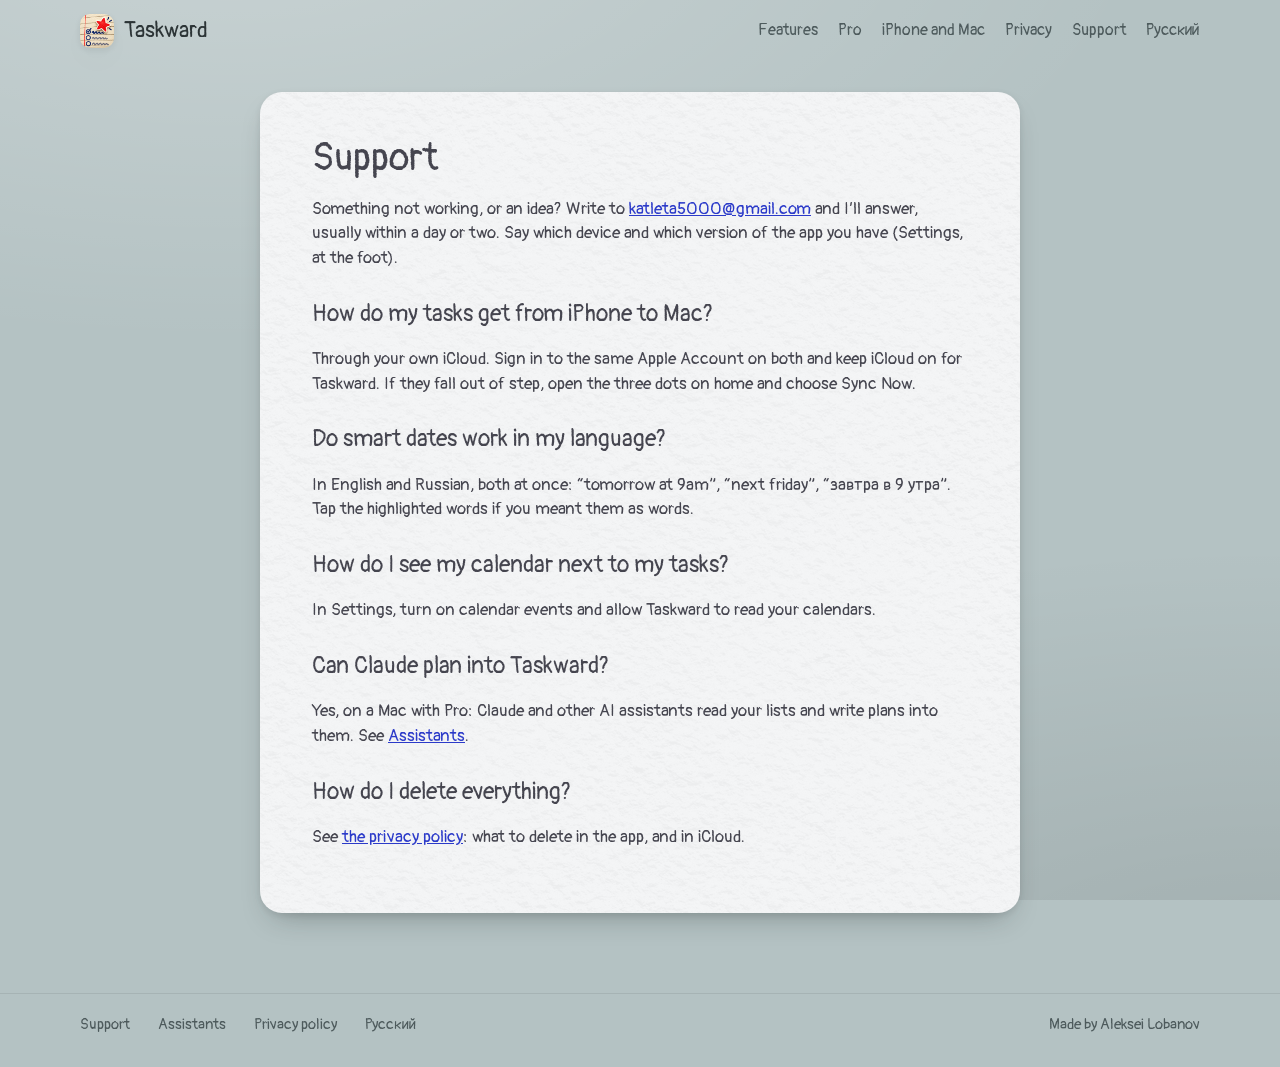
<file: support/index.html>
<!doctype html>
<html lang="en">
<head>
<meta charset="utf-8">
<meta name="viewport" content="width=device-width, initial-scale=1">
<title>Support · Taskward</title>
<meta name="description" content="A calm to-do list for iPhone and Mac. Every list is a paper card on your desk: Today in front, the rest in a wooden holder behind it.">
<link rel="canonical" href="https://alobanov.github.io/taskward/support/">
<link rel="alternate" hreflang="en" href="https://alobanov.github.io/taskward/support/">
<link rel="alternate" hreflang="ru" href="https://alobanov.github.io/taskward/ru/support/">
<link rel="alternate" hreflang="x-default" href="https://alobanov.github.io/taskward/support/">
<meta property="og:title" content="Support · Taskward">
<meta property="og:description" content="A calm to-do list for iPhone and Mac. Every list is a paper card on your desk: Today in front, the rest in a wooden holder behind it.">
<meta property="og:image" content="https://alobanov.github.io/taskward/img/og-en.jpg">
<meta property="og:image:width" content="1200">
<meta property="og:image:height" content="630">
<meta name="twitter:card" content="summary_large_image">
<meta name="theme-color" content="#b4c2c3">
<link rel="icon" href="../img/favicon.png" type="image/png">
<link rel="apple-touch-icon" href="../img/apple-touch-icon.png">
<link rel="preconnect" href="https://fonts.googleapis.com">
<link rel="preconnect" href="https://fonts.gstatic.com" crossorigin>
<link href="https://fonts.googleapis.com/css2?family=Pangolin&amp;subset=cyrillic&amp;display=swap" rel="stylesheet">
<link rel="stylesheet" href="../style.css?v=92c713bb">
<style>:root { --grain: url(../img/grain.webp); }</style>
<script src="../when.js?v=92c713bb" defer></script>
<script src="../app.js?v=92c713bb" defer></script>
</head>
<body>
<header class="wrap top">
<a class="brand" href="../"><img src="../img/icon.png" alt="" width="40" height="40">Taskward</a>
<nav aria-label="Sections"><a class="hide-sm" href="../#all">Features</a><a class="hide-sm" href="../#pro">Pro</a><a class="hide-sm" href="../#mac">iPhone and Mac</a><a class="hide-sm" href="../privacy/">Privacy</a><a href="../support/">Support</a><a href="../ru/support/" lang="ru">Русский</a></nav>
</header>
<main class="wrap"><article class="paper doc"><h1>Support</h1>
<p>Something not working, or an idea? Write to <a href="mailto:katleta5000@gmail.com">katleta5000@gmail.com</a> and I’ll
answer, usually within a day or two. Say which device and which version of the app you have
(Settings, at the foot).</p>
<h2>How do my tasks get from iPhone to Mac?</h2>
<p>Through your own iCloud. Sign in to the same Apple Account on both and keep iCloud on for
Taskward. If they fall out of step, open the three dots on home and choose Sync Now.</p>
<h2>Do smart dates work in my language?</h2>
<p>In English and Russian, both at once: “tomorrow at 9am”, “next friday”, “завтра в 9 утра”.
Tap the highlighted words if you meant them as words.</p>
<h2>How do I see my calendar next to my tasks?</h2>
<p>In Settings, turn on calendar events and allow Taskward to read your calendars.</p>
<h2>Can Claude plan into Taskward?</h2>
<p>Yes, on a Mac with Pro: Claude and other AI assistants read your lists and write plans into them.
See <a href="../assistants/">Assistants</a>.</p>
<h2>How do I delete everything?</h2>
<p>See <a href="../privacy/">the privacy policy</a>: what to delete in the app, and in iCloud.</p>
</article></main>
<footer><div class="wrap">
<a href="../support/">Support</a>
<a href="../assistants/">Assistants</a>
<a href="../privacy/">Privacy policy</a>
<a href="../ru/support/">Русский</a>
<span class="by">Made by Aleksei Lobanov</span>
</div></footer>
</body>
</html>
</file>
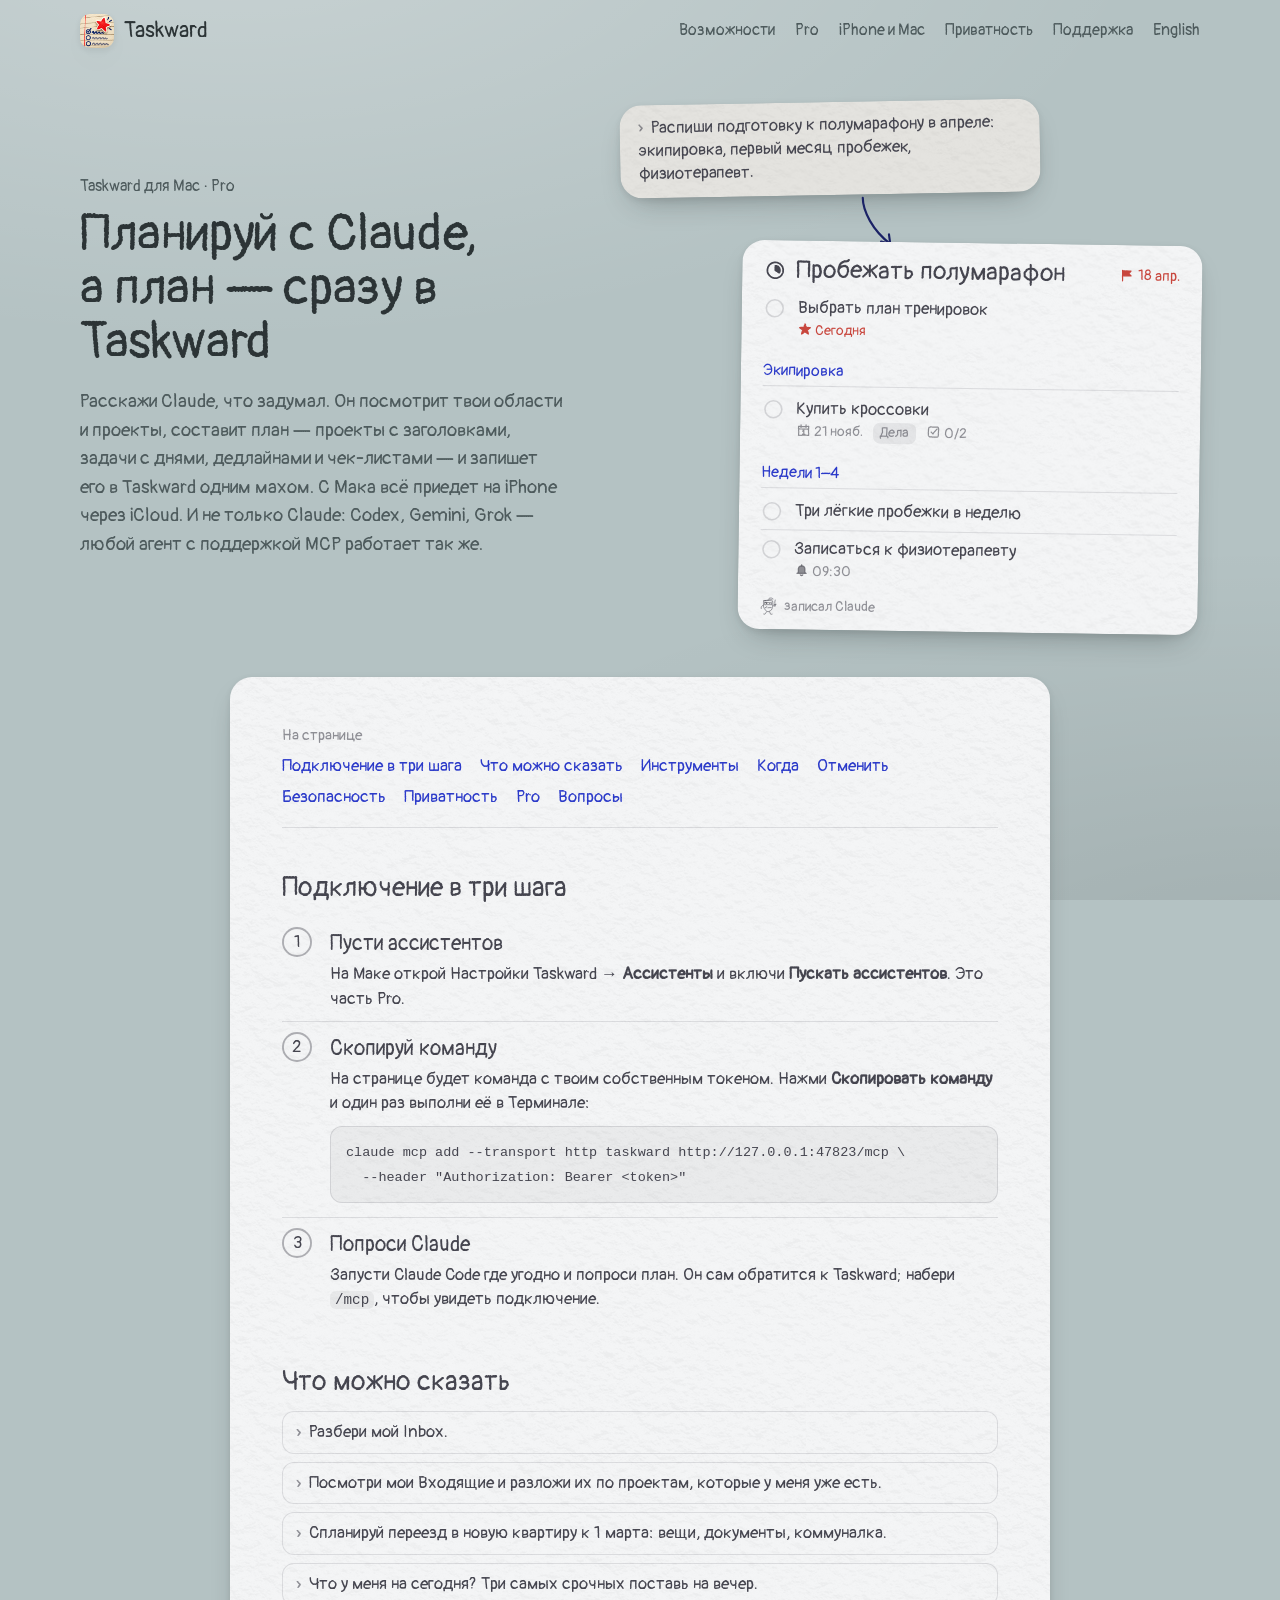
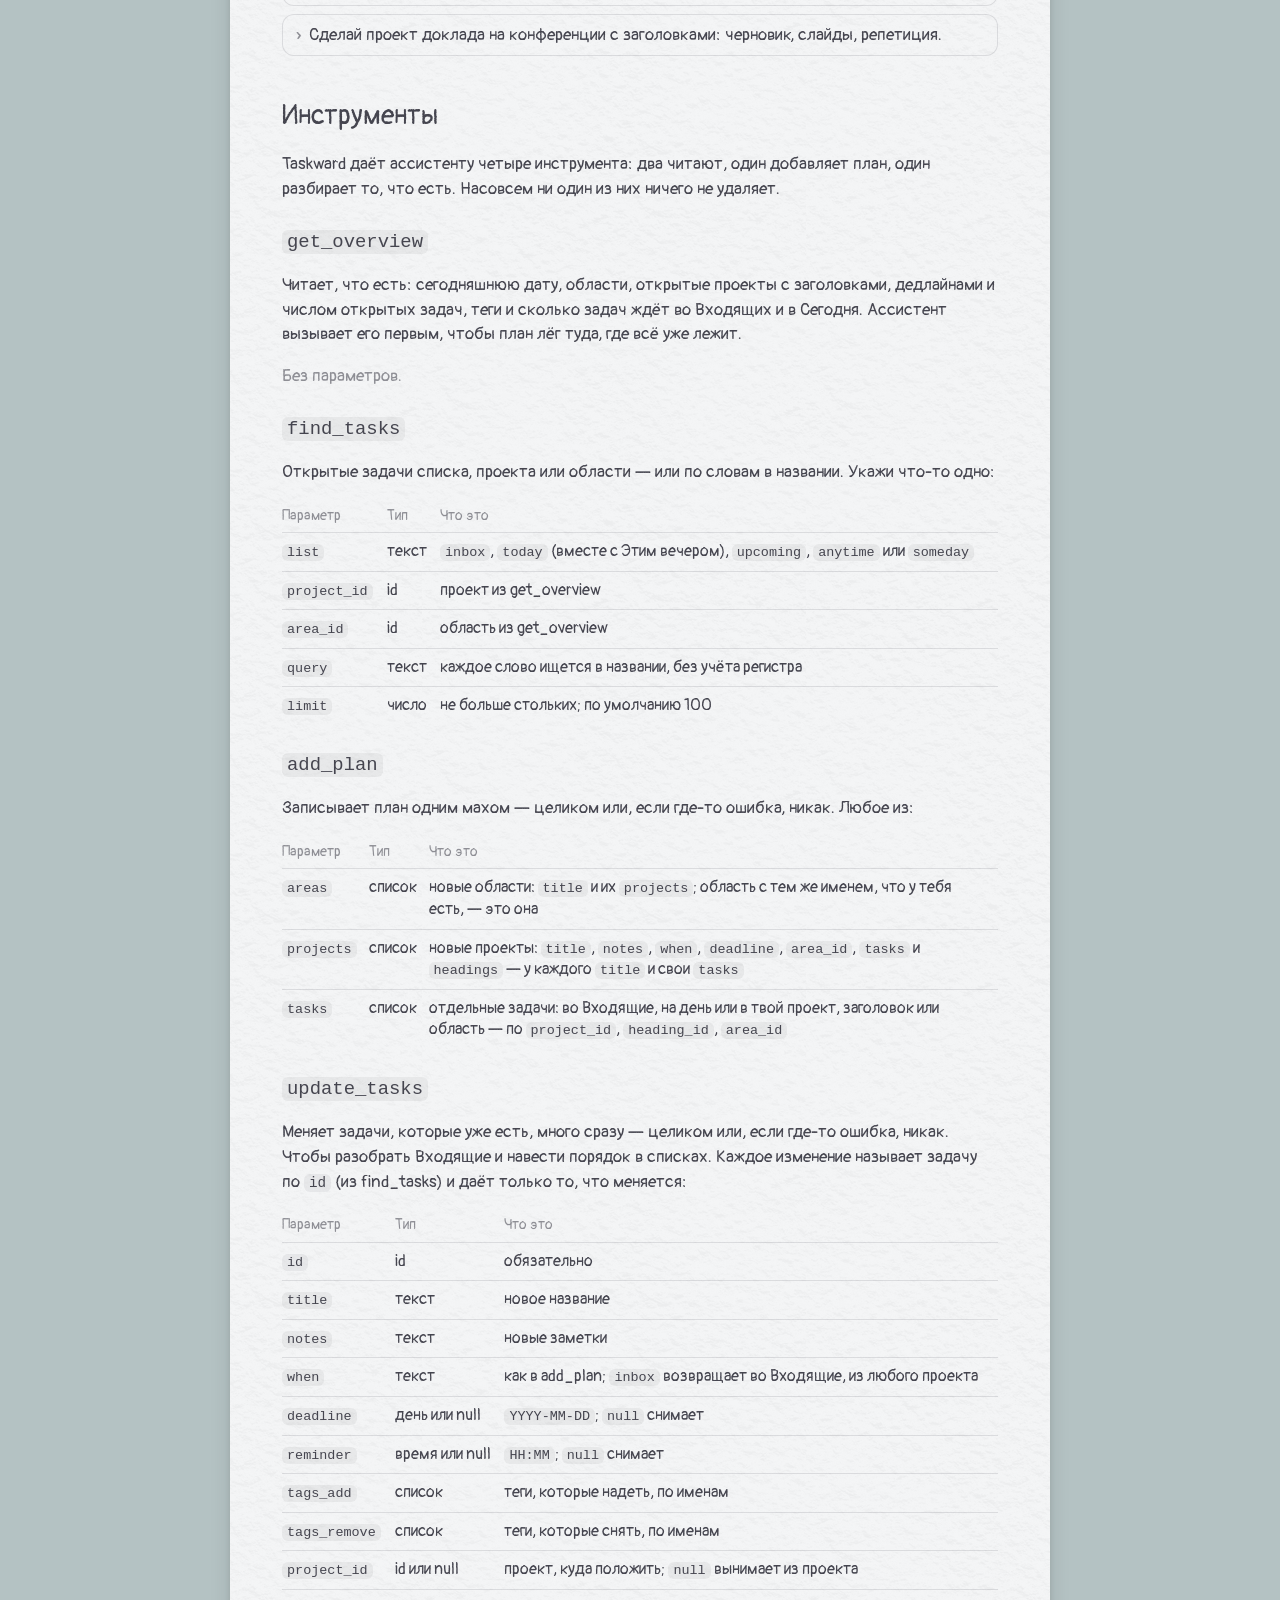
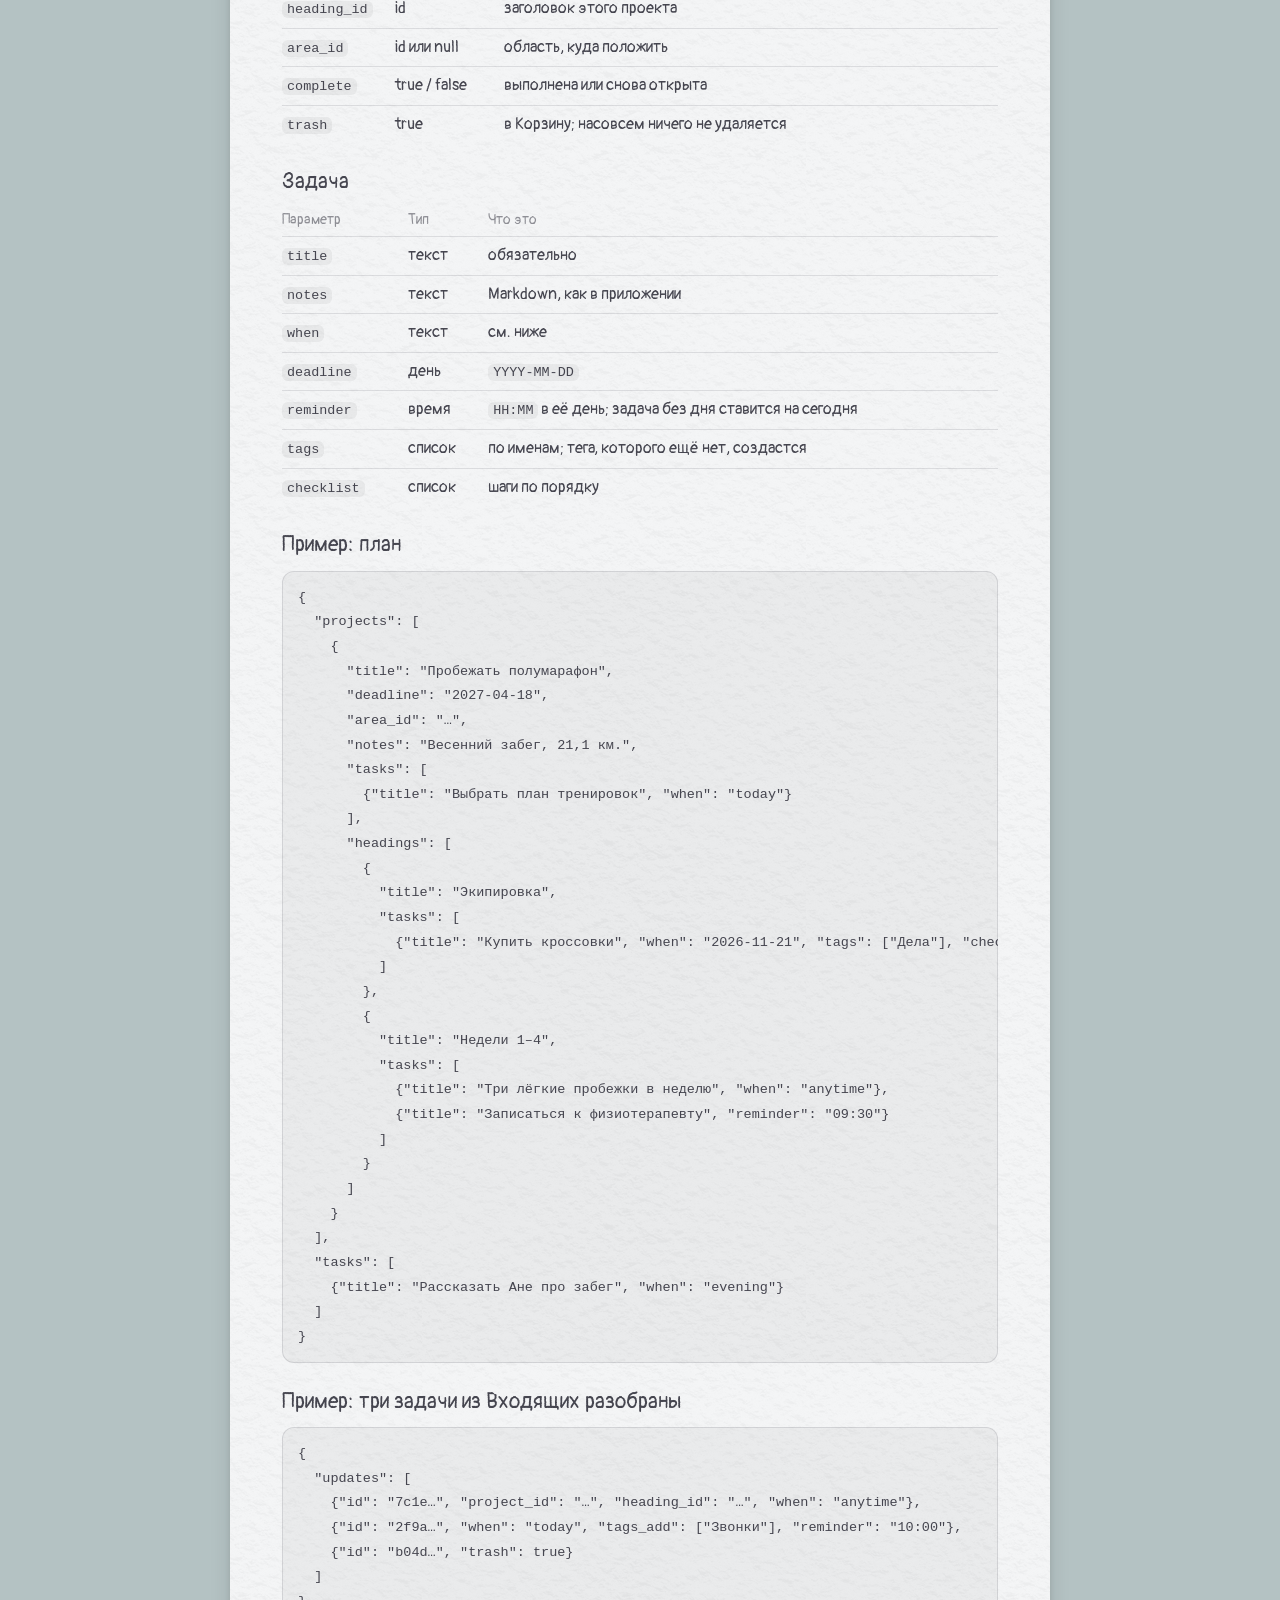
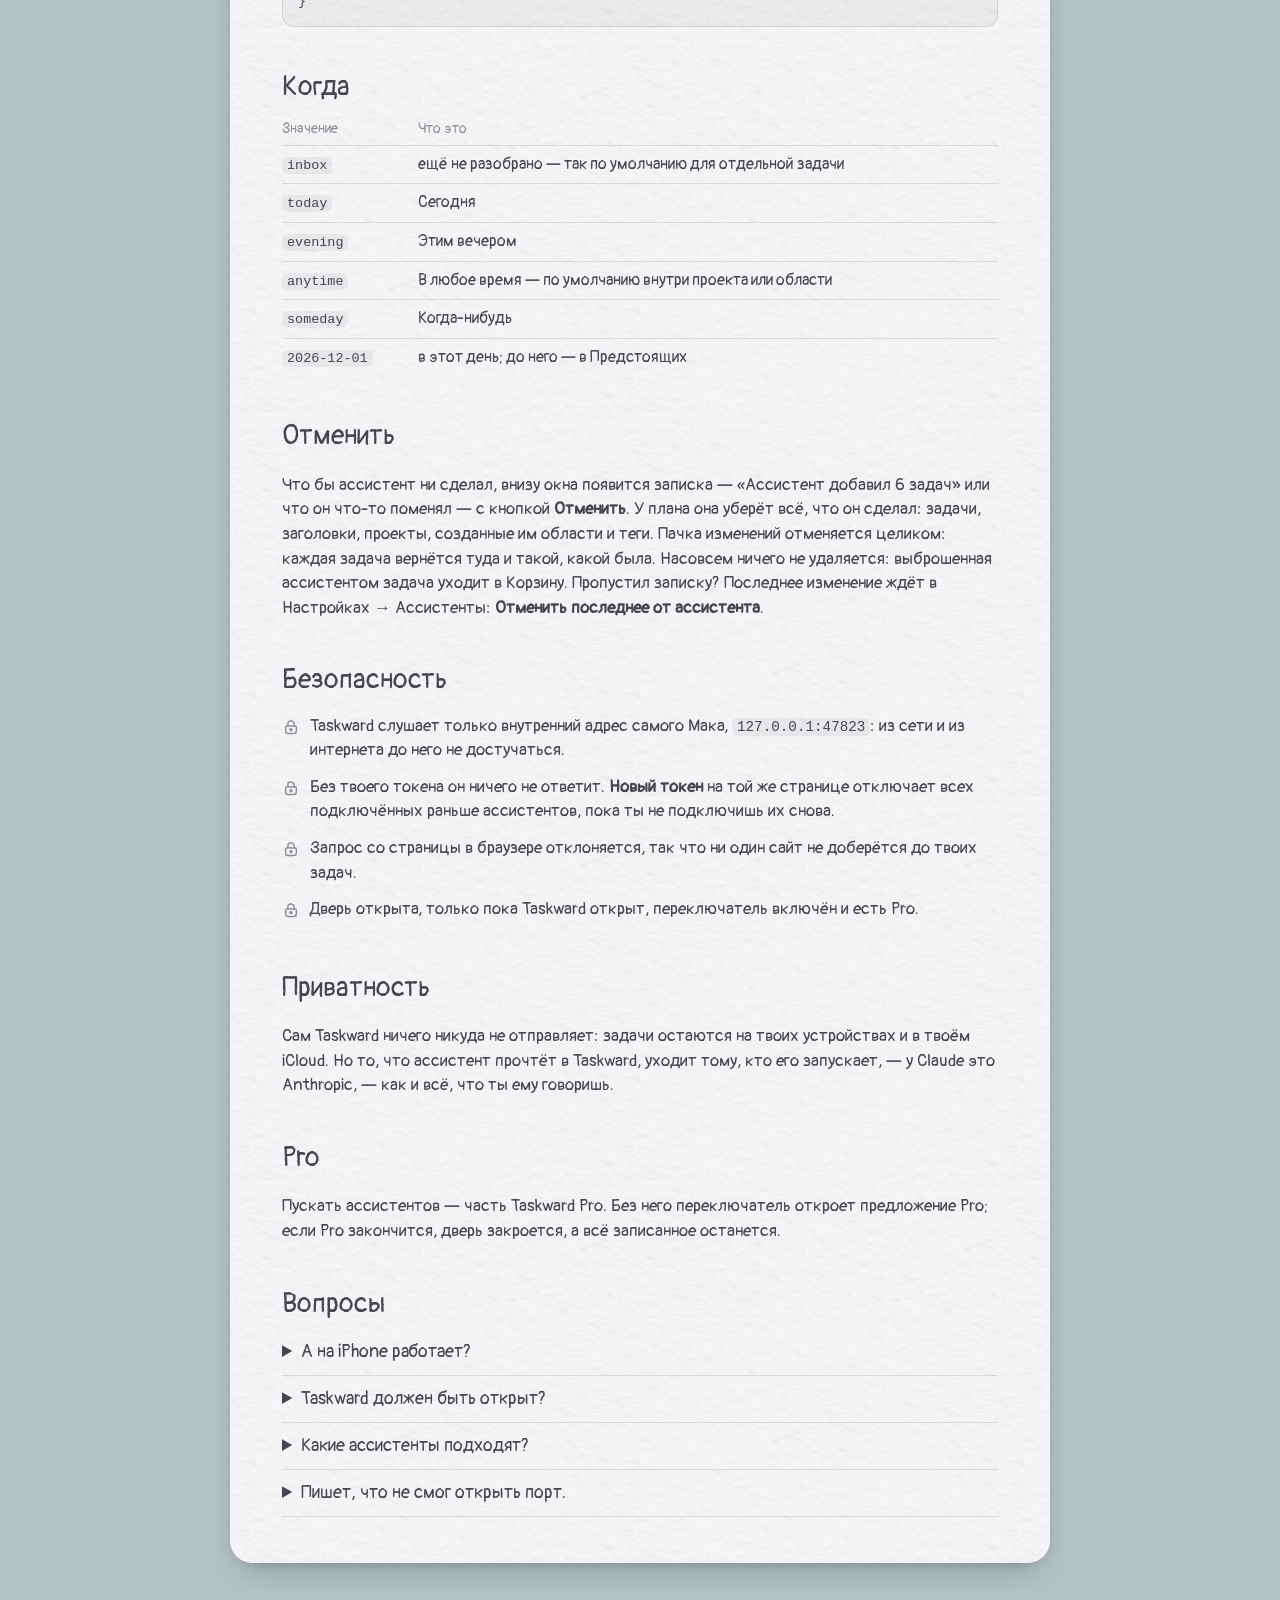
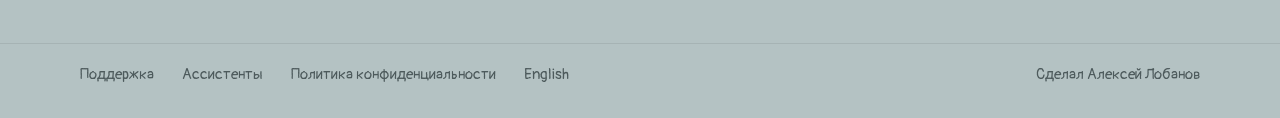
<file: ru/assistants/index.html>
<!doctype html>
<html lang="ru">
<head>
<meta charset="utf-8">
<meta name="viewport" content="width=device-width, initial-scale=1">
<title>Ассистенты · Taskward</title>
<meta name="description" content="Пусть Claude, Codex, Gemini, Grok — любой ИИ-агент с поддержкой MCP — планирует в Taskward на твоём Маке.">
<link rel="canonical" href="https://alobanov.github.io/taskward/ru/assistants/">
<link rel="alternate" hreflang="ru" href="https://alobanov.github.io/taskward/ru/assistants/">
<link rel="alternate" hreflang="en" href="https://alobanov.github.io/taskward/assistants/">
<link rel="alternate" hreflang="x-default" href="https://alobanov.github.io/taskward/assistants/">
<meta property="og:title" content="Ассистенты · Taskward">
<meta property="og:description" content="Пусть Claude, Codex, Gemini, Grok — любой ИИ-агент с поддержкой MCP — планирует в Taskward на твоём Маке.">
<meta property="og:image" content="https://alobanov.github.io/taskward/img/og-ru.jpg">
<meta property="og:image:width" content="1200">
<meta property="og:image:height" content="630">
<meta name="twitter:card" content="summary_large_image">
<meta name="theme-color" content="#b4c2c3">
<link rel="icon" href="../../img/favicon.png" type="image/png">
<link rel="apple-touch-icon" href="../../img/apple-touch-icon.png">
<link rel="preconnect" href="https://fonts.googleapis.com">
<link rel="preconnect" href="https://fonts.gstatic.com" crossorigin>
<link href="https://fonts.googleapis.com/css2?family=Pangolin&amp;subset=cyrillic&amp;display=swap" rel="stylesheet">
<link rel="stylesheet" href="../../style.css?v=92c713bb">
<style>:root { --grain: url(../../img/grain.webp); }</style>
<script src="../../when.js?v=92c713bb" defer></script>
<script src="../../app.js?v=92c713bb" defer></script>
</head>
<body>
<header class="wrap top">
<a class="brand" href="../../ru/"><img src="../../img/icon.png" alt="" width="40" height="40">Taskward</a>
<nav aria-label="Sections"><a class="hide-sm" href="../../ru/#all">Возможности</a><a class="hide-sm" href="../../ru/#pro">Pro</a><a class="hide-sm" href="../../ru/#mac">iPhone и Mac</a><a class="hide-sm" href="../../ru/privacy/">Приватность</a><a href="../../ru/support/">Поддержка</a><a href="../../assistants/" lang="en">English</a></nav>
</header>
<main class="wrap assist">
<section class="assist-hero">
<div class="say"><p class="kicker">Taskward для Mac · Pro</p><h1>Планируй с Claude,<br>а план — сразу в Taskward</h1><p class="lede">Расскажи Claude, что задумал. Он посмотрит твои области и проекты, составит план — проекты с заголовками, задачи с днями, дедлайнами и чек-листами — и запишет его в Taskward одним махом. С Мака всё приедет на iPhone через iCloud. И не только Claude: Codex, Gemini, Grok — любой агент с поддержкой MCP работает так же.</p></div>
<div class="show"><div class="paper grey ask"><span class="chev">›</span>Распиши подготовку к полумарафону в апреле: экипировка, первый месяц пробежек, физиотерапевт.</div><svg class="arrow" viewBox="0 0 64 40" aria-hidden="true"><path d="M3 31 C 17 36, 41 33, 61 20"/><path d="M51 17.5 L 61.5 19.8 L 55.5 28.5"/></svg><div class="paper plan-card"><div class="plan-head"><svg class="icon" aria-hidden="true"><use href="../../img/icons.svg#project"/></svg><span>Пробежать полумарафон</span><span class="due"><svg class="icon" aria-hidden="true"><use href="../../img/icons.svg#flagFilled"/></svg>18 апр.</span></div><ul class="rows"><li class="row"><span class="signal static"><svg viewBox="0 0 24 24"><circle class="ring" cx="12" cy="12" r="9.2"/><circle class="fill" cx="12" cy="12" r="9.2"/></svg></span><div><div class="title">Выбрать план тренировок</div><div class="print"><span class="today"><svg class="icon" aria-hidden="true"><use href="../../img/icons.svg#favoriteFilled"/></svg>Сегодня</span></div></div></li></ul><h4 class="plan-heading">Экипировка</h4><ul class="rows"><li class="row"><span class="signal static"><svg viewBox="0 0 24 24"><circle class="ring" cx="12" cy="12" r="9.2"/><circle class="fill" cx="12" cy="12" r="9.2"/></svg></span><div><div class="title">Купить кроссовки</div><div class="print"><span><svg class="icon" aria-hidden="true"><use href="../../img/icons.svg#today"/></svg>21 нояб.</span><span class="tagword">Дела</span><span><svg class="icon" aria-hidden="true"><use href="../../img/icons.svg#check"/></svg>0/2</span></div></div></li></ul><h4 class="plan-heading">Недели 1–4</h4><ul class="rows"><li class="row"><span class="signal static"><svg viewBox="0 0 24 24"><circle class="ring" cx="12" cy="12" r="9.2"/><circle class="fill" cx="12" cy="12" r="9.2"/></svg></span><div><div class="title">Три лёгкие пробежки в неделю</div></div></li><li class="row"><span class="signal static"><svg viewBox="0 0 24 24"><circle class="ring" cx="12" cy="12" r="9.2"/><circle class="fill" cx="12" cy="12" r="9.2"/></svg></span><div><div class="title">Записаться к физиотерапевту</div><div class="print"><span><svg class="icon" aria-hidden="true"><use href="../../img/icons.svg#reminderFilled"/></svg>09:30</span></div></div></li></ul><p class="from"><svg class="icon" aria-hidden="true"><use href="../../img/icons.svg#knight"/></svg>записал Claude</p></div></div>
</section>
<article class="paper doc assist-doc">
<nav class="toc" aria-label="На странице"><b>На странице</b><ol><li><a href="#connect">Подключение в три шага</a></li><li><a href="#say">Что можно сказать</a></li><li><a href="#tools">Инструменты</a></li><li><a href="#formats">Когда</a></li><li><a href="#undo">Отменить</a></li><li><a href="#security">Безопасность</a></li><li><a href="#privacy">Приватность</a></li><li><a href="#pro">Pro</a></li><li><a href="#faq">Вопросы</a></li></ol></nav>
<h2 id="connect">Подключение в три шага</h2>
<ol class="steps"><li><span class="n">1</span><div><h3>Пусти ассистентов</h3><p>На Маке открой Настройки Taskward → <b>Ассистенты</b> и включи <b>Пускать ассистентов</b>. Это часть Pro.</p></div></li><li><span class="n">2</span><div><h3>Скопируй команду</h3><p>На странице будет команда с твоим собственным токеном. Нажми <b>Скопировать команду</b> и один раз выполни её в Терминале:</p><pre class="code"><code>claude mcp add --transport http taskward http://127.0.0.1:47823/mcp \
  --header &quot;Authorization: Bearer &lt;token&gt;&quot;</code></pre></div></li><li><span class="n">3</span><div><h3>Попроси Claude</h3><p>Запусти Claude Code где угодно и попроси план. Он сам обратится к Taskward; набери <code>/mcp</code>, чтобы увидеть подключение.</p></div></li></ol>
<h2 id="say">Что можно сказать</h2>
<ul class="says"><li><span class="chev">›</span>Разбери мой Inbox.</li><li><span class="chev">›</span>Посмотри мои Входящие и разложи их по проектам, которые у меня уже есть.</li><li><span class="chev">›</span>Спланируй переезд в новую квартиру к 1 марта: вещи, документы, коммуналка.</li><li><span class="chev">›</span>Что у меня на сегодня? Три самых срочных поставь на вечер.</li><li><span class="chev">›</span>Сделай проект доклада на конференции с заголовками: черновик, слайды, репетиция.</li></ul>
<h2 id="tools">Инструменты</h2>
<p>Taskward даёт ассистенту четыре инструмента: два читают, один добавляет план, один разбирает то, что есть. Насовсем ни один из них ничего не удаляет.</p>
<section class="tool" id="get_overview"><h3><code>get_overview</code></h3><p>Читает, что есть: сегодняшнюю дату, области, открытые проекты с заголовками, дедлайнами и числом открытых задач, теги и сколько задач ждёт во Входящих и в Сегодня. Ассистент вызывает его первым, чтобы план лёг туда, где всё уже лежит.</p><p class="pencil">Без параметров.</p></section><section class="tool" id="find_tasks"><h3><code>find_tasks</code></h3><p>Открытые задачи списка, проекта или области — или по словам в названии. Укажи что-то одно:</p><div class="table"><table><thead><tr><th>Параметр</th><th>Тип</th><th>Что это</th></tr></thead><tbody><tr><td><code>list</code></td><td>текст</td><td><code>inbox</code>, <code>today</code> (вместе с Этим вечером), <code>upcoming</code>, <code>anytime</code> или <code>someday</code></td></tr><tr><td><code>project_id</code></td><td>id</td><td>проект из get_overview</td></tr><tr><td><code>area_id</code></td><td>id</td><td>область из get_overview</td></tr><tr><td><code>query</code></td><td>текст</td><td>каждое слово ищется в названии, без учёта регистра</td></tr><tr><td><code>limit</code></td><td>число</td><td>не больше стольких; по умолчанию 100</td></tr></tbody></table></div></section><section class="tool" id="add_plan"><h3><code>add_plan</code></h3><p>Записывает план одним махом — целиком или, если где-то ошибка, никак. Любое из:</p><div class="table"><table><thead><tr><th>Параметр</th><th>Тип</th><th>Что это</th></tr></thead><tbody><tr><td><code>areas</code></td><td>список</td><td>новые области: <code>title</code> и их <code>projects</code>; область с тем же именем, что у тебя есть, — это она</td></tr><tr><td><code>projects</code></td><td>список</td><td>новые проекты: <code>title</code>, <code>notes</code>, <code>when</code>, <code>deadline</code>, <code>area_id</code>, <code>tasks</code> и <code>headings</code> — у каждого <code>title</code> и свои <code>tasks</code></td></tr><tr><td><code>tasks</code></td><td>список</td><td>отдельные задачи: во Входящие, на день или в твой проект, заголовок или область — по <code>project_id</code>, <code>heading_id</code>, <code>area_id</code></td></tr></tbody></table></div></section><section class="tool" id="update_tasks"><h3><code>update_tasks</code></h3><p>Меняет задачи, которые уже есть, много сразу — целиком или, если где-то ошибка, никак. Чтобы разобрать Входящие и навести порядок в списках. Каждое изменение называет задачу по <code>id</code> (из find_tasks) и даёт только то, что меняется:</p><div class="table"><table><thead><tr><th>Параметр</th><th>Тип</th><th>Что это</th></tr></thead><tbody><tr><td><code>id</code></td><td>id</td><td>обязательно</td></tr><tr><td><code>title</code></td><td>текст</td><td>новое название</td></tr><tr><td><code>notes</code></td><td>текст</td><td>новые заметки</td></tr><tr><td><code>when</code></td><td>текст</td><td>как в add_plan; <code>inbox</code> возвращает во Входящие, из любого проекта</td></tr><tr><td><code>deadline</code></td><td>день или null</td><td><code>YYYY-MM-DD</code>; <code>null</code> снимает</td></tr><tr><td><code>reminder</code></td><td>время или null</td><td><code>HH:MM</code>; <code>null</code> снимает</td></tr><tr><td><code>tags_add</code></td><td>список</td><td>теги, которые надеть, по именам</td></tr><tr><td><code>tags_remove</code></td><td>список</td><td>теги, которые снять, по именам</td></tr><tr><td><code>project_id</code></td><td>id или null</td><td>проект, куда положить; <code>null</code> вынимает из проекта</td></tr><tr><td><code>heading_id</code></td><td>id</td><td>заголовок этого проекта</td></tr><tr><td><code>area_id</code></td><td>id или null</td><td>область, куда положить</td></tr><tr><td><code>complete</code></td><td>true / false</td><td>выполнена или снова открыта</td></tr><tr><td><code>trash</code></td><td>true</td><td>в Корзину; насовсем ничего не удаляется</td></tr></tbody></table></div></section>
<h3>Задача</h3>
<div class="table"><table><thead><tr><th>Параметр</th><th>Тип</th><th>Что это</th></tr></thead><tbody><tr><td><code>title</code></td><td>текст</td><td>обязательно</td></tr><tr><td><code>notes</code></td><td>текст</td><td>Markdown, как в приложении</td></tr><tr><td><code>when</code></td><td>текст</td><td>см. ниже</td></tr><tr><td><code>deadline</code></td><td>день</td><td><code>YYYY-MM-DD</code></td></tr><tr><td><code>reminder</code></td><td>время</td><td><code>HH:MM</code> в её день; задача без дня ставится на сегодня</td></tr><tr><td><code>tags</code></td><td>список</td><td>по именам; тега, которого ещё нет, создастся</td></tr><tr><td><code>checklist</code></td><td>список</td><td>шаги по порядку</td></tr></tbody></table></div>
<h3>Пример: план</h3>
<pre class="code"><code>{
  &quot;projects&quot;: [
    {
      &quot;title&quot;: &quot;Пробежать полумарафон&quot;,
      &quot;deadline&quot;: &quot;2027-04-18&quot;,
      &quot;area_id&quot;: &quot;…&quot;,
      &quot;notes&quot;: &quot;Весенний забег, 21,1 км.&quot;,
      &quot;tasks&quot;: [
        {&quot;title&quot;: &quot;Выбрать план тренировок&quot;, &quot;when&quot;: &quot;today&quot;}
      ],
      &quot;headings&quot;: [
        {
          &quot;title&quot;: &quot;Экипировка&quot;,
          &quot;tasks&quot;: [
            {&quot;title&quot;: &quot;Купить кроссовки&quot;, &quot;when&quot;: &quot;2026-11-21&quot;, &quot;tags&quot;: [&quot;Дела&quot;], &quot;checklist&quot;: [&quot;Измерить стопу&quot;, &quot;Примерить три пары&quot;]}
          ]
        },
        {
          &quot;title&quot;: &quot;Недели 1–4&quot;,
          &quot;tasks&quot;: [
            {&quot;title&quot;: &quot;Три лёгкие пробежки в неделю&quot;, &quot;when&quot;: &quot;anytime&quot;},
            {&quot;title&quot;: &quot;Записаться к физиотерапевту&quot;, &quot;reminder&quot;: &quot;09:30&quot;}
          ]
        }
      ]
    }
  ],
  &quot;tasks&quot;: [
    {&quot;title&quot;: &quot;Рассказать Ане про забег&quot;, &quot;when&quot;: &quot;evening&quot;}
  ]
}</code></pre>
<h3>Пример: три задачи из Входящих разобраны</h3>
<pre class="code"><code>{
  &quot;updates&quot;: [
    {&quot;id&quot;: &quot;7c1e…&quot;, &quot;project_id&quot;: &quot;…&quot;, &quot;heading_id&quot;: &quot;…&quot;, &quot;when&quot;: &quot;anytime&quot;},
    {&quot;id&quot;: &quot;2f9a…&quot;, &quot;when&quot;: &quot;today&quot;, &quot;tags_add&quot;: [&quot;Звонки&quot;], &quot;reminder&quot;: &quot;10:00&quot;},
    {&quot;id&quot;: &quot;b04d…&quot;, &quot;trash&quot;: true}
  ]
}</code></pre>
<h2 id="formats">Когда</h2>
<div class="table"><table><thead><tr><th>Значение</th><th>Что это</th></tr></thead><tbody><tr><td><code>inbox</code></td><td>ещё не разобрано — так по умолчанию для отдельной задачи</td></tr><tr><td><code>today</code></td><td>Сегодня</td></tr><tr><td><code>evening</code></td><td>Этим вечером</td></tr><tr><td><code>anytime</code></td><td>В любое время — по умолчанию внутри проекта или области</td></tr><tr><td><code>someday</code></td><td>Когда-нибудь</td></tr><tr><td><code>2026-12-01</code></td><td>в этот день; до него — в Предстоящих</td></tr></tbody></table></div>
<h2 id="undo">Отменить</h2>
<p>Что бы ассистент ни сделал, внизу окна появится записка — «Ассистент добавил 6 задач» или что он что-то поменял — с кнопкой <b>Отменить</b>. У плана она уберёт всё, что он сделал: задачи, заголовки, проекты, созданные им области и теги. Пачка изменений отменяется целиком: каждая задача вернётся туда и такой, какой была. Насовсем ничего не удаляется: выброшенная ассистентом задача уходит в Корзину. Пропустил записку? Последнее изменение ждёт в Настройках → Ассистенты: <b>Отменить последнее от ассистента</b>.</p>
<h2 id="security">Безопасность</h2>
<ul class="safe"><li><svg class="icon" aria-hidden="true"><use href="../../img/icons.svg#lock"/></svg><span>Taskward слушает только внутренний адрес самого Мака, <code>127.0.0.1:47823</code>: из сети и из интернета до него не достучаться.</span></li><li><svg class="icon" aria-hidden="true"><use href="../../img/icons.svg#lock"/></svg><span>Без твоего токена он ничего не ответит. <b>Новый токен</b> на той же странице отключает всех подключённых раньше ассистентов, пока ты не подключишь их снова.</span></li><li><svg class="icon" aria-hidden="true"><use href="../../img/icons.svg#lock"/></svg><span>Запрос со страницы в браузере отклоняется, так что ни один сайт не доберётся до твоих задач.</span></li><li><svg class="icon" aria-hidden="true"><use href="../../img/icons.svg#lock"/></svg><span>Дверь открыта, только пока Taskward открыт, переключатель включён и есть Pro.</span></li></ul>
<h2 id="privacy">Приватность</h2>
<p>Сам Taskward ничего никуда не отправляет: задачи остаются на твоих устройствах и в твоём iCloud. Но то, что ассистент прочтёт в Taskward, уходит тому, кто его запускает, — у Claude это Anthropic, — как и всё, что ты ему говоришь.</p>
<h2 id="pro">Pro</h2>
<p>Пускать ассистентов — часть Taskward Pro. Без него переключатель откроет предложение Pro; если Pro закончится, дверь закроется, а всё записанное останется.</p>
<h2 id="faq">Вопросы</h2>
<div class="faq"><details><summary>А на iPhone работает?</summary><p>Дверь — на Маке. Что записано там, приедет на iPhone через iCloud за секунды.</p></details><details><summary>Taskward должен быть открыт?</summary><p>Да: сервер — это само Мак-приложение. Если оно закрыто, ассистент скажет, что не может подключиться.</p></details><details><summary>Какие ассистенты подходят?</summary><p>Любой агент, который умеет MCP по HTTP: Claude Code, Codex, Gemini CLI, Grok, Cursor и другие. Claude Code подключается командой выше; любому другому дай адрес <code>http://127.0.0.1:47823/mcp</code> и токен в заголовке Bearer. Claude Desktop запускает только локальные stdio-серверы; между ними можно поставить мост вроде <code>mcp-remote</code>.</p></details><details><summary>Пишет, что не смог открыть порт.</summary><p>Порт 47823 занят другим приложением. Закрой его или напиши мне.</p></details></div>
</article>
</main>
<footer><div class="wrap">
<a href="../../ru/support/">Поддержка</a>
<a href="../../ru/assistants/">Ассистенты</a>
<a href="../../ru/privacy/">Политика конфиденциальности</a>
<a href="../../assistants/">English</a>
<span class="by">Сделал Алексей Лобанов</span>
</div></footer>
</body>
</html>
</file>
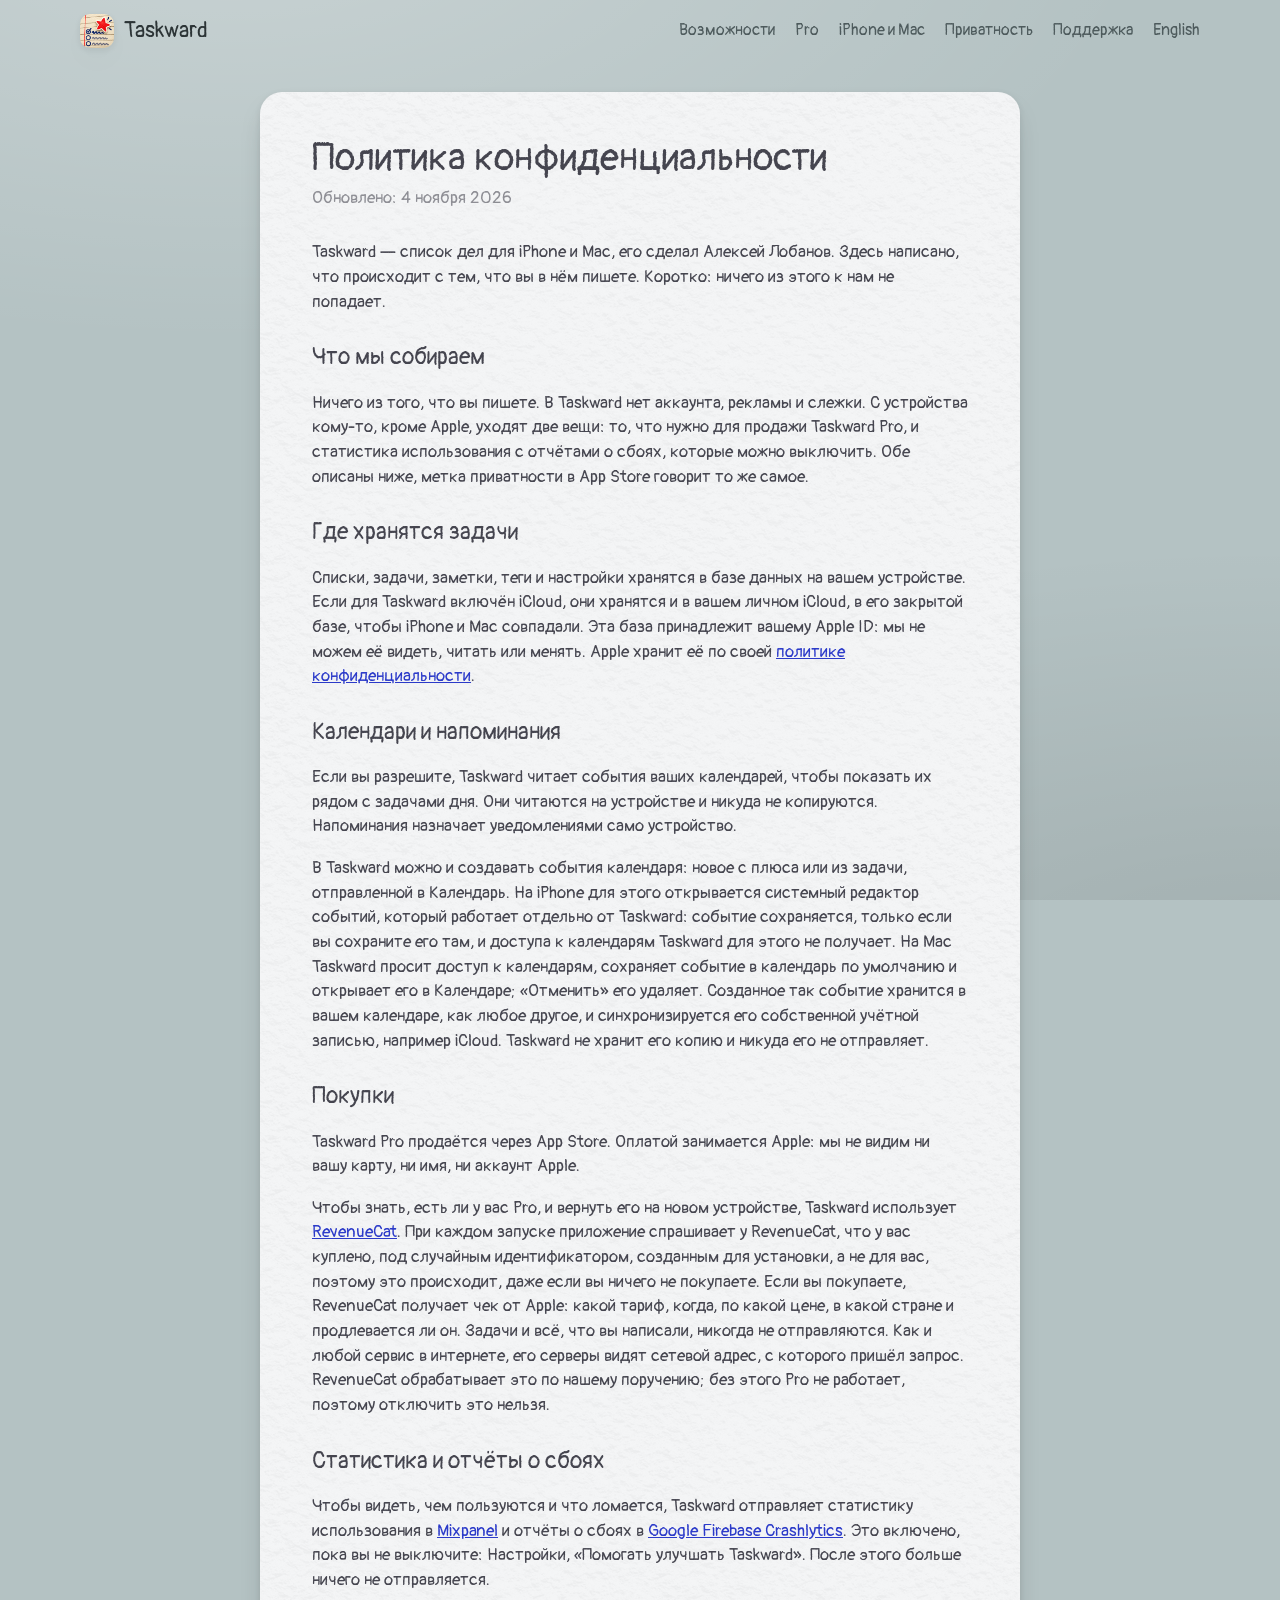
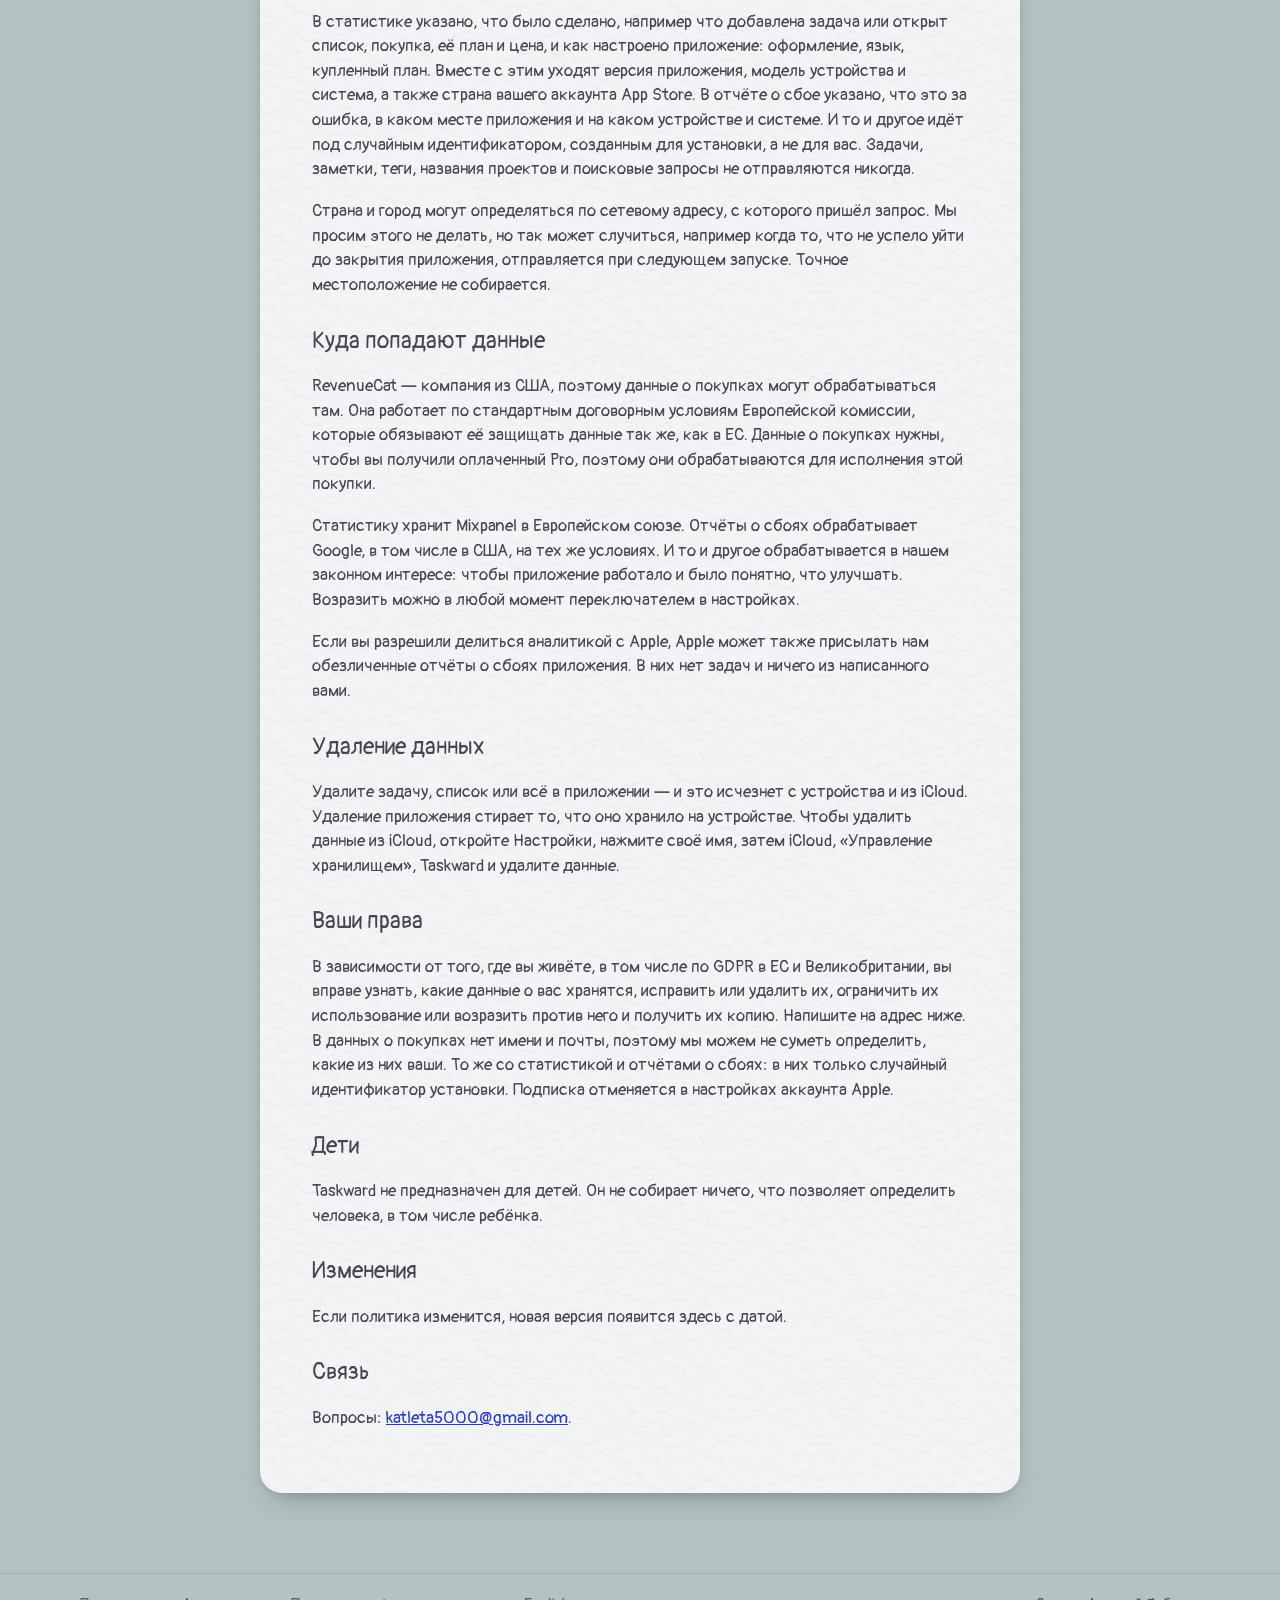
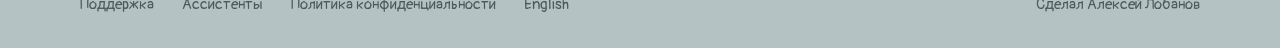
<file: ru/privacy/index.html>
<!doctype html>
<html lang="ru">
<head>
<meta charset="utf-8">
<meta name="viewport" content="width=device-width, initial-scale=1">
<title>Политика конфиденциальности · Taskward</title>
<meta name="description" content="Спокойный список дел для iPhone и Mac. Каждый список — бумажная карточка на столе: «Сегодня» впереди, остальные в деревянной подставке за ней.">
<link rel="canonical" href="https://alobanov.github.io/taskward/ru/privacy/">
<link rel="alternate" hreflang="ru" href="https://alobanov.github.io/taskward/ru/privacy/">
<link rel="alternate" hreflang="en" href="https://alobanov.github.io/taskward/privacy/">
<link rel="alternate" hreflang="x-default" href="https://alobanov.github.io/taskward/privacy/">
<meta property="og:title" content="Политика конфиденциальности · Taskward">
<meta property="og:description" content="Спокойный список дел для iPhone и Mac. Каждый список — бумажная карточка на столе: «Сегодня» впереди, остальные в деревянной подставке за ней.">
<meta property="og:image" content="https://alobanov.github.io/taskward/img/og-ru.jpg">
<meta property="og:image:width" content="1200">
<meta property="og:image:height" content="630">
<meta name="twitter:card" content="summary_large_image">
<meta name="theme-color" content="#b4c2c3">
<link rel="icon" href="../../img/favicon.png" type="image/png">
<link rel="apple-touch-icon" href="../../img/apple-touch-icon.png">
<link rel="preconnect" href="https://fonts.googleapis.com">
<link rel="preconnect" href="https://fonts.gstatic.com" crossorigin>
<link href="https://fonts.googleapis.com/css2?family=Pangolin&amp;subset=cyrillic&amp;display=swap" rel="stylesheet">
<link rel="stylesheet" href="../../style.css?v=92c713bb">
<style>:root { --grain: url(../../img/grain.webp); }</style>
<script src="../../when.js?v=92c713bb" defer></script>
<script src="../../app.js?v=92c713bb" defer></script>
</head>
<body>
<header class="wrap top">
<a class="brand" href="../../ru/"><img src="../../img/icon.png" alt="" width="40" height="40">Taskward</a>
<nav aria-label="Sections"><a class="hide-sm" href="../../ru/#all">Возможности</a><a class="hide-sm" href="../../ru/#pro">Pro</a><a class="hide-sm" href="../../ru/#mac">iPhone и Mac</a><a class="hide-sm" href="../../ru/privacy/">Приватность</a><a href="../../ru/support/">Поддержка</a><a href="../../privacy/" lang="en">English</a></nav>
</header>
<main class="wrap"><article class="paper doc"><h1>Политика конфиденциальности</h1><p class="updated">Обновлено: 4 ноября 2026</p>
<p>Taskward — список дел для iPhone и Mac, его сделал Алексей Лобанов. Здесь написано, что
происходит с тем, что вы в нём пишете. Коротко: ничего из этого к нам не попадает.</p>
<h2>Что мы собираем</h2>
<p>Ничего из того, что вы пишете. В Taskward нет аккаунта, рекламы и слежки. С устройства кому-то,
кроме Apple, уходят две вещи: то, что нужно для продажи Taskward Pro, и статистика использования с
отчётами о сбоях, которые можно выключить. Обе описаны ниже, метка приватности в App Store говорит
то же самое.</p>
<h2>Где хранятся задачи</h2>
<p>Списки, задачи, заметки, теги и настройки хранятся в базе данных на вашем устройстве. Если для
Taskward включён iCloud, они хранятся и в вашем личном iCloud, в его закрытой базе, чтобы
iPhone и Mac совпадали. Эта база принадлежит вашему Apple ID: мы не можем её видеть, читать или
менять. Apple хранит её по своей
<a href="https://www.apple.com/ru/legal/privacy/">политике конфиденциальности</a>.</p>
<h2>Календари и напоминания</h2>
<p>Если вы разрешите, Taskward читает события ваших календарей, чтобы показать их рядом с
задачами дня. Они читаются на устройстве и никуда не копируются. Напоминания назначает
уведомлениями само устройство.</p>
<p>В Taskward можно и создавать события календаря: новое с плюса или из задачи, отправленной в
Календарь. На iPhone для этого открывается системный редактор событий, который работает отдельно
от Taskward: событие сохраняется, только если вы сохраните его там, и доступа к календарям Taskward
для этого не получает. На Mac Taskward просит доступ к календарям, сохраняет событие в календарь
по умолчанию и открывает его в Календаре; «Отменить» его удаляет. Созданное так событие хранится в
вашем календаре, как любое другое, и синхронизируется его собственной учётной записью, например
iCloud. Taskward не хранит его копию и никуда его не отправляет.</p>
<h2>Покупки</h2>
<p>Taskward Pro продаётся через App Store. Оплатой занимается Apple: мы не видим ни вашу карту, ни
имя, ни аккаунт Apple.</p>
<p>Чтобы знать, есть ли у вас Pro, и вернуть его на новом устройстве, Taskward использует
<a href="https://www.revenuecat.com/privacy/">RevenueCat</a>. При каждом запуске приложение спрашивает
у RevenueCat, что у вас куплено, под случайным идентификатором, созданным для установки, а не для
вас, поэтому это происходит, даже если вы ничего не покупаете. Если вы покупаете, RevenueCat получает
чек от Apple: какой тариф, когда, по какой цене, в какой стране и продлевается ли он. Задачи и всё,
что вы написали, никогда не отправляются. Как и любой сервис в интернете, его серверы видят сетевой
адрес, с которого пришёл запрос. RevenueCat обрабатывает это по нашему поручению; без этого Pro не
работает, поэтому отключить это нельзя.</p>
<h2>Статистика и отчёты о сбоях</h2>
<p>Чтобы видеть, чем пользуются и что ломается, Taskward отправляет статистику использования в
<a href="https://mixpanel.com/legal/privacy-policy/">Mixpanel</a> и отчёты о сбоях в
<a href="https://firebase.google.com/support/privacy">Google Firebase Crashlytics</a>. Это включено,
пока вы не выключите: Настройки, «Помогать улучшать Taskward». После этого больше ничего не
отправляется.</p>
<p>В статистике указано, что было сделано, например что добавлена задача или открыт список, покупка,
её план и цена, и как настроено приложение: оформление, язык, купленный план. Вместе с этим уходят
версия приложения, модель устройства и система, а также страна вашего аккаунта App Store. В отчёте о
сбое указано, что это за ошибка, в каком месте приложения и на каком устройстве и системе. И то и
другое идёт под случайным идентификатором, созданным для установки, а не для вас. Задачи, заметки,
теги, названия проектов и поисковые запросы не отправляются никогда.</p>
<p>Страна и город могут определяться по сетевому адресу, с которого пришёл запрос. Мы просим этого
не делать, но так может случиться, например когда то, что не успело уйти до закрытия приложения,
отправляется при следующем запуске. Точное местоположение не собирается.</p>
<h2>Куда попадают данные</h2>
<p>RevenueCat — компания из США, поэтому данные о покупках могут обрабатываться там. Она работает по
стандартным договорным условиям Европейской комиссии, которые обязывают её защищать данные так же,
как в ЕС. Данные о покупках нужны, чтобы вы получили оплаченный Pro, поэтому они обрабатываются для
исполнения этой покупки.</p>
<p>Статистику хранит Mixpanel в Европейском союзе. Отчёты о сбоях обрабатывает Google, в том числе в
США, на тех же условиях. И то и другое обрабатывается в нашем законном интересе: чтобы приложение
работало и было понятно, что улучшать. Возразить можно в любой момент переключателем в настройках.</p>
<p>Если вы разрешили делиться аналитикой с Apple, Apple может также присылать нам обезличенные
отчёты о сбоях приложения. В них нет задач и ничего из написанного вами.</p>
<h2>Удаление данных</h2>
<p>Удалите задачу, список или всё в приложении — и это исчезнет с устройства и из iCloud. Удаление
приложения стирает то, что оно хранило на устройстве. Чтобы удалить данные из iCloud, откройте
Настройки, нажмите своё имя, затем iCloud, «Управление хранилищем», Taskward и удалите данные.</p>
<h2>Ваши права</h2>
<p>В зависимости от того, где вы живёте, в том числе по GDPR в ЕС и Великобритании, вы вправе узнать,
какие данные о вас хранятся, исправить или удалить их, ограничить их использование или возразить
против него и получить их копию. Напишите на адрес ниже. В данных о покупках нет имени и почты,
поэтому мы можем не суметь определить, какие из них ваши. То же со статистикой и отчётами о сбоях:
в них только случайный идентификатор установки. Подписка отменяется в настройках аккаунта
Apple.</p>
<h2>Дети</h2>
<p>Taskward не предназначен для детей. Он не собирает ничего, что позволяет определить человека, в
том числе ребёнка.</p>
<h2>Изменения</h2>
<p>Если политика изменится, новая версия появится здесь с датой.</p>
<h2>Связь</h2>
<p>Вопросы: <a href="mailto:katleta5000@gmail.com">katleta5000@gmail.com</a>.</p>
</article></main>
<footer><div class="wrap">
<a href="../../ru/support/">Поддержка</a>
<a href="../../ru/assistants/">Ассистенты</a>
<a href="../../ru/privacy/">Политика конфиденциальности</a>
<a href="../../privacy/">English</a>
<span class="by">Сделал Алексей Лобанов</span>
</div></footer>
</body>
</html>
</file>
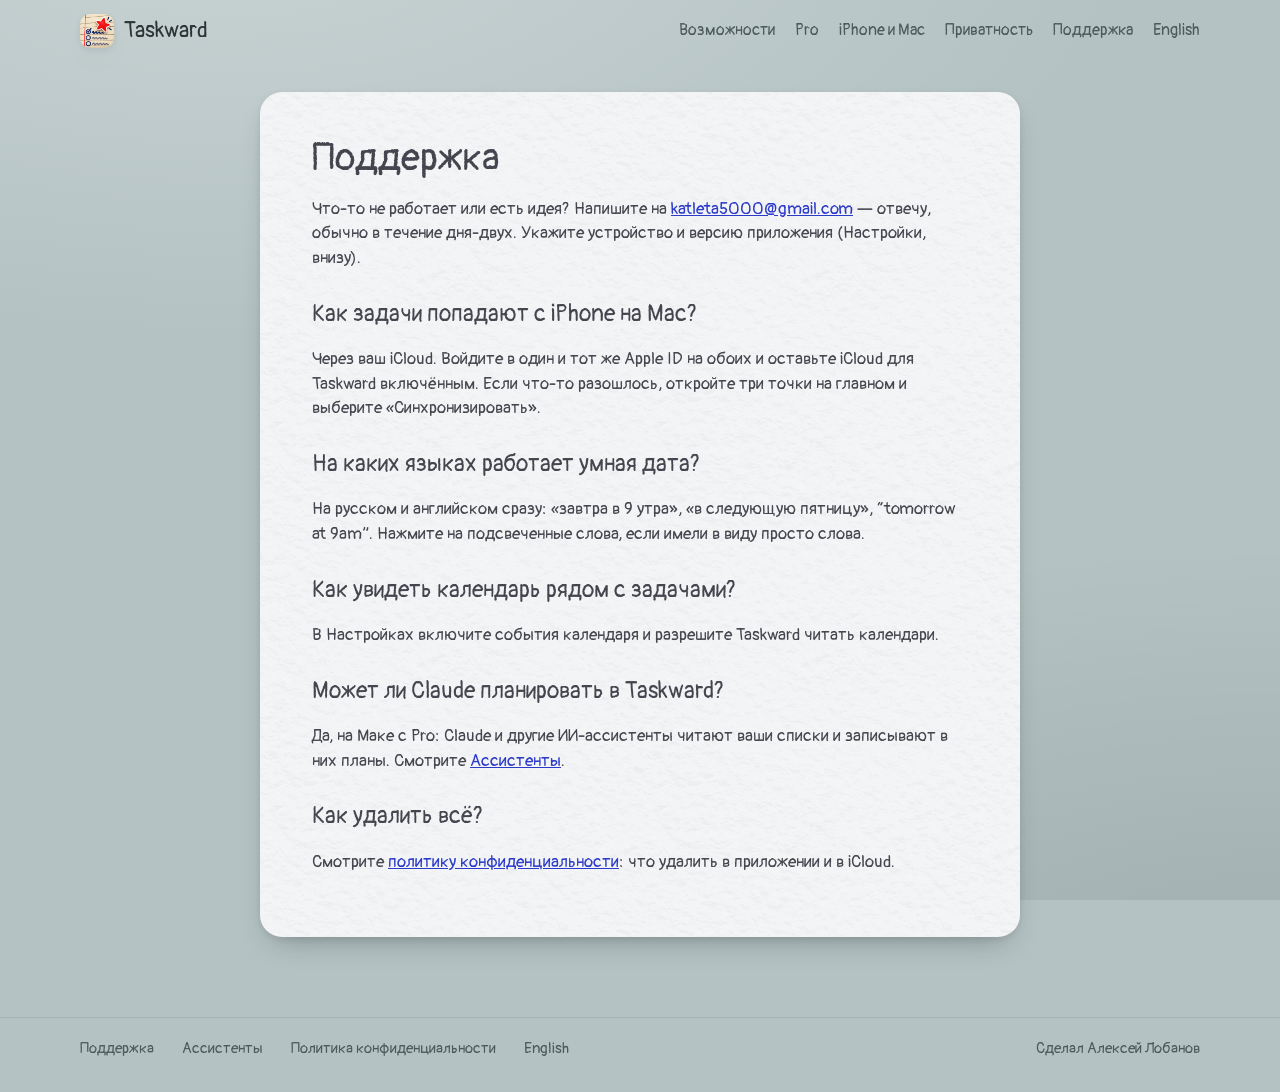
<file: ru/support/index.html>
<!doctype html>
<html lang="ru">
<head>
<meta charset="utf-8">
<meta name="viewport" content="width=device-width, initial-scale=1">
<title>Поддержка · Taskward</title>
<meta name="description" content="Спокойный список дел для iPhone и Mac. Каждый список — бумажная карточка на столе: «Сегодня» впереди, остальные в деревянной подставке за ней.">
<link rel="canonical" href="https://alobanov.github.io/taskward/ru/support/">
<link rel="alternate" hreflang="ru" href="https://alobanov.github.io/taskward/ru/support/">
<link rel="alternate" hreflang="en" href="https://alobanov.github.io/taskward/support/">
<link rel="alternate" hreflang="x-default" href="https://alobanov.github.io/taskward/support/">
<meta property="og:title" content="Поддержка · Taskward">
<meta property="og:description" content="Спокойный список дел для iPhone и Mac. Каждый список — бумажная карточка на столе: «Сегодня» впереди, остальные в деревянной подставке за ней.">
<meta property="og:image" content="https://alobanov.github.io/taskward/img/og-ru.jpg">
<meta property="og:image:width" content="1200">
<meta property="og:image:height" content="630">
<meta name="twitter:card" content="summary_large_image">
<meta name="theme-color" content="#b4c2c3">
<link rel="icon" href="../../img/favicon.png" type="image/png">
<link rel="apple-touch-icon" href="../../img/apple-touch-icon.png">
<link rel="preconnect" href="https://fonts.googleapis.com">
<link rel="preconnect" href="https://fonts.gstatic.com" crossorigin>
<link href="https://fonts.googleapis.com/css2?family=Pangolin&amp;subset=cyrillic&amp;display=swap" rel="stylesheet">
<link rel="stylesheet" href="../../style.css?v=92c713bb">
<style>:root { --grain: url(../../img/grain.webp); }</style>
<script src="../../when.js?v=92c713bb" defer></script>
<script src="../../app.js?v=92c713bb" defer></script>
</head>
<body>
<header class="wrap top">
<a class="brand" href="../../ru/"><img src="../../img/icon.png" alt="" width="40" height="40">Taskward</a>
<nav aria-label="Sections"><a class="hide-sm" href="../../ru/#all">Возможности</a><a class="hide-sm" href="../../ru/#pro">Pro</a><a class="hide-sm" href="../../ru/#mac">iPhone и Mac</a><a class="hide-sm" href="../../ru/privacy/">Приватность</a><a href="../../ru/support/">Поддержка</a><a href="../../support/" lang="en">English</a></nav>
</header>
<main class="wrap"><article class="paper doc"><h1>Поддержка</h1>
<p>Что-то не работает или есть идея? Напишите на <a href="mailto:katleta5000@gmail.com">katleta5000@gmail.com</a> — отвечу,
обычно в течение дня-двух. Укажите устройство и версию приложения (Настройки, внизу).</p>
<h2>Как задачи попадают с iPhone на Mac?</h2>
<p>Через ваш iCloud. Войдите в один и тот же Apple ID на обоих и оставьте iCloud для Taskward
включённым. Если что-то разошлось, откройте три точки на главном и выберите «Синхронизировать».</p>
<h2>На каких языках работает умная дата?</h2>
<p>На русском и английском сразу: «завтра в 9 утра», «в следующую пятницу», “tomorrow at 9am”.
Нажмите на подсвеченные слова, если имели в виду просто слова.</p>
<h2>Как увидеть календарь рядом с задачами?</h2>
<p>В Настройках включите события календаря и разрешите Taskward читать календари.</p>
<h2>Может ли Claude планировать в Taskward?</h2>
<p>Да, на Маке с Pro: Claude и другие ИИ-ассистенты читают ваши списки и записывают в них планы.
Смотрите <a href="../assistants/">Ассистенты</a>.</p>
<h2>Как удалить всё?</h2>
<p>Смотрите <a href="../privacy/">политику конфиденциальности</a>: что удалить в приложении и в iCloud.</p>
</article></main>
<footer><div class="wrap">
<a href="../../ru/support/">Поддержка</a>
<a href="../../ru/assistants/">Ассистенты</a>
<a href="../../ru/privacy/">Политика конфиденциальности</a>
<a href="../../support/">English</a>
<span class="by">Сделал Алексей Лобанов</span>
</div></footer>
</body>
</html>
</file>
<file: style.css>
/* Taskward's site: a desk, and the app's paper cards lying on it. Every word in the
   app's one hand, Pangolin; the cards' papers, ink and red as the app has them. */

:root {
  --desk: #b4c2c3;
  --on-desk: #2c3436;
  --on-desk-soft: #4d5a5c;
  --white: #f4f5f6;
  --cream: #f5ebd7;
  --kraft: #d9cdb6;
  --grey: #e4e3df;
  --ink: #45454f;
  --pencil: rgba(69, 69, 79, 0.58);
  --rule: rgba(69, 69, 79, 0.14);
  --blue: #2b3ac9;
  --seal: #c8463d;
  --dusk: #7e68cf;
  --marker: rgba(246, 201, 69, 0.48);
  --note: #1b2266;
  --desk-rule: rgba(44, 52, 54, 0.16);
  --grain: url(img/grain.webp);
  --shadow: 0 14px 30px -14px rgba(20, 28, 30, 0.38), 0 2px 6px rgba(20, 28, 30, 0.08);
  --lift: 0 30px 60px -24px rgba(20, 28, 30, 0.45), 0 4px 10px rgba(20, 28, 30, 0.1);
  --radius: 22px;
  --wrap: 1120px;
  --hand: 'Pangolin', 'Comic Sans MS', 'Segoe Print', cursive;
  color-scheme: light;
}

* { box-sizing: border-box; }
html { scroll-behavior: smooth; -webkit-text-size-adjust: 100%; text-size-adjust: 100%; }
body {
  margin: 0;
  background: var(--desk);
  color: var(--on-desk);
  font: 400 17px/1.45 var(--hand);
  -webkit-font-smoothing: antialiased;
  overflow-x: clip;
  /* The light from a lamp over the desk's top left, the far corner in shade. */
  background-image:
    radial-gradient(120% 80% at 18% -10%, rgba(255, 255, 255, 0.28), transparent 60%),
    radial-gradient(140% 90% at 100% 110%, rgba(0, 0, 0, 0.10), transparent 55%);
  background-attachment: fixed;
}
.hero-in > * { min-width: 0; }
/* The app's icon large enough to read over the headline; the header's is then left out. */
.hero-icon { width: 112px; height: 112px; border-radius: 25px; box-shadow: var(--lift); margin: 0 0 22px; rotate: -2deg; }
body:has(.hero-icon) .brand img { display: none; }
h1, h2 { overflow-wrap: break-word; }
img { max-width: 100%; display: block; }
a { color: inherit; }
.wrap { width: min(var(--wrap), 100% - 32px); margin-inline: auto; }
.icon { width: 1em; height: 1em; flex: none; }
:focus-visible { outline: 3px solid var(--blue); outline-offset: 3px; border-radius: 8px; }

/* A card's paper: its colour, the tooth of cold-pressed paper over it, its shadow. */
.paper {
  background-image: var(--grain);
  background-size: 384px;
  background-color: var(--white);
  border-radius: var(--radius);
  box-shadow: var(--shadow);
  color: var(--ink);
}
.paper.cream { background-color: var(--cream); }
.paper.kraft { background-color: var(--kraft); }
.paper.grey { background-color: var(--grey); }

/* The bar along the top. */
.top {
  display: flex; align-items: center; justify-content: space-between; gap: 16px;
  padding: 14px 0;
}
.brand { display: flex; align-items: center; gap: 10px; text-decoration: none; font-size: 22px; }
.brand img { width: 34px; height: 34px; border-radius: 10px; box-shadow: var(--shadow); }
.top nav { display: flex; align-items: center; gap: 20px; font-size: 16px; }
.top nav a { text-decoration: none; color: var(--on-desk-soft); }
.top nav a:hover { color: var(--on-desk); }
@media (max-width: 720px) { .top nav .hide-sm { display: none; } }

.button {
  display: inline-flex; align-items: center; gap: 10px;
  padding: 11px 20px; border-radius: 999px;
  background: #2b2c33; color: #f4f5f6; text-decoration: none; font-size: 17px;
  background-image: var(--grain); background-size: 384px;
  box-shadow: 0 10px 22px -10px rgba(0, 0, 0, 0.5);
  transition: transform 0.15s ease;
}
.button:active { transform: scale(0.97); }
.button.soon { cursor: default; }
.button.soon:active { transform: none; }
.button .icon { width: 20px; height: 20px; }

/* The first screen: the words on the desk, and the real app beside them — three of the
   store's pictures fanned out like cards laid on it. */
.hero-in {
  display: grid; grid-template-columns: 1fr 1.12fr; align-items: center; gap: 40px;
  padding: 8px 0 12px;
}
.hero-words h1 {
  font-size: clamp(34px, 4.4vw, 58px); line-height: 1.05; font-weight: 400;
  margin: 0 0 22px; letter-spacing: -0.5px;
}
/* The headline written on as the page opens: each line inked on from its left, one after
   another, as the app inks a mark on. */
.written .pen { display: block; clip-path: inset(-10% 100% -20% 0); animation: write 0.9s cubic-bezier(.45, .05, .25, 1) forwards; animation-delay: calc(0.15s + var(--i) * 0.7s); }
@keyframes write { to { clip-path: inset(-10% -2% -20% 0); } }
.hero-words .lede { font-size: 21px; line-height: 1.5; color: var(--on-desk-soft); max-width: 30ch; margin: 0 0 30px; }
.hero-words .lede b { font-weight: 400; color: var(--on-desk); }
.hero-words .lede mark { color: var(--on-desk); background: linear-gradient(transparent 12%, var(--marker) 12%, var(--marker) 88%, transparent 88%) no-repeat 0 0 / 0 100%;
  padding: 0 3px; margin: 0 -1px; border-radius: 4px; animation: highlight 0.6s cubic-bezier(.45, .05, .25, 1) 2.3s forwards; }
@keyframes highlight { to { background-size: 100% 100%; } }
.hero-words .lede em { font-style: normal; color: var(--note); }
.hero-words .small { font-size: 15px; letter-spacing: 0.2px; color: var(--on-desk-soft); margin: 16px 0 0; }
/* The phone held up over the desk, the app on it, and round it in pen what is on it. */
.scene { position: relative; display: grid; place-items: center; min-height: 600px; }
.scene::before {
  content: ''; position: absolute; left: 24%; right: 22%; bottom: 0; height: 7%; border-radius: 50%;
  background: radial-gradient(closest-side, rgba(20, 28, 30, 0.4), rgba(20, 28, 30, 0)); filter: blur(4px);
  animation: shade 7s ease-in-out infinite;
}
@keyframes shade { 50% { transform: scale(0.9); opacity: 0.75; } }
/* The phone as the store's pictures hold it: face on, its black glass edge and a thin
   titanium rim, a little turned on the desk, floating; the light across its glass. */
.rig { position: relative; width: min(268px, 64vw); aspect-ratio: 1470 / 3000; animation: hover 7s ease-in-out infinite; }
.phone {
  position: absolute; inset: 0; z-index: 2; rotate: 4deg;
}
/* Its shadow, cast by its body's rounded shape: a drop-shadow filter on a phone turned and
   floating is cut to a box in Safari, its edges showing on the desk. */
.phone::before {
  content: ''; position: absolute; inset: 0.47% 1.1% 0.53%; border-radius: 17.5% / 8.6%;
  box-shadow: 0 34px 34px rgba(20, 28, 30, 0.32), 0 8px 10px rgba(20, 28, 30, 0.16);
  pointer-events: none;
}
.phone::after { content: ''; position: absolute; inset: 0; background: url(img/bezel_black.webp) center / 100% 100% no-repeat; pointer-events: none; z-index: 4; }
.screen, .glass {
  position: absolute; left: 5.1%; top: 2.2%; width: 89.8%; height: 95.6%;
  -webkit-mask: url(img/screen_mask.png) center / 100% 100% no-repeat; mask: url(img/screen_mask.png) center / 100% 100% no-repeat;
}
.screen { overflow: hidden; background: #4a5040; }
.screen img { position: absolute; inset: 0; width: 100%; height: 100%; object-fit: cover; object-position: top; }
.screen .bar { position: absolute; top: 0; left: 0; right: 0; height: 5.6%; display: flex; align-items: center; justify-content: space-between; padding: 0 10% 0 12%; font: 600 11px/1 -apple-system, system-ui, sans-serif; color: #f4f1e8; z-index: 2; }
.screen .bar svg { height: 0.95em; width: auto; }
.glass { z-index: 5; pointer-events: none;
  background: linear-gradient(125deg, rgba(255, 255, 255, 0.4) 0%, rgba(255, 255, 255, 0.1) 30%, rgba(255, 255, 255, 0) 45%, rgba(255, 255, 255, 0) 72%, rgba(255, 255, 255, 0.14) 100%); }
@keyframes hover { 50% { translate: 0 -12px; } }
/* Notes in pen round the phone, each a few words and an arrow drawn to its place on the
   screen. The layer turns with the phone, so the arrows land where they point; each note
   is a line of no height at its arrow's head, the words centred on it and turned about it. */
.pen-notes { position: absolute; inset: 0; rotate: 4deg; z-index: 5; pointer-events: none; }
.pen-note {
  position: absolute; top: var(--y); height: 0; margin: 0; display: flex; align-items: center;
  color: var(--note); font-size: 19px; line-height: 1.08; -webkit-text-stroke: 0.35px currentColor; rotate: var(--r);
  opacity: 0; animation: note-in 0.5s cubic-bezier(.22, 1, .36, 1) forwards;
}
.pen-note span { width: max-content; max-width: 8.6em; text-wrap: balance; }
.pen-note.l { right: calc(100% - var(--x)); flex-direction: row-reverse; transform-origin: 100% 50%; text-align: right; }
.pen-note.r { left: var(--x); transform-origin: 0 50%; }
.pen-note .arrow { flex: none; width: 58px; height: 36px; margin-left: 4px; fill: none; stroke: currentColor; stroke-width: 2.4; stroke-linecap: round; stroke-linejoin: round; }
.pen-note.r .arrow { scale: -1 1; margin: 0 4px 0 0; }
.pen-note .arrow path { stroke-dasharray: 80; stroke-dashoffset: 80; animation: draw 0.5s ease-out forwards; }
.pen-note:nth-child(1) { animation-delay: 1.5s; } .pen-note:nth-child(1) path { animation-delay: 1.6s; }
.pen-note:nth-child(2) { animation-delay: 1.8s; } .pen-note:nth-child(2) path { animation-delay: 1.9s; }
.pen-note:nth-child(3) { animation-delay: 2.1s; } .pen-note:nth-child(3) path { animation-delay: 2.2s; }
.pen-note:nth-child(4) { animation-delay: 2.4s; } .pen-note:nth-child(4) path { animation-delay: 2.5s; }
.pen-note:nth-child(5) { animation-delay: 2.7s; } .pen-note:nth-child(5) path { animation-delay: 2.8s; }
@keyframes note-in { to { opacity: 1; } }
@keyframes draw { to { stroke-dashoffset: 0; } }
/* Bits of the app floating round it, in the gaps the notes leave: a day read off a title,
   When, a signal, a tag, a star and a flag. */
.float { position: absolute; z-index: 3; animation: bob 6s ease-in-out infinite; will-change: transform; margin: 0; }
@keyframes bob { 0%, 100% { transform: translateY(0) rotate(var(--r, 0deg)); } 50% { transform: translateY(-11px) rotate(var(--r, 0deg)); } }
.float.chip { display: flex; align-items: center; gap: 7px; padding: 8px 13px; border-radius: 14px; font-size: 16px; white-space: nowrap; }
.float.chip .icon { width: 16px; height: 16px; }
.float.chip mark { background: var(--marker); color: inherit; border-radius: 4px; box-shadow: 0 0 0 2px var(--marker); }
.float.chip .ring { width: 15px; height: 15px; border: 1.5px solid var(--pencil); border-radius: 50%; margin-right: 2px; }
.float.chip .sig { width: 18px; height: 18px; color: var(--ink); }
.float.chip .sig .ring { fill: none; stroke: currentColor; stroke-width: 1.8; border: 0; }
.float.chip .sig .solid { fill: currentColor; }
.float.tag { font-size: 14px; padding: 4px 12px; border-radius: 999px; background: var(--grey); color: var(--ink); box-shadow: var(--shadow); }
.float.doodle { display: grid; place-items: center; width: 50px; height: 50px; border-radius: 50%; background: var(--white); box-shadow: var(--shadow); }
.float.doodle .icon { width: 26px; height: 26px; }
.float.star .icon { color: var(--seal); }
.float.flag .icon { color: var(--seal); }
/* The knight, standing on the desk by the phone's foot. */
.knight { position: absolute; z-index: 3; right: calc(50% - 240px); bottom: -6%; --r: -8deg; animation: bob 6s ease-in-out -2.5s infinite; }
.knight .sticker { display: block; width: 96px; height: 96px; filter: drop-shadow(0 10px 10px rgba(20, 28, 30, 0.22)) drop-shadow(0 2px 2px rgba(20, 28, 30, 0.12)); }
.sticker .edge { fill: none; stroke: #fdfcf8; stroke-width: 7.5; stroke-linecap: round; stroke-linejoin: round; }
.sticker .edge .body { fill: #fdfcf8; }
.sticker .shield { fill: #fbf8f0; }
.sticker .ink { fill: none; stroke: #1e2150; stroke-width: 2.1; stroke-linecap: round; stroke-linejoin: round; }
.sticker .ink .eye { fill: #1e2150; stroke-width: 0.6; }

/* The headline's words underlined in the pen once written. */
.under { position: relative; white-space: nowrap; }
.under svg { position: absolute; left: -2%; right: -3%; width: 105%; bottom: -0.16em; height: 0.3em; overflow: visible;
  fill: none; stroke: var(--blue); stroke-width: 5; stroke-linecap: round; stroke-linejoin: round; }
.under path { stroke-dasharray: 520; stroke-dashoffset: 520; animation: draw-under 0.7s cubic-bezier(.45, .05, .25, 1) 1.75s forwards; }
@keyframes draw-under { to { stroke-dashoffset: 0; } }

/* Rows, as the app writes them: a circle, the title, its small print in pencil under it. */
.rows { list-style: none; margin: 14px 0 0; padding: 0; }
.row { display: flex; gap: 12px; padding: 7px 0; border-bottom: 1px solid var(--rule); align-items: flex-start; }
.row .title { font-size: 17px; line-height: 1.3; position: relative; }
.row .print { display: flex; gap: 10px; font-size: 14px; color: var(--pencil); margin-top: 2px; flex-wrap: wrap; }
.row .print .icon { width: 15px; height: 15px; margin-right: 3px; vertical-align: -2px; }
.row .print .due { color: var(--seal); }
.row.pencil .title { color: var(--pencil); }
.evening { display: flex; align-items: center; gap: 10px; font-size: 24px; margin: 18px 0 4px; }
.evening .icon { color: var(--dusk); width: 22px; height: 22px; }

/* A task's circle: a tap checks it off, the title struck through by the pen. */
.signal {
  flex: none; width: 20px; height: 20px; margin-top: 2px; padding: 0; border: 0;
  background: none; color: var(--ink); cursor: pointer; border-radius: 50%;
}
.signal svg { width: 20px; height: 20px; display: block; overflow: visible; }
.signal .ring { fill: none; stroke: currentColor; stroke-width: 1.7; opacity: 0.45; }
.signal .fill { fill: currentColor; transform-origin: 12px 12px; transform: scale(0); transition: transform 0.38s cubic-bezier(.22, 1, .36, 1); }
.row.done .signal .fill { transform: scale(1); }
.row.done .signal .ring { opacity: 1; }
.row .title::after {
  content: ''; position: absolute; left: -2px; right: -2px; top: 55%; height: 1.6px;
  background: currentColor; transform: scaleX(0); transform-origin: left;
  transition: transform 0.38s cubic-bezier(.22, 1, .36, 1);
}
.row.done .title { color: var(--pencil); }
.row.done .title::after { transform: scaleX(1); }

/* The parts under the first screen: the store's pictures, then one thing at a time — its
   words on one side, the thing itself lying on the desk on the other, sides taken in turn. */
section.part { padding: 20px 0; }
.feature {
  display: grid; grid-template-columns: minmax(0, 5fr) minmax(0, 7fr); gap: 72px; align-items: center;
  padding: 64px 0;
}
.feature.flip { grid-template-columns: minmax(0, 7fr) minmax(0, 5fr); }
.feature.flip .say { order: 2; }
.feature h2 { font-size: clamp(30px, 3.3vw, 44px); font-weight: 400; line-height: 1.08; margin: 0 0 16px; text-wrap: balance; letter-spacing: -0.3px; }
.feature h3 { font-size: 23px; font-weight: 400; margin: 28px 0 6px; }
.feature .say p { font-size: 18px; line-height: 1.55; color: var(--on-desk-soft); max-width: 36ch; margin: 0; }
.feature .show { min-width: 0; }
.feature .show > * { margin-inline: auto; }

/* Markdown in a ticket's notes, its marks in pencil and what they mark in its look. */
.mk { color: var(--pencil); }
.ticket .notes b { font-weight: 400; -webkit-text-stroke: 0.5px currentColor; }
.ticket .notes mark { background: var(--marker); color: inherit; border-radius: 3px; padding: 0 2px; }

/* The calendar as the app lays it out: a month on a card, six weeks from the week's first
   day, the weekend shaded, the next months' days in pencil, today's in red, the day picked
   ringed by the pen, under each day a dot for each calendar with an event and one for its
   tasks; under a dashed tear line, the day picked: its events, then its tasks. */
.month { max-width: 420px; padding: 18px 18px 20px; rotate: -0.8deg; }
.month-head { display: flex; align-items: baseline; gap: 8px; padding: 0 6px 8px; }
.month-head b { font-weight: 400; font-size: 28px; }
.month-head span { font-size: 18px; color: var(--pencil); }
.month .days { display: grid; grid-template-columns: repeat(7, 1fr); }
.month .wd { text-align: center; font-size: 13px; color: var(--pencil); padding-bottom: 4px; }
.month .wd.we, .month .d.we { background: rgba(69, 69, 79, 0.045); }
.month .d { position: relative; height: 46px; padding: 6px 0 0; border: 0; background: none; font: inherit; font-size: 17px; color: var(--ink); cursor: pointer; display: flex; flex-direction: column; align-items: center; gap: 3px; -webkit-tap-highlight-color: transparent; }
.month .d.out { color: var(--pencil); }
.month .d.now { color: var(--seal); }
.month .d .n { width: 30px; height: 26px; line-height: 26px; border-radius: 50%; text-align: center; transition: box-shadow 0.2s ease-out; }
.month .d.picked .n { box-shadow: inset 0 0 0 1.6px var(--ink); }
.month .d:active .n { background: var(--rule); }
.month .dots { display: flex; gap: 3px; height: 5px; }
.month .dots i { width: 5px; height: 5px; border-radius: 50%; background: var(--ink); }
.month .dots i.idle { background: var(--pencil); }
.month .tear { margin: 12px 4px 14px; border-top: 1.6px dashed var(--rule); }
.month .day { padding: 0 6px; transition: opacity 0.16s ease-out; }
.month .day.gone { opacity: 0; }
.month .day h4 { font-weight: 400; font-size: 21px; margin: 0 0 6px; }
.month .day ul { list-style: none; margin: 0; padding: 0; min-height: 104px; }
.month .day li { display: flex; align-items: center; gap: 10px; padding: 5px 0; font-size: 15px; white-space: nowrap; overflow: hidden; }
.month .day li > span:last-child { overflow: hidden; text-overflow: ellipsis; }
.month .day .dot { flex: none; width: 9px; height: 9px; border-radius: 50%; margin: 0 2px; }
.month .day .at { flex: none; color: var(--pencil); font-size: 14px; min-width: 40px; }
.month .day .o { flex: none; width: 13px; height: 13px; border: 1.4px solid var(--pencil); border-radius: 50%; }
.month .day .done .o { background: var(--ink); border-color: var(--ink); }
.month .day .done > span:last-child { text-decoration: line-through; color: var(--pencil); }
.month .day .none { color: var(--pencil); }
.feature .say p.aside { margin-top: 14px; font-size: 15px; }

/* Each card's little scene: what it looks like in the app. */
.demo { margin-top: 16px; flex: 1; display: flex; flex-direction: column; justify-content: flex-end; }
.demo p { display: flex; align-items: center; gap: 9px; margin: 0; padding: 6px 0; font-size: 14px; color: var(--ink); border-bottom: 1px solid var(--rule); white-space: nowrap; overflow: hidden; text-overflow: ellipsis; }
.demo p:last-child { border-bottom: 0; }
.demo p > span:last-child { overflow: hidden; text-overflow: ellipsis; }
.demo .o { flex: none; width: 12px; height: 12px; border: 1.4px solid var(--pencil); border-radius: 50%; }
.demo mark { background: var(--marker); color: inherit; border-radius: 3px; padding: 0 1px; }
/* Quick Find: the field, a word in it and the caret after it. */
.find .field { display: flex; align-items: center; gap: 8px; padding: 7px 10px; margin-bottom: 4px; border-radius: 10px; background: color-mix(in srgb, var(--white) 75%, transparent); font-size: 15px; color: var(--ink); box-shadow: inset 0 0 0 1px var(--rule); }
.find .field .icon { width: 15px; height: 15px; color: var(--pencil); }
.find .caret { width: 1.5px; height: 16px; margin-left: -6px; background: var(--blue); animation: blink 1.1s steps(1) infinite; }
@keyframes blink { 50% { opacity: 0; } }
.macs { display: grid; padding: 4% 6% 2% 0; }
.macs img { position: relative; grid-area: 1 / 1; width: 100%; height: auto; border-radius: 12px; box-shadow: var(--lift); }
.macs img:nth-child(3) { z-index: 1; }
.macs img:nth-child(1) { rotate: 4deg; translate: 7% -5%; scale: 0.9; }
.macs img:nth-child(2) { rotate: -3deg; translate: -4% -2%; scale: 0.94; }

/* A task's ticket: its stub torn off along a dashed line, a notch cut into each edge. */
.ticket-wrap { max-width: 440px; filter: drop-shadow(0 16px 18px rgba(20, 28, 30, 0.22)) drop-shadow(0 2px 3px rgba(20, 28, 30, 0.08)); rotate: 1.2deg; }
.ticket {
  padding: 18px 18px 0; box-shadow: none;
  -webkit-mask: radial-gradient(circle 11px at 0 calc(100% - 96px), transparent 98%, #000) ,
                radial-gradient(circle 11px at 100% calc(100% - 96px), transparent 98%, #000);
  -webkit-mask-composite: source-in; mask-composite: intersect;
}
.ticket h4 { display: flex; gap: 12px; font-size: 20px; font-weight: 400; line-height: 1.2; margin: 0 0 6px; }
.ticket h4 .signal { margin-top: 2px; }
.ticket .notes { color: var(--pencil); font-size: 15px; margin: 0 0 8px 32px; }
.ticket .steps { list-style: none; padding: 0; margin: 0 0 12px 32px; }
.ticket .steps li { display: flex; align-items: center; gap: 10px; font-size: 15px; padding: 4px 0; border-bottom: 1px solid var(--rule); }
.ticket .steps li .box { flex: none; width: 15px; height: 15px; padding: 0; border: 1.6px solid var(--pencil); border-radius: 50%; background: none; cursor: pointer; transition: background-color 0.25s ease; }
.ticket .steps li.done { color: var(--pencil); text-decoration: line-through; }
.ticket .steps li.done .box { background: var(--pencil); }
.ticket h4.row { border: 0; padding: 0; display: flex; }
.ticket h4 .title { font-size: inherit; }
.ticket h4 .title::after { display: none; }
.ticket h4.done .title { text-decoration: line-through; text-decoration-thickness: 1.5px; }
.stub { border-top: 2px dashed var(--rule); margin: 0 -18px; padding: 12px 18px 14px; height: 96px; }
.stub .tags { display: flex; gap: 6px; margin-bottom: 8px; }
.stub .tags span { font-size: 13px; padding: 2px 12px; border-radius: 999px; background: rgba(69, 69, 79, 0.08); }
.stub .when { display: flex; align-items: center; gap: 8px; font-size: 16px; }
.stub .when .icon { width: 16px; height: 16px; }
.stub .when .star { color: var(--seal); }
.stub .when .marks { margin-left: auto; display: flex; gap: 16px; color: var(--pencil); }

/* The signals: what a circle can say, on the note the app shows for them. */
/* The signals' marks, stroked in the app's pen. */
.sig .ring, .sig .line { fill: none; stroke: currentColor; stroke-width: 1.9; stroke-linecap: round; stroke-linejoin: round; }
.sig .solid { fill: currentColor; }

/* The note the app shows for them: a slip of dotted paper taped over the page, a little
   askew — Mark it, Complete large, the signals in two columns, Signals… at its foot. */
.taped {
  position: relative; max-width: 400px; padding: 26px 30px 18px; rotate: -1.2deg; color: var(--ink);
  border-radius: 22px; background-color: var(--white);
  background-image: radial-gradient(circle, rgba(69, 69, 79, 0.16) 1.1px, transparent 1.6px);
  background-size: 22px 22px; background-position: 6px 6px;
  box-shadow: 0 12px 24px rgba(0, 0, 0, 0.11);
}
.taped .tape { position: absolute; top: -12px; left: 50%; width: 92px; height: 24px; margin-left: -46px; rotate: 3deg; background: rgba(242, 217, 120, 0.75); }
.taped .note-title { text-align: center; font-size: 30px; line-height: 1.12; margin: 0 0 14px; }
.taped .complete { display: flex; align-items: center; gap: 14px; font-size: 27px; margin: 0 0 10px; }
.taped .complete .sig { width: 30px; height: 30px; }
.taped .sigs { display: grid; grid-template-columns: 1fr 1fr; gap: 14px 12px; list-style: none; margin: 0; padding: 0; }
.taped .sigs li { display: flex; align-items: center; gap: 10px; font-size: 20px; white-space: nowrap; }
.taped .sigs .sig { width: 24px; height: 24px; flex: none; }
.taped .more { text-align: right; font-size: 16px; margin: 18px 0 0; }

/* Try it: the new card to write on, the examples under it, and the three cards a task
   lands on. The title is an input laid over a mirror of its words, the mirror drawing the
   day read in them under the highlighter. */
.try { margin-top: 0; }
.newcard { padding: 14px 18px 10px; }
.newcard .field { display: flex; gap: 14px; align-items: center; cursor: text; }
.newcard .field .ring { width: 22px; height: 22px; border: 1.7px solid var(--pencil); border-radius: 50%; flex: none; }
.newcard .line { position: relative; flex: 1; min-width: 0; height: 36px; }
.newcard .mirror, .newcard .title {
  position: absolute; inset: 0; margin: 0; padding: 0 2px; border: 0;
  font: 400 21px/36px var(--hand); letter-spacing: 0; white-space: pre; overflow: hidden;
}
.newcard .mirror { color: var(--ink); pointer-events: none; }
.newcard .title { background: transparent; color: transparent; caret-color: var(--ink); outline: none; -webkit-text-fill-color: transparent; }
.newcard .title::placeholder { color: var(--pencil); -webkit-text-fill-color: var(--pencil); opacity: 1; }
.newcard mark { background: var(--marker); color: inherit; border-radius: 4px; box-shadow: 0 0 0 2px var(--marker); }
.newcard .foot { display: flex; align-items: center; gap: 10px; margin-top: 8px; padding-top: 8px; border-top: 1px solid var(--rule); min-height: 44px; }
.newcard .chip { display: inline-flex; align-items: center; gap: 7px; font-size: 17px; }
.newcard .chip .icon { width: 17px; height: 17px; }
.newcard .chip .star { color: var(--seal); display: inline-flex; }
.newcard .chip .muted { color: var(--pencil); display: inline-flex; align-items: center; gap: 8px; }
.newcard.dated .chip { animation: settle 0.38s cubic-bezier(.22, 1, .36, 1); }
@keyframes settle { from { transform: translateY(6px); opacity: 0.2; } }
.newcard .put {
  margin-left: auto; font: inherit; font-size: 15px; border: 0; cursor: pointer;
  padding: 7px 14px; border-radius: 999px; background: #2b2c33; color: #f4f5f6;
  background-image: var(--grain); background-size: 384px;
}
.newcard .put:active { transform: scale(0.97); }
.examples { display: flex; flex-wrap: wrap; gap: 8px; margin: 12px 0 0; }
.example {
  font: inherit; font-size: 15px; cursor: pointer; border: 0; color: var(--on-desk);
  padding: 4px 12px; border-radius: 999px; background: color-mix(in srgb, var(--white) 35%, transparent);
  box-shadow: inset 0 0 0 1px rgba(0, 0, 0, 0.08);
}
.example:hover { background: color-mix(in srgb, var(--white) 55%, transparent); }
.desk3 { display: grid; grid-template-columns: repeat(3, 1fr); gap: 16px; margin-top: 18px; align-items: start; }
.mini { padding: 12px 14px 8px; min-height: 150px; transition: box-shadow 0.4s ease, transform 0.4s cubic-bezier(.22, 1, .36, 1); }
.mini:nth-child(1) { rotate: -0.8deg; } .mini:nth-child(2) { rotate: 0.6deg; } .mini:nth-child(3) { rotate: -0.4deg; }
.mini .head { display: flex; align-items: center; gap: 8px; font-size: 19px; }
.mini .head .icon { width: 18px; height: 18px; }
.mini .rows { margin-top: 4px; }
.mini .row .title { font-size: 15px; }
.mini .row .print { font-size: 13px; }
.mini .row .print .icon { width: 14px; height: 14px; }
.mini .row.fresh { animation: arrive 0.45s cubic-bezier(.22, 1, .36, 1); }
@keyframes arrive { from { opacity: 0; transform: translateY(-10px); } }
.mini.lifted { animation: lift 0.7s cubic-bezier(.22, 1, .36, 1); }
@keyframes lift { 35% { transform: translateY(-8px); box-shadow: var(--lift); } }

/* Every list's card laid out on the desk, each on its own paper: its head, what it holds in
   pencil, and empty lines under, Ugmonk's blank circle on each. */
.deck { display: grid; grid-template-columns: repeat(3, minmax(0, 1fr)); gap: 26px 22px; align-items: start; }
.lcard { display: flex; flex-direction: column; padding: 16px 16px 10px; rotate: var(--r); transition: rotate 0.4s cubic-bezier(.22, 1, .36, 1), translate 0.4s cubic-bezier(.22, 1, .36, 1), box-shadow 0.4s ease; }
.lcard:hover { rotate: 0deg; translate: 0 -6px; box-shadow: var(--lift); }
.lcard:nth-child(3n + 2) { translate: 0 16px; }
.lcard:nth-child(3n + 2):hover { translate: 0 10px; }
.lcard .head { display: flex; align-items: center; gap: 10px; font-size: 25px; line-height: 1.1; padding: 0 4px; }
.lcard .head .icon { width: 22px; height: 22px; flex: none; }
/* The hint, as the app lays it under a list's head: the marker washed over the paper,
   its words written in the marker taken toward the ink. On kraft the wash lies on a
   leaf half way to white, or it goes muddy. */
.lcard .hint {
  margin: 12px 0 8px; padding: 12px 16px 14px; border-radius: 14px; color: var(--pen);
  background: color-mix(in srgb, var(--marker) 16%, var(--ground, var(--white)));
}
.lcard.cream .hint { --ground: var(--cream); }
.lcard.kraft .hint { --ground: color-mix(in srgb, var(--kraft) 50%, var(--white)); }
.lcard .hint b { display: block; font-weight: 400; font-size: 19px; line-height: 1.2; -webkit-text-stroke: 0.45px currentColor; margin-bottom: 4px; }
.lcard .hint span { display: block; font-size: 15px; line-height: 1.35; }



/* The real app, from the store's own pictures. */
.shelf {
  display: flex; gap: 18px; overflow-x: auto; padding: 18px calc(50vw - 50%) 26px;
  margin-inline: calc(50% - 50vw);
  scroll-snap-type: x proximity; scrollbar-width: none;
}
.shelf::-webkit-scrollbar { display: none; }
.shelf img { height: auto; width: 236px; border-radius: 16px; box-shadow: var(--shadow); scroll-snap-align: start; flex: none; }
.shelf img:nth-child(odd) { rotate: -0.6deg; } .shelf img:nth-child(even) { rotate: 0.5deg; }
/* On a wide window all eight stand in one row, centred, each giving way to fit it. */
/* The calendar's Day, as the app lays it out: times in a gutter, the events washed in their
   calendars' colours, the time free between them on a line of its own, now across in pencil. */
.dayplan { max-width: 440px; padding: 18px 18px 16px 10px; rotate: 0.6deg; }
.dayplan h4 { font-weight: 400; font-size: 26px; color: var(--seal); margin: 0 0 12px 12px; }
.dp-row, .dp-free, .dp-now { display: grid; grid-template-columns: 54px minmax(0, 1fr); gap: 8px; align-items: start; }
.dp-row { margin: 3px 0; }
.dayplan .t { text-align: right; font-size: 15px; color: var(--pencil); padding-top: 6px; }
.dayplan .blk {
  border-radius: 9px; padding: 6px 10px 6px; min-width: 0;
  background: color-mix(in srgb, var(--c) 30%, transparent);
}
.dayplan .blk b { display: block; font-weight: 400; font-size: 18px; line-height: 1.15; overflow: hidden; text-overflow: ellipsis; white-space: nowrap; }
.dayplan .blk i { display: block; font-style: normal; font-size: 14px; color: var(--pencil); }
.dayplan .blk.over b { color: var(--pencil); }
.dayplan .blk.over { background: color-mix(in srgb, var(--c) 18%, transparent); }
.dayplan .blk.task { display: flex; align-items: center; gap: 8px; background: none; border: 1px solid var(--rule); }
.dayplan .blk.task .o { flex: none; width: 17px; height: 17px; border: 1.6px solid var(--pencil); border-radius: 50%; }
.dayplan .crowd { display: grid; grid-template-columns: repeat(3, minmax(0, 1fr)); gap: 4px; }
.dayplan .crowd .blk b { font-size: 16px; white-space: normal; }
.dayplan .blk.more { display: grid; place-items: center; background: none; border: 1px solid var(--rule); font-size: 19px; }
.dp-free { min-height: 34px; align-items: center; color: var(--pencil); font-size: 17px; grid-template-columns: 54px 8px minmax(0, 1fr); }
.dp-free .t { padding-top: 0; }
.dp-free .dots { align-self: stretch; border-left: 2px dotted var(--rule); margin-left: 3px; }
.dp-now { align-items: center; margin: 2px 0; }
.dp-now .t { padding: 0; font-size: 13px; }
.dp-now .line { position: relative; height: 1px; background: color-mix(in srgb, var(--pencil) 50%, transparent); }
.dp-now .line::before { content: ''; position: absolute; left: -3px; top: -2.5px; width: 6px; height: 6px; border-radius: 50%; background: var(--pencil); }

/* The Notes card: headings on strips of tape, a dash before each note, and down its edge the
   outline — a pen dash for each heading, the one read under longer, its name on a slip. */
.notesdemo { position: relative; max-width: 420px; padding: 18px 46px 18px 20px; rotate: -0.7deg; }
.notesdemo .head { display: flex; align-items: center; gap: 10px; font-size: 30px; margin-bottom: 6px; }
.notesdemo .head .icon { width: 26px; height: 26px; }
.notesdemo .tapehead {
  display: inline-block; margin: 16px 0 4px -10px; padding: 3px 16px 4px; font-size: 20px;
  background: rgba(242, 217, 120, 0.75); rotate: -1deg;
  clip-path: polygon(2% 0, 98% 4%, 100% 50%, 97% 100%, 1% 96%, 0 50%);
}
.notesdemo .n { display: flex; gap: 14px; align-items: flex-start; font-size: 18px; padding: 7px 0; border-bottom: 1px solid var(--rule); margin: 0; }
.notesdemo .dash { flex: none; width: 12px; height: 2px; margin-top: 12px; background: var(--ink); border-radius: 1px; }
.notesdemo .diary b { display: block; font-weight: 400; }
.notesdemo .diary span:not(.dash) { display: block; font-size: 15px; color: var(--pencil); text-decoration: line-through; }
.notesdemo .outline { position: absolute; right: 12px; top: 42%; display: flex; flex-direction: column; align-items: flex-end; gap: 9px; }
.notesdemo .outline > span:not(.slip) { width: 9px; height: 2px; border-radius: 1px; background: var(--pencil); opacity: 0.6; }
.notesdemo .outline > span.lit { width: 15px; background: var(--ink); opacity: 1; }
.notesdemo .slip {
  position: absolute; right: 26px; top: 26px; padding: 4px 12px; font-size: 17px; white-space: nowrap;
  background: var(--white); border: 1px solid var(--rule); border-radius: 10px;
}

@media (min-width: 1280px) {
  .shelf { justify-content: center; padding-inline: 24px; overflow-x: clip; }
  .shelf img { width: auto; flex: 0 1 236px; min-width: 0; }
}

/* Nothing of yours leaves your hands. */
.kept { padding: 18px 20px; }
.kept h3 { display: flex; align-items: center; gap: 10px; font-size: 21px; margin-bottom: 6px; }
.kept h3 .icon { width: 22px; height: 22px; }
.kept ul { list-style: none; margin: 0; padding: 0; font-size: 15px; }
.kept li { padding: 5px 0; border-bottom: 1px solid var(--rule); }
.kept p { margin: 10px 0 0; font-size: 15px; }
.kept a { color: var(--blue); }


/* A part's head on the desk, its words under it, centred over what it holds. */
.part-h { font-size: clamp(30px, 3.3vw, 44px); font-weight: 400; line-height: 1.08; margin: 0 auto 10px; text-align: center; text-wrap: balance; letter-spacing: -0.3px; max-width: 22ch; }
.part-say { font-size: 18px; line-height: 1.5; color: var(--on-desk-soft); margin: 0 auto; text-align: center; max-width: 52ch; }
section#all { padding-top: 48px; }

/* Everything it does: a tile for each, its mark, its name and a line, each a way to where it
   is shown; Pro's marked so in its corner. */
.tiles { list-style: none; margin: 30px 0 0; padding: 0; display: grid; grid-template-columns: repeat(4, minmax(0, 1fr)); gap: 14px; }
.tile {
  display: grid; grid-template-columns: 26px minmax(0, 1fr); column-gap: 12px; align-content: start;
  height: 100%; padding: 15px 16px 16px; border-radius: 16px; text-decoration: none; color: var(--on-desk);
  background: color-mix(in srgb, var(--white) 40%, transparent); box-shadow: inset 0 0 0 1px var(--rule);
  transition: background-color 0.2s ease;
}
.tile:hover { background: color-mix(in srgb, var(--white) 62%, transparent); }
.tile > .icon, .tile > .sig { grid-row: span 2; width: 26px; height: 26px; margin-top: 1px; }
.tile b { font-weight: 400; font-size: 19px; line-height: 1.2; }
.tile span { font-size: 14.5px; line-height: 1.38; color: var(--on-desk-soft); margin-top: 3px; }
.tile .pro { display: inline-block; vertical-align: 3px; margin-left: 4px; font-style: normal; font-size: 12px; line-height: 1; padding: 3px 7px; border-radius: 999px; color: var(--on-desk-soft); box-shadow: inset 0 0 0 1px var(--rule); white-space: nowrap; }
.tile span .pro { vertical-align: 1px; margin-left: 0; }
.tile .keep { font-style: normal; white-space: nowrap; }

/* The four told large: the words, a scene of it to try under them, and beside both a short
   film of the app in a phone. */
.feature.hl { grid-template-columns: minmax(0, 1fr) 280px; grid-template-areas: "say phone" "demo phone"; gap: 30px 72px; align-items: start; padding: 72px 0; scroll-margin-top: 12px; }
.feature.hl.flip { grid-template-columns: 280px minmax(0, 1fr); grid-template-areas: "phone say" "phone demo"; }
.hl > .say { grid-area: say; }
.hl > .vphone { grid-area: phone; align-self: center; }
.hl > .hl-demo { grid-area: demo; min-width: 0; }
.hl .say p { max-width: 56ch; }
.hl .say h3 { margin-top: 22px; }
.feature .say p.more-link { margin-top: 14px; font-size: 18px; }
.more-link a { color: var(--on-desk); text-decoration-color: var(--blue); text-underline-offset: 4px; text-decoration-thickness: 2px; }
.vphone { position: relative; width: 100%; max-width: 280px; aspect-ratio: 1470 / 3000; margin-inline: auto; }
.vphone .phone { rotate: -1.5deg; }
.flip .vphone .phone { rotate: 1.5deg; }
.vphone .screen { background-color: var(--white); background-image: var(--grain); background-size: 384px; }
.vphone video { position: absolute; inset: 0; width: 100%; height: 100%; object-fit: cover; object-position: top; display: block; }
.hl-demo.plan { display: flex; flex-direction: column; align-items: flex-start; max-width: 520px; }
.hl-demo .arrow { width: 58px; height: 36px; margin: 6px 0 6px 40%; rotate: 70deg; fill: none; stroke: var(--note); stroke-width: 2.4; stroke-linecap: round; stroke-linejoin: round; }
.cal2 { display: grid; grid-template-columns: repeat(2, minmax(0, 1fr)); gap: 24px; align-items: start; }
.cal2 .month, .cal2 .dayplan { max-width: none; margin: 0; }

/* The rest, smaller: two to a row, each its words and its little scene; then four in a line. */
.grid2 { display: grid; grid-template-columns: repeat(2, minmax(0, 1fr)); gap: 64px 72px; margin-top: 44px; align-items: start; }
.card2 { scroll-margin-top: 12px; }
.card2 h3 { font-size: 27px; font-weight: 400; line-height: 1.12; margin: 0 0 10px; text-wrap: balance; }
.card2 > p { font-size: 17px; line-height: 1.5; color: var(--on-desk-soft); margin: 0 0 24px; max-width: 46ch; }
.card2 .ticket-wrap, .card2 .taped, .card2 .notesdemo { margin-inline: auto; }
.card2 .small { max-width: 420px; margin-inline: auto; padding: 14px 18px 10px; rotate: 0.6deg; }
.card2 .small .demo { margin-top: 0; }
.smalls { display: grid; grid-template-columns: repeat(4, minmax(0, 1fr)); gap: 14px; margin-top: 64px; }
.small-card { padding: 16px 18px 18px; border-radius: 16px; background: color-mix(in srgb, var(--white) 40%, transparent); box-shadow: inset 0 0 0 1px var(--rule); scroll-margin-top: 12px; }
.small-card .icon { width: 26px; height: 26px; }
.small-card h3 { font-size: 20px; font-weight: 400; line-height: 1.2; margin: 8px 0 4px; }
.small-card p { font-size: 15px; line-height: 1.4; color: var(--on-desk-soft); margin: 0; }

/* Free and Pro, side by side: what stays free on the desk, Pro on a card of its own with its
   prices on kraft, as the app's offer is. */
.plans { display: grid; grid-template-columns: repeat(2, minmax(0, 1fr)); gap: 28px; max-width: 940px; margin: 34px auto 0; align-items: start; }
.plan { padding: 22px 26px 24px; border-radius: var(--radius); }
.plan.free { background: color-mix(in srgb, var(--white) 40%, transparent); box-shadow: inset 0 0 0 1px var(--rule); }
.plan.pro { rotate: 0.5deg; }
.plan h3 { display: flex; align-items: center; gap: 10px; font-size: 28px; font-weight: 400; margin: 0 0 8px; }
.plan h3 .icon { width: 26px; height: 26px; }
.plan ul { list-style: none; margin: 0; padding: 0; }
.plan li { display: flex; gap: 10px; padding: 7px 0; border-bottom: 1px solid var(--rule); font-size: 16.5px; line-height: 1.35; }
.plan li:last-child { border-bottom: 0; }
.plan li .icon { flex: none; width: 17px; height: 17px; margin-top: 3px; }
.plan.free li .icon { color: var(--on-desk-soft); }
.plan .prices { display: grid; grid-template-columns: repeat(3, minmax(0, 1fr)); gap: 10px; margin-top: 16px; }
.plan .prices li { flex-direction: column; align-items: center; gap: 0; padding: 10px 6px 9px; border: 0; border-radius: 12px; font-size: 15px;
  background-color: var(--kraft); background-image: var(--grain); background-size: 384px; }
.prices b { font-weight: 400; font-size: 25px; line-height: 1.2; }
.prices i { font-style: normal; font-size: 13px; color: var(--pencil); }
.price-note { font-size: 14px; line-height: 1.45; color: var(--pencil); margin: 14px 0 0; }

/* The close: what is kept private, and the store's button once more. */
.closing { display: grid; grid-template-columns: minmax(0, 1fr) minmax(0, 1fr); gap: 48px; align-items: center; max-width: 940px; margin: 30px auto 0; }
.closing-cta { display: flex; flex-direction: column; align-items: center; gap: 14px; text-align: center; }
.closing-cta .icon.big { width: 64px; height: 64px; }
.closing-cta .small { font-size: 15px; color: var(--on-desk-soft); margin: 0; }

footer { padding: 20px 0 32px; border-top: 1px solid rgba(0, 0, 0, 0.08); margin-top: 36px; color: var(--on-desk-soft); font-size: 15px; }
footer .wrap { display: flex; flex-wrap: wrap; gap: 14px 28px; align-items: center; }
footer a { text-decoration: none; }
footer a:hover { color: var(--on-desk); }
footer .by { margin-left: auto; }

/* The privacy policy and support: one long card. */
.doc { padding: 46px 52px; margin: 30px auto 80px; max-width: 760px; }
.doc h1 { font-size: 38px; font-weight: 400; margin: 0 0 6px; line-height: 1.1; }
.doc .updated { color: var(--pencil); margin: 0 0 30px; }
.doc h2 { font-size: 23px; font-weight: 400; margin: 26px 0 6px; }
.doc p, .doc li { font-size: 17px; }
.doc a { color: var(--blue); }

/* Assistants: a plan asked for and landed on a card, beside the words; then a guide and a
   reference on one long card. */
.assist-hero { display: grid; grid-template-columns: minmax(0, 5fr) minmax(0, 6fr); gap: 56px; align-items: center; padding: 40px 0 36px; }
.assist-hero .kicker { margin: 0 0 10px; font-size: 16px; color: var(--on-desk-soft); }
.assist-hero h1 { font-size: clamp(34px, 4vw, 52px); font-weight: 400; line-height: 1.05; margin: 0 0 18px; text-wrap: balance; letter-spacing: -0.4px; }
.assist-hero .lede { font-size: 19px; line-height: 1.5; color: var(--on-desk-soft); margin: 0; max-width: 38ch; }
.assist-hero .show { display: flex; flex-direction: column; align-items: flex-start; }
.assist-hero .arrow { width: 58px; height: 36px; margin: 6px 0 6px 40%; rotate: 70deg; fill: none; stroke: var(--note); stroke-width: 2.4; stroke-linecap: round; stroke-linejoin: round; }
.ask { padding: 12px 18px; font-size: 17px; line-height: 1.35; rotate: -1deg; max-width: 420px; }
.ask .chev, .says .chev { color: var(--pencil); margin-right: 8px; }
.plan-card { width: 100%; max-width: 460px; padding: 16px 22px 10px; rotate: 0.8deg; align-self: flex-end; }
.plan-head { display: flex; align-items: center; gap: 10px; font-size: 25px; line-height: 1.15; }
.plan-head .icon { width: 22px; height: 22px; }
.plan-head .due { margin-left: auto; white-space: nowrap; font-size: 15px; color: var(--seal); display: inline-flex; align-items: center; gap: 4px; }
.plan-head .due .icon { width: 15px; height: 15px; }
.plan-heading { margin: 12px 0 0; padding-bottom: 3px; font-size: 16px; font-weight: 400; color: var(--blue); border-bottom: 1px solid var(--rule); }
.plan-card .rows { margin-top: 4px; }
.plan-card .row:last-child { border-bottom: 0; }
.plan-card .signal.static { display: inline-flex; width: 22px; height: 22px; flex: none; margin-top: 1px; }
.plan-card .signal.static svg { width: 22px; height: 22px; fill: none; stroke: var(--ink); stroke-width: 1.9; opacity: 0.4; }
.plan-card .signal.static .fill { display: none; }
.plan-card .print .today { color: var(--seal); }
.plan-card .print .tagword { padding: 0 7px; border-radius: 7px; background: color-mix(in srgb, var(--ink) 9%, transparent); }
.plan-card .from { display: flex; align-items: center; gap: 6px; margin: 8px 0 2px; font-size: 14px; color: var(--pencil); }
.plan-card .from .icon { width: 18px; height: 18px; }

.assist-doc { max-width: 820px; margin-top: 10px; }
.assist-doc h2 { font-size: 27px; margin-top: 40px; scroll-margin-top: 20px; }
.assist-doc h3 { font-size: 21px; font-weight: 400; margin: 24px 0 6px; }
.assist-doc code { font-family: ui-monospace, 'SF Mono', Menlo, monospace; font-size: 0.84em; padding: 1px 5px; border-radius: 6px; background: color-mix(in srgb, var(--ink) 7%, transparent); }
.assist-doc .code { margin: 10px 0 4px; padding: 14px 16px; border-radius: 12px; overflow-x: auto; background: color-mix(in srgb, var(--ink) 6%, transparent); box-shadow: inset 0 0 0 1px var(--rule); }
.assist-doc .code code { padding: 0; background: none; font-size: 13.5px; line-height: 1.5; white-space: pre; color: var(--ink); }
.assist-doc .pencil { color: var(--pencil); }
.toc { padding: 0 0 18px; border-bottom: 1px solid var(--rule); }
.toc b { font-weight: 400; color: var(--pencil); font-size: 15px; }
.toc ol { display: flex; flex-wrap: wrap; gap: 6px 18px; list-style: none; margin: 6px 0 0; padding: 0; }
.toc a { text-decoration: none; }
.steps { list-style: none; padding: 0; margin: 10px 0 0; }
.steps > li { display: grid; grid-template-columns: 36px minmax(0, 1fr); gap: 12px; padding: 10px 0; border-bottom: 1px solid var(--rule); }
.steps > li:last-child { border-bottom: 0; }
.steps .n { width: 30px; height: 30px; border-radius: 50%; display: grid; place-items: center; font-size: 17px; color: var(--ink); box-shadow: inset 0 0 0 1.9px color-mix(in srgb, var(--ink) 40%, transparent); }
.steps h3 { margin: 2px 0 2px; }
.steps p { margin: 0; }
.says { list-style: none; padding: 0; margin: 10px 0 0; display: grid; gap: 8px; }
.says li { padding: 9px 14px; border-radius: 12px; font-size: 17px; box-shadow: inset 0 0 0 1px var(--rule); }
.tool { margin-top: 18px; }
.tool h3 code { font-size: 0.9em; }
.table { overflow-x: auto; margin: 8px 0 4px; }
.table table { width: 100%; border-collapse: collapse; font-size: 16px; }
.table th { text-align: left; font-weight: 400; color: var(--pencil); font-size: 14px; padding: 4px 12px 6px 0; border-bottom: 1px solid var(--rule); }
.table td { padding: 8px 12px 8px 0; border-bottom: 1px solid var(--rule); vertical-align: top; line-height: 1.35; }
.table td:first-child { white-space: nowrap; }
.table tr:last-child td { border-bottom: 0; }
.safe { list-style: none; padding: 0; margin: 8px 0 0; }
.safe li { display: flex; gap: 10px; padding: 6px 0; }
.safe .icon { width: 18px; height: 18px; margin-top: 4px; color: var(--pencil); }
.faq details { border-bottom: 1px solid var(--rule); padding: 10px 0; }
.faq summary { cursor: pointer; font-size: 18px; }
.faq details p { margin: 6px 0 2px; }
@media (max-width: 900px) {
  .assist-hero { grid-template-columns: minmax(0, 1fr); gap: 28px; padding: 20px 0; }
}
@media (max-width: 620px) {
  .assist-hero h1 { font-size: 32px; }
  .assist-hero .lede { font-size: 17px; }
  .plan-card { padding: 14px 16px 8px; }
  .plan-head { font-size: 21px; }
  .assist-doc h2 { font-size: 24px; }
  .table td:first-child { white-space: normal; }
}

@media (max-width: 1240px) {
  .pen-note { font-size: 16px; }
  .pen-note span { max-width: 7.4em; }
  .pen-note .arrow { width: 46px; }
  .float.when { right: -1% !important; }
}
@media (max-width: 1080px) and (min-width: 901px) {
  .hero-in { grid-template-columns: 1fr 1.3fr; gap: 24px; }
  .pen-note span { max-width: 6.4em; }
}
@media (max-width: 900px) {
  .hero-in { grid-template-columns: 1fr; padding: 4px 0 8px; gap: 20px; }
  .scene { min-height: 500px; }
  .feature, .feature.flip { grid-template-columns: minmax(0, 1fr); gap: 28px; padding: 40px 0; }
  .deck { grid-template-columns: repeat(2, minmax(0, 1fr)); }
  .feature.flip .say { order: 0; }
  .feature.hl, .feature.hl.flip { grid-template-columns: minmax(0, 1fr); grid-template-areas: "say" "phone" "demo"; gap: 28px; }
  .vphone { max-width: 230px; }
  .tiles { grid-template-columns: repeat(3, minmax(0, 1fr)); }
  .smalls { grid-template-columns: repeat(2, minmax(0, 1fr)); }
}
@media (max-width: 760px) {
  .grid2, .plans, .closing { grid-template-columns: minmax(0, 1fr); }
  .grid2 { gap: 52px; }
  .cal2 { grid-template-columns: minmax(0, 1fr); }
}
@media (max-width: 620px) {
  .hero-words h1 { font-size: 34px; }
  .hero-icon { width: 76px; height: 76px; border-radius: 17px; margin-bottom: 14px; }
  .hero-words .lede { font-size: 17px; margin-bottom: 18px; }
  .shelf img { width: 190px; border-radius: 13px; }
  .deck { grid-template-columns: repeat(2, minmax(0, 1fr)); gap: 12px 10px; }
  .lcard:nth-child(3n + 2) { translate: none; }
  .lcard:nth-child(even) { translate: 0 8px; }
  .lcard { padding: 11px 9px 7px; }
  .lcard .head { font-size: 17px; gap: 6px; padding: 0 3px; }
  .lcard .head .icon { width: 16px; height: 16px; }
  .lcard .hint { margin: 8px 0 4px; padding: 8px 10px 10px; border-radius: 10px; }
  .lcard .hint b { font-size: 14px; margin-bottom: 3px; }
  .lcard .hint span { font-size: 12.5px; line-height: 1.3; }
  .desk3 { grid-template-columns: 1fr; gap: 10px; }
  .tiles { grid-template-columns: repeat(2, minmax(0, 1fr)); gap: 10px; margin-top: 22px; }
  .tile { grid-template-columns: minmax(0, 1fr); padding: 12px 12px 13px; }
  .tile > .icon, .tile > .sig { grid-row: auto; width: 22px; height: 22px; margin-bottom: 6px; }
  .tile b { font-size: 17px; }
  .tile span { font-size: 13.5px; }
  .tile .pro { font-size: 11px; padding: 2px 6px; }
  .smalls { grid-template-columns: minmax(0, 1fr); gap: 10px; margin-top: 44px; }
  .card2 h3 { font-size: 24px; }
  .plan { padding: 18px 18px 20px; }
  .plan .prices b { font-size: 21px; }
  .mini { min-height: 0; }
  .newcard .mirror, .newcard .title { font-size: 18px; }
  .scene { min-height: 440px; }
  .pen-notes { display: none; }
  .float.chip { font-size: 14px; padding: 6px 10px; }
  .float.smart { left: 1% !important; top: 6% !important; }
  .float.when { right: 0 !important; }
  .float.progress { left: 0 !important; }
  .float.tag { left: auto !important; right: 2% !important; top: auto !important; bottom: 22% !important; }
  .float.flag { top: auto !important; bottom: 8%; right: auto !important; left: 4%; }
  .knight { right: 2%; }
  .knight .sticker { width: 68px; height: 68px; }
  .hero-words .lede { font-size: 18px; margin-bottom: 22px; }
  footer .wrap { flex-direction: column; align-items: flex-start; gap: 8px; }
  footer .by { margin-left: 0; }
  .doc { padding: 26px 20px; }
  .doc h1 { font-size: 30px; }
}
@media (prefers-reduced-motion: reduce) {
  .rig, .float, .knight, .scene::before, .find .caret { animation: none; }
  .under path { animation: none; stroke-dashoffset: 0; }
  .hero-words .lede mark { animation: none; background-size: 100% 100%; }
  .pen-note, .pen-note .arrow path { animation: none; opacity: 1; stroke-dashoffset: 0; }
  .written .pen { animation: none; clip-path: none; }
  html { scroll-behavior: auto; }
  * { transition-duration: 0.01ms !important; }
}
</file>
